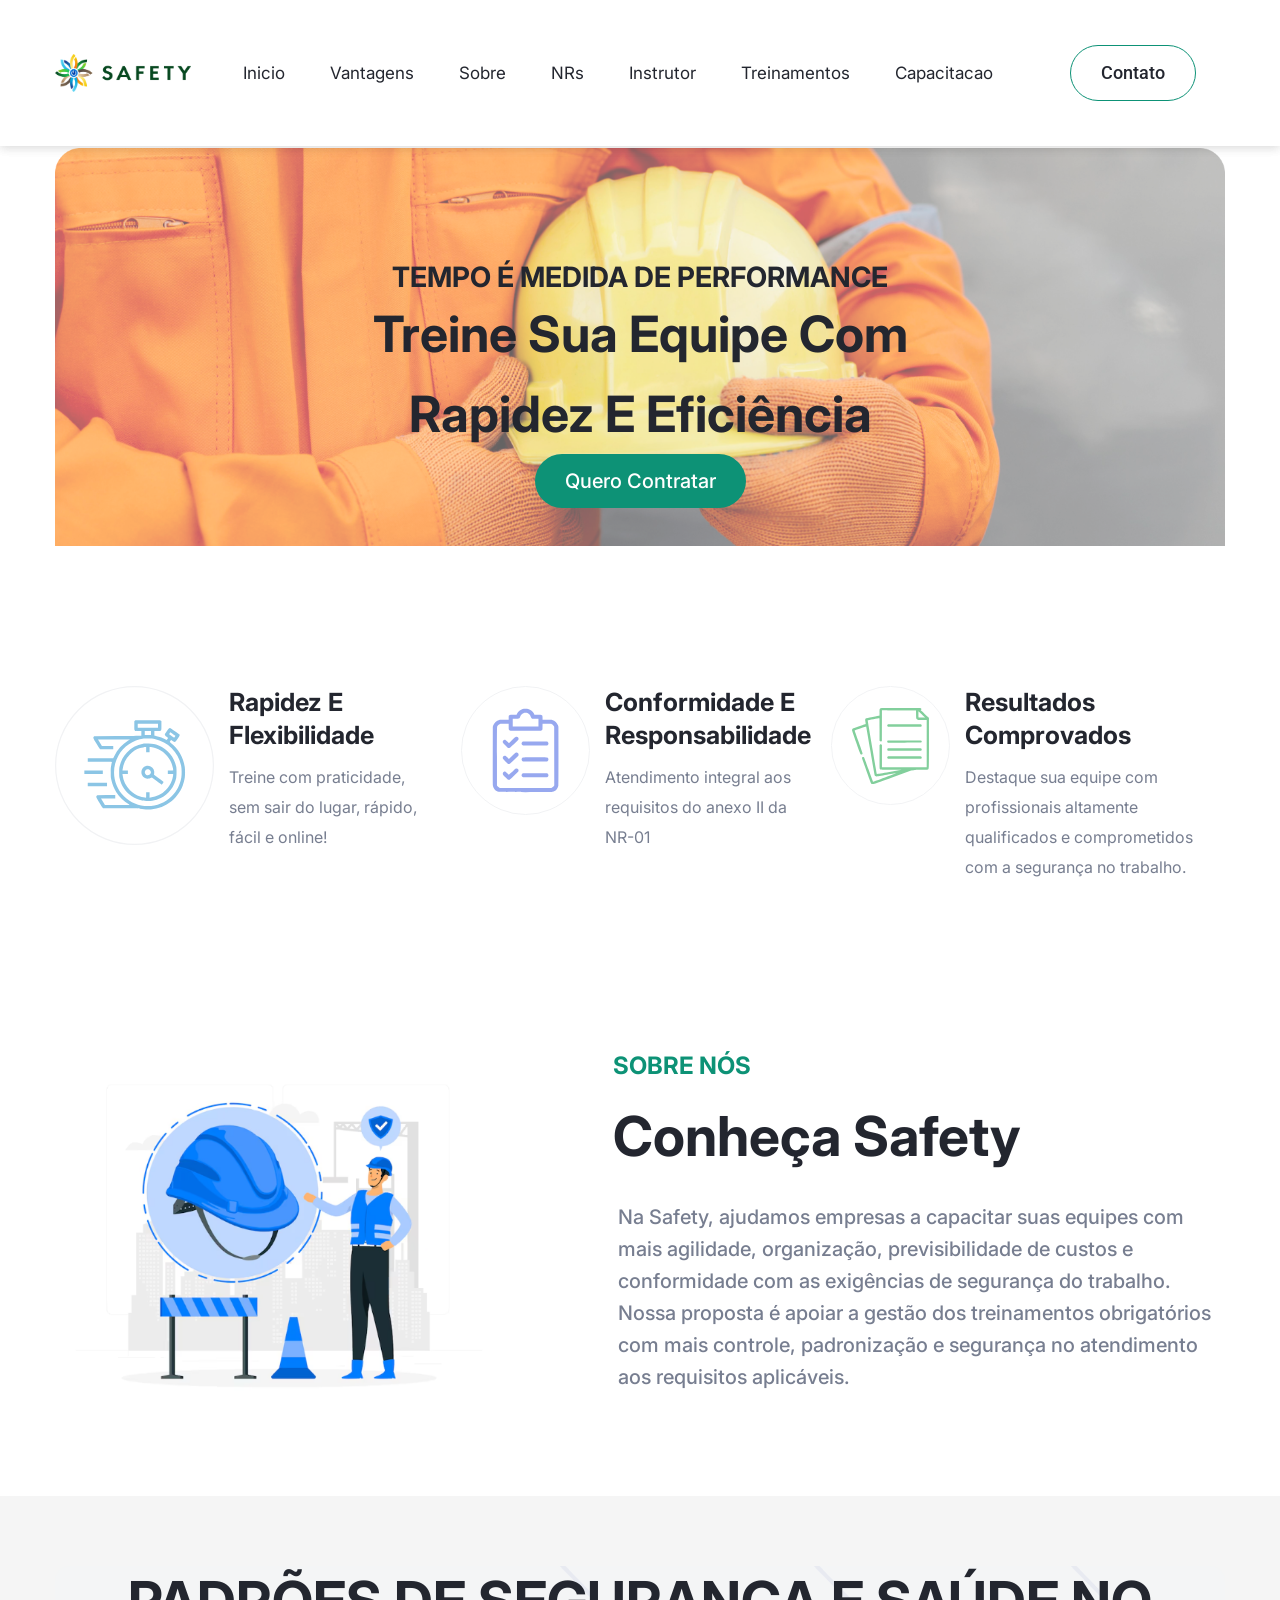
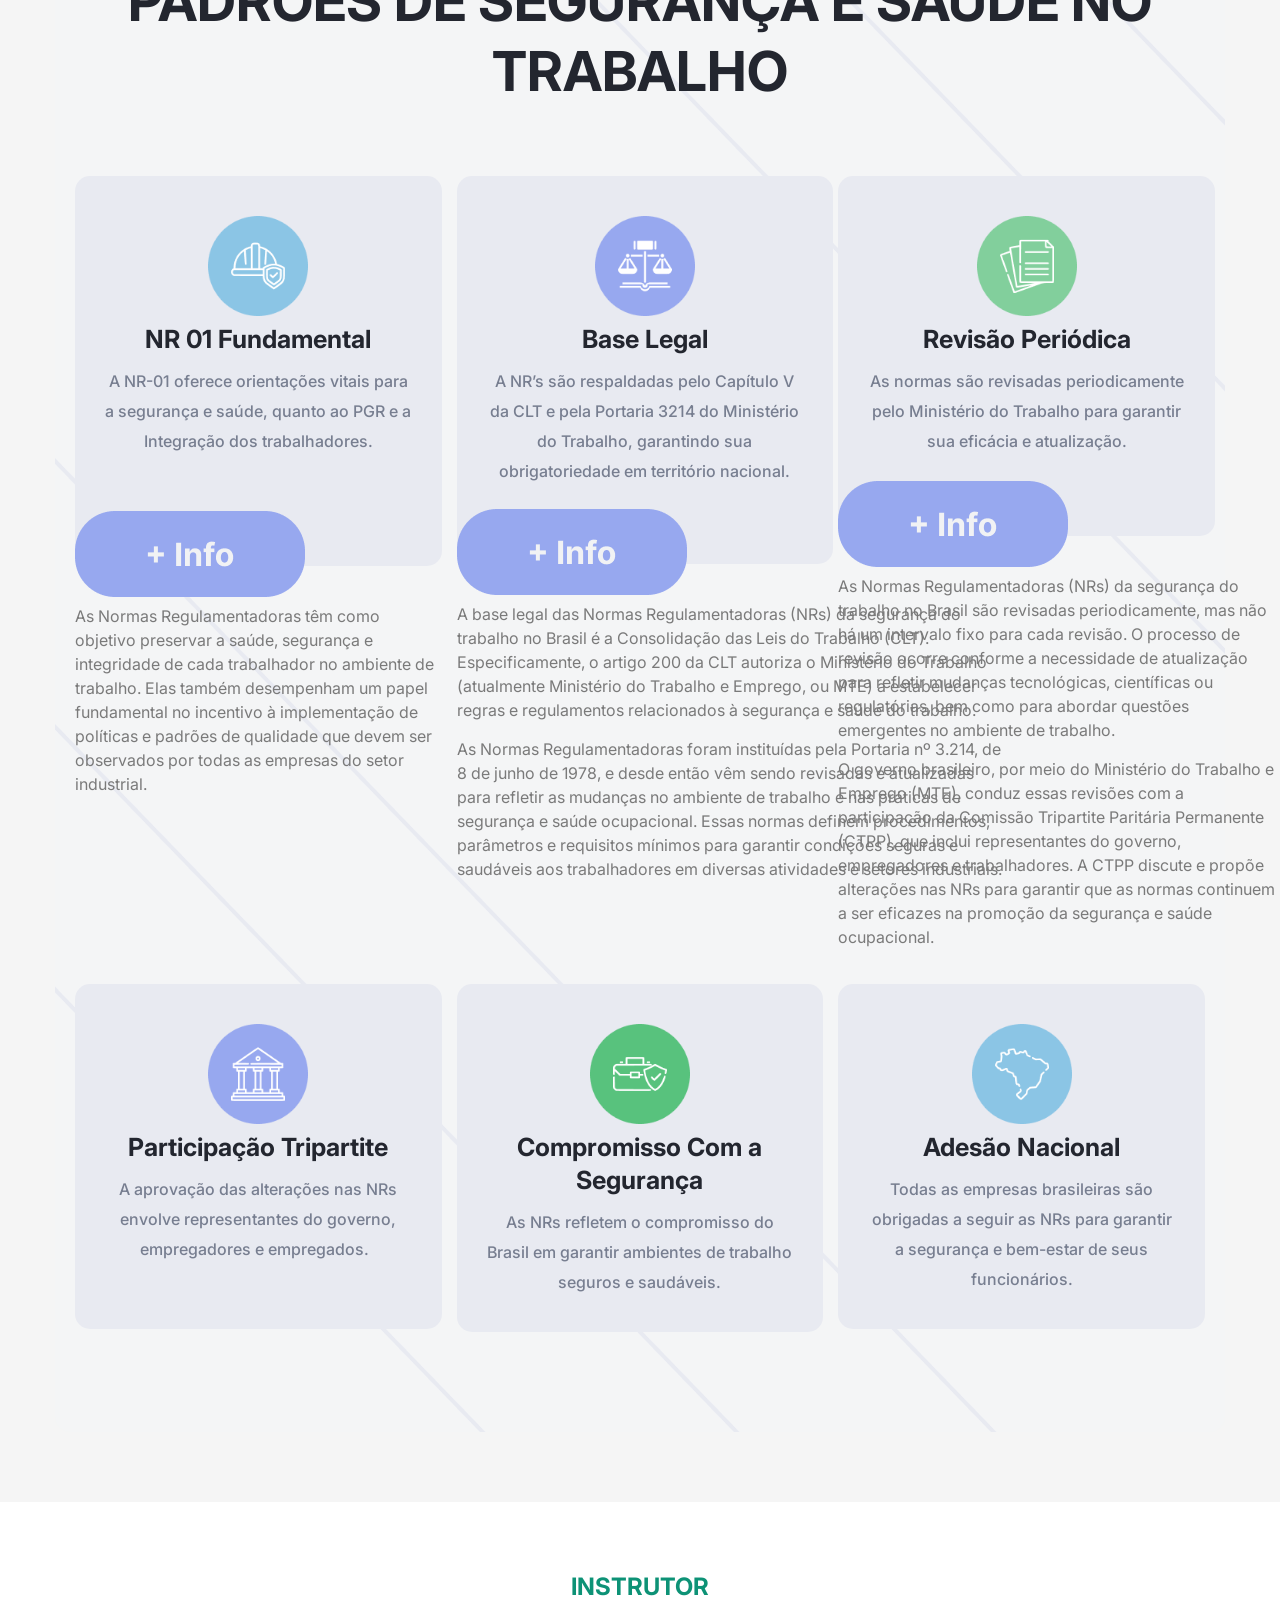
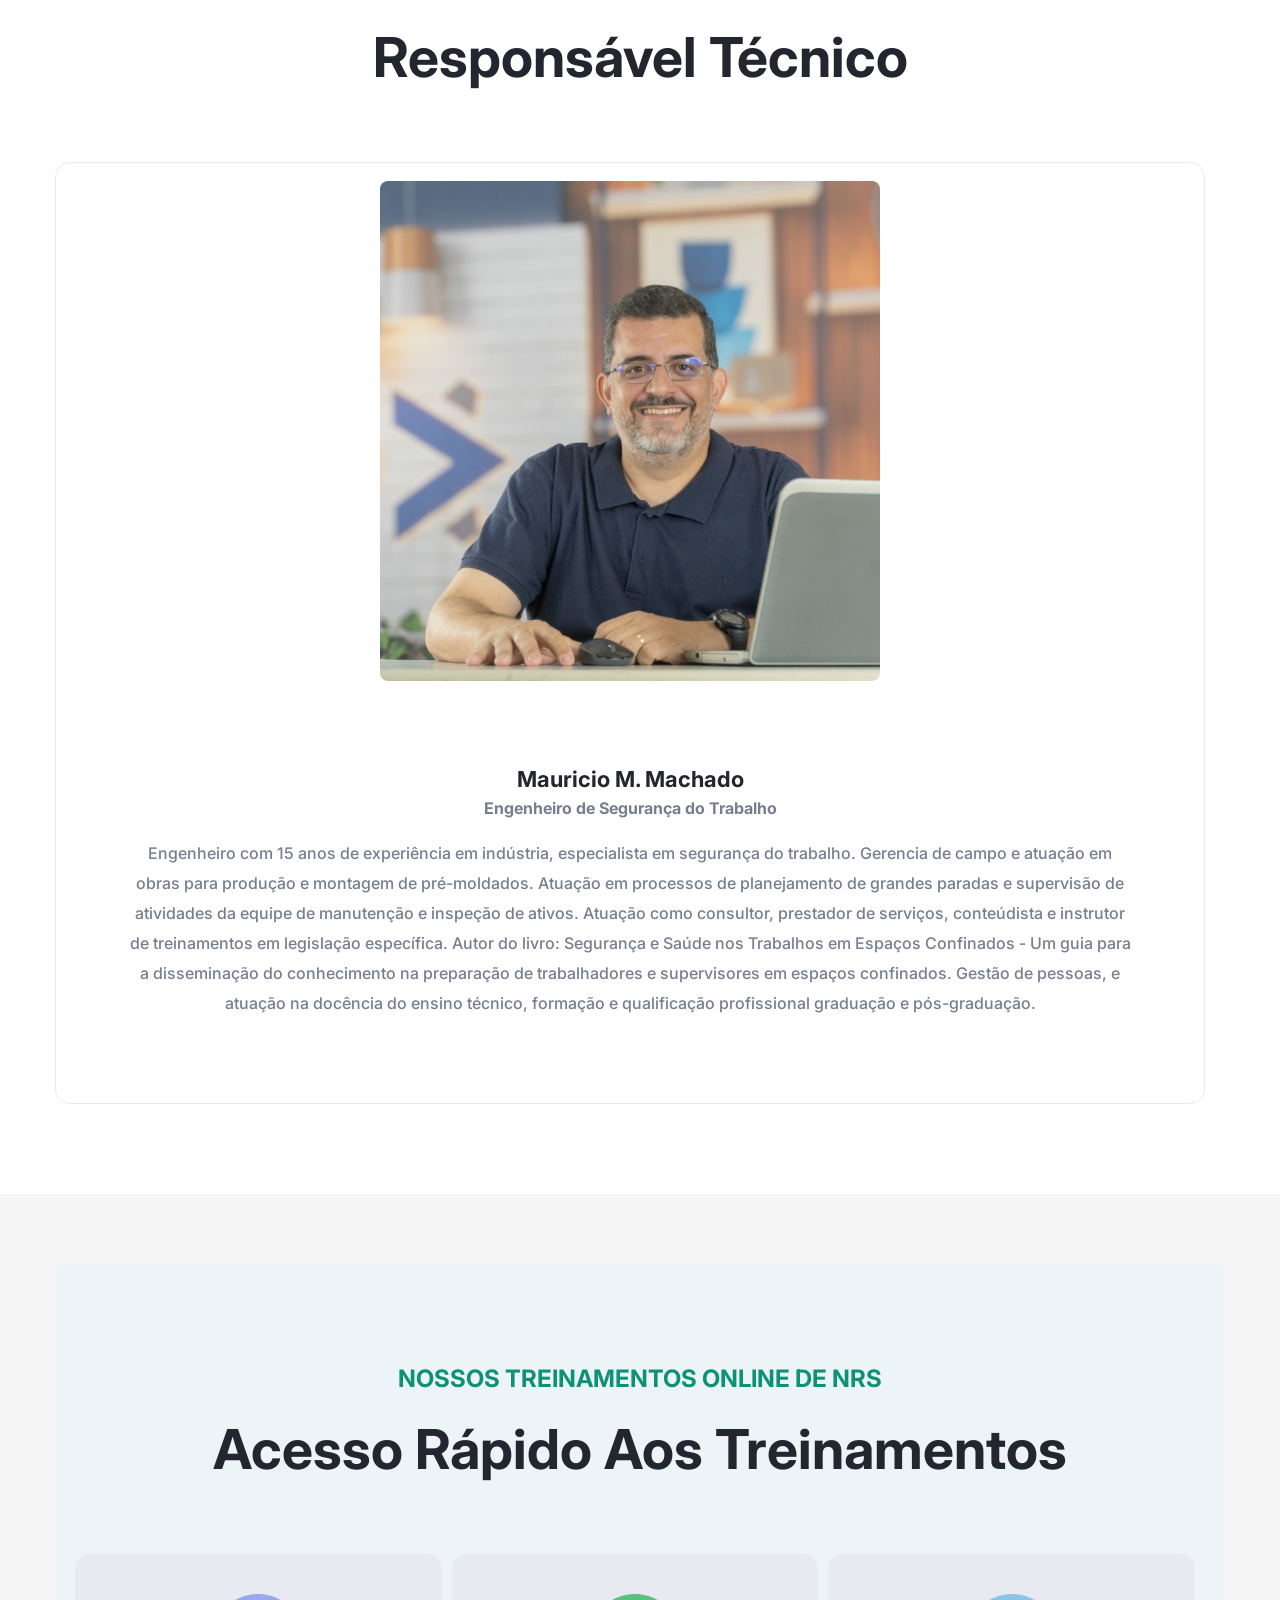
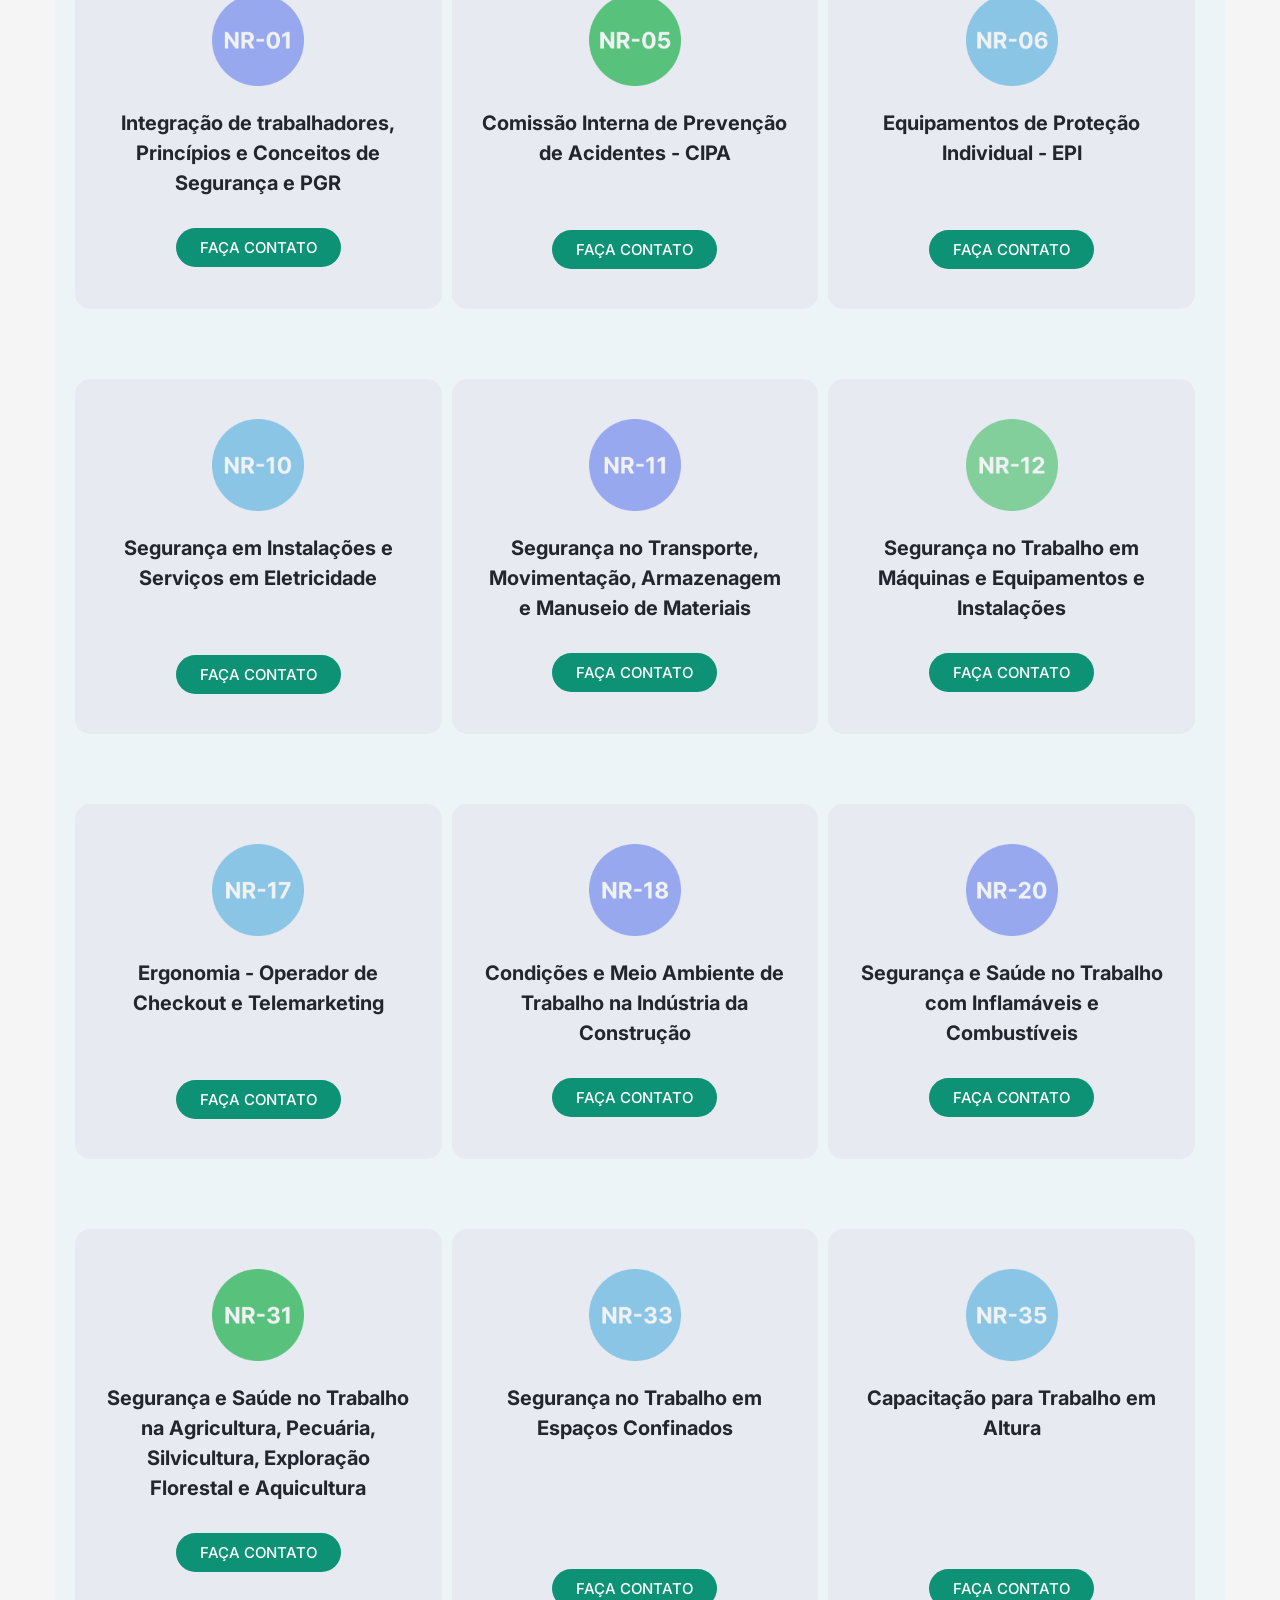
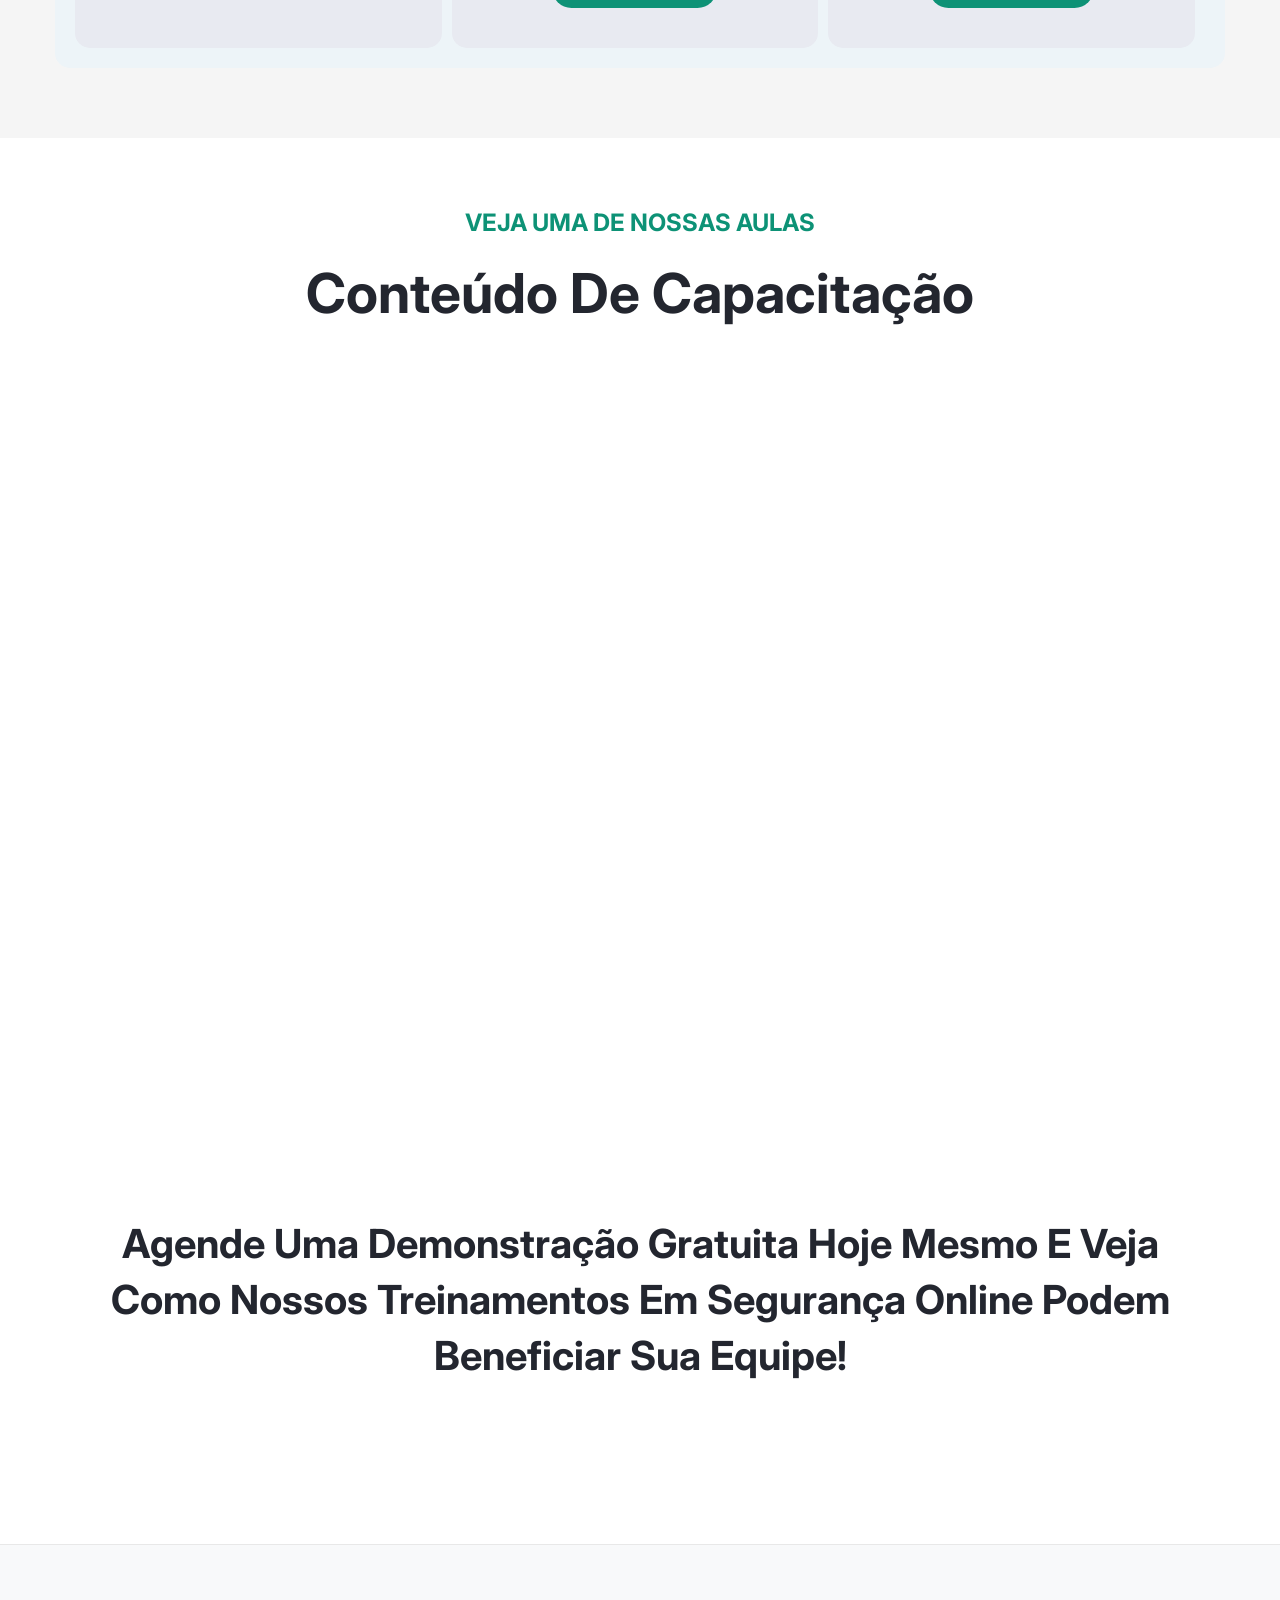
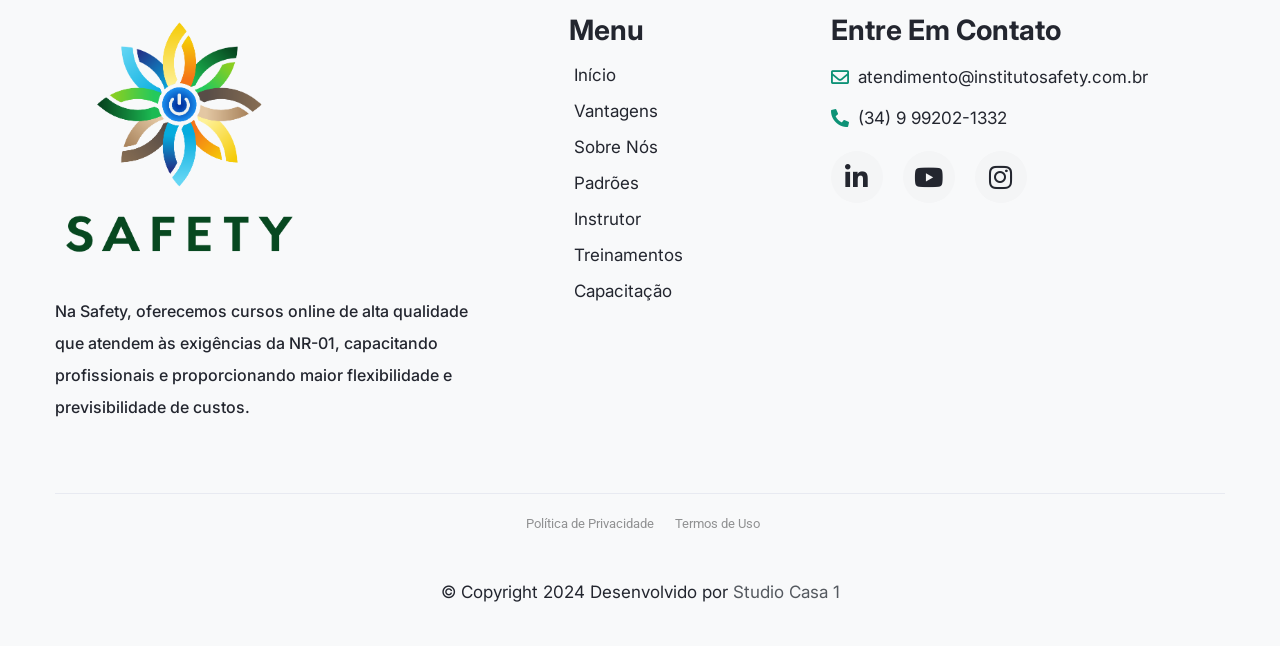
<file: index.html>
<!DOCTYPE html>
<html lang="pt-BR">
<head>
    <meta charset="UTF-8">
    <meta name="viewport" content="width=device-width, initial-scale=1.0">
    <title>Instituto Safety - Treinamentos Online de Segurança do Trabalho</title>
    <meta name="description" content="Instituto Safety - Treinamentos online de segurança do trabalho. Treine com praticidade, sem sair do lugar, rápido, fácil e online!">
    
    <!-- Favicon -->
    <link rel="icon" type="image/png" href="./instituto-safety-static/assets/images/cropped-logo-mauricio-16-32x32.png" sizes="32x32">
    <link rel="icon" type="image/png" href="./instituto-safety-static/assets/images/cropped-logo-mauricio-16-192x192.png" sizes="192x192">
    <link rel="apple-touch-icon" href="./instituto-safety-static/assets/images/cropped-logo-mauricio-16-180x180.png">
    
    <!-- Google Fonts -->
    <link rel="preconnect" href="https://fonts.googleapis.com">
    <link rel="preconnect" href="https://fonts.gstatic.com" crossorigin>
    <link href="https://fonts.googleapis.com/css2?family=Roboto:ital,wght@0,100;0,300;0,400;0,500;0,600;0,700;0,800;0,900;1,100;1,300;1,400;1,500;1,700;1,900&family=Roboto+Slab:wght@100;200;300;400;500;600;700;800;900&family=Inter:wght@100;200;300;400;500;600;700;800;900&display=swap" rel="stylesheet">
    
    <!-- Font Awesome -->
    <link rel="stylesheet" href="./instituto-safety-static/assets/css/font-awesome.min.css">
    <link rel="stylesheet" href="./instituto-safety-static/assets/css/fa-brands.min.css">
    <link rel="stylesheet" href="./instituto-safety-static/assets/css/fa-solid.min.css">
    
    <!-- Elementor Icons -->
    <link rel="stylesheet" href="./instituto-safety-static/assets/css/elementor-icons.min.css">
    
    <!-- Estilos Principais -->
     <link rel="stylesheet" href="./instituto-safety-static/assets/css/global-styles.css">
    <link rel="stylesheet" href="./instituto-safety-static/assets/css/global-styles.css">
    <link rel="stylesheet" href="./instituto-safety-static/assets/css/elementor-styles.css">
    <link rel="stylesheet" href="./instituto-safety-static/assets/css/theme.css">
    <link rel="stylesheet" href="./instituto-safety-static/assets/css/custom.css">
    
    <!-- CSS inline para imagens de background do slider -->
    <style>
    .elementor-repeater-item-507a87b .swiper-slide-bg {
        background-image: url('assets/images/safety-nr1-curso-1-1.png');
        background-size: cover;
        background-position: center;
        position: absolute;
        width: 100%;
        height: 100%;
        top: 0;
        left: 0;
    }
    .elementor-repeater-item-507a87b .elementor-background-overlay {
        background-color: rgba(255,255,255,0.388);
    }
    .elementor-repeater-item-6373196 .swiper-slide-bg {
        background-image: url('./instituto-safety-static/assets/images/serious-man-looking-laptop-scaled.jpg');
        background-size: cover;
        background-position: center;
        position: absolute;
        width: 100%;
        height: 100%;
        top: 0;
        left: 0;
    }
    .elementor-repeater-item-6373196 .elementor-background-overlay {
        background-color: rgba(255,255,255,0.388);
    }
    .elementor-repeater-item-233dd80 .swiper-slide-bg {
        background-image: url('./instituto-safety-static/assets/images/men-warehouse-working-laptop-scaled.jpg');
        background-size: cover;
        background-position: center;
        position: absolute;
        width: 100%;
        height: 100%;
        top: 0;
        left: 0;
    }
    .elementor-repeater-item-233dd80 .elementor-background-overlay {
        background-color: rgba(255,255,255,0.388);
    }
    /* Slider container */
    .elementor-widget-slides .elementor-main-swiper {
        height: 400px;
    }
    .elementor-widget-slides .swiper-slide {
        position: relative;
        overflow: hidden;
    }
    .elementor-widget-slides .swiper-slide-inner {
        position: absolute;
        width: 100%;
        height: 100%;
        display: flex;
        align-items: center;
        justify-content: center;
        z-index: 2;
    }
    .elementor-widget-slides .swiper-slide-contents {
        text-align: center;
        padding: 20px;
    }
    .elementor-widget-slides .elementor-background-overlay {
        position: absolute;
        width: 100%;
        height: 100%;
        top: 0;
        left: 0;
        z-index: 1;
    }
    </style>
    
    <!-- Swiper CSS -->
    <link rel="stylesheet" href="./instituto-safety-static/assets/css/swiper.min.css">
    <link rel="stylesheet" href="./instituto-safety-static/assets/css/e-swiper.min.css">
    
    <!-- Elementor Frontend CSS -->
    <link rel="stylesheet" href="./instituto-safety-static/assets/css/elementor-frontend.min.css">
    <link rel="stylesheet" href="./instituto-safety-static/assets/css/widget-heading.min.css">
    <link rel="stylesheet" href="./instituto-safety-static/assets/css/widget-icon-list.min.css">
    <link rel="stylesheet" href="./instituto-safety-static/assets/css/widget-image-box.min.css">
    <link rel="stylesheet" href="./instituto-safety-static/assets/css/widget-image.min.css">
    <link rel="stylesheet" href="./instituto-safety-static/assets/css/widget-social-icons.min.css">
    <link rel="stylesheet" href="./instituto-safety-static/assets/css/widget-text-editor.min.css">
    <link rel="stylesheet" href="./instituto-safety-static/assets/css/widget-video.min.css">
</head>
<body class="elementor-default elementor-kit-7 elementor-page">

<div class="elementor elementor-69 elementor-location-header" data-elementor-id="69" data-elementor-post-type="elementor_library" data-elementor-type="header">
<section class="elementor-section elementor-top-section elementor-element elementor-element-19575c2 elementor-section-content-middle elementor-section-boxed elementor-section-height-default elementor-section-height-default" data-element_type="section" data-id="19575c2" data-particle-mobile-disabled="false" data-particle_enable="false" data-settings='{"jet_parallax_layout_list":[],"background_background":"classic","sticky":"top","_ha_eqh_enable":false,"sticky_on":["desktop","tablet","mobile"],"sticky_offset":0,"sticky_effects_offset":0}' id="header_section">
<div class="elementor-container elementor-column-gap-no">
<div class="elementor-column elementor-col-33 elementor-top-column elementor-element elementor-element-7361179" data-element_type="column" data-id="7361179">
<div class="elementor-widget-wrap elementor-element-populated">
<div class="elementor-element elementor-element-1ea500b1 elementor-widget elementor-widget-image" data-element_type="widget" data-id="1ea500b1" data-widget_type="image.default">
<div class="elementor-widget-container">
<a href="index.html">
<img alt="" class="attachment-full size-full wp-image-332" fetchpriority="high" height="576" sizes="(max-width: 2092px) 100vw, 2092px" src="./instituto-safety-static/assets/images/logo-mauricio-02.png" srcset="./instituto-safety-static/assets/images/logo-mauricio-02.png 2092w, ./instituto-safety-static/assets/images/logo-mauricio-02-300x83.png 300w, ./instituto-safety-static/assets/images/logo-mauricio-02-1024x282.png 1024w, ./instituto-safety-static/assets/images/logo-mauricio-02-768x211.png 768w, ./instituto-safety-static/assets/images/logo-mauricio-02-1536x423.png 1536w, ./instituto-safety-static/assets/images/logo-mauricio-02-2048x564.png 2048w" width="2092"/> </a>
</div>
</div>
</div>
</div>
<div class="elementor-column elementor-col-33 elementor-top-column elementor-element elementor-element-64e4f49d" data-element_type="column" data-id="64e4f49d">
<div class="elementor-widget-wrap elementor-element-populated">
<div class="elementor-element elementor-element-7ede5c36 eael_simple_menu_hamburger_disable_selected_menu_hide elementor-widget__width-initial eael-simple-menu-hamburger-align-right eael-hamburger--tablet ha-has-bg-overlay elementor-widget elementor-widget-eael-simple-menu" data-element_type="widget" data-id="7ede5c36" data-widget_type="eael-simple-menu.default">
<div class="elementor-widget-container">
<style>
                        @media screen and (max-width: 1024px) {
                            .eael-hamburger--tablet {
                                .eael-simple-menu-horizontal,
                                .eael-simple-menu-vertical {
                                    display: none;
                                }
                            }
                            .eael-hamburger--tablet {
                                .eael-simple-menu-container .eael-simple-menu-toggle {
                                    display: block;
                                }
                            }
                        }
                    </style> <div class="eael-simple-menu-container eael-simple-menu-align-center eael-simple-menu--stretch eael-simple-menu-dropdown-align-left preset-1" data-dropdown-indicator-icon='&lt;i class="fas fa-angle-down"&gt;&lt;/i&gt;' data-hamburger-breakpoints='{"mobile":"Dispositivos m\u00f3veis no modo retrato (&gt; 767px)","tablet":"Tablet no modo retrato (&gt; 1024px)","desktop":"Desktop (&gt; 2400px)","none":"Nenhum"}' data-hamburger-device="tablet" data-hamburger-icon='&lt;i aria-hidden="true" class="fas fa-bars"&gt;&lt;/i&gt;' data-indicator-icon='&lt;i aria-hidden="true" class="fas fa-angle-down"&gt;&lt;/i&gt;'>
<ul class="eael-simple-menu eael-simple-menu-dropdown-animate-to-top eael-simple-menu-indicator eael-hamburger-left eael-simple-menu-horizontal" id="menu-menu"><li class="menu-item menu-item-type-custom menu-item-object-custom menu-item-150" id="menu-item-150"><a href="index.html#inicio">Inicio</a></li>
<li class="menu-item menu-item-type-custom menu-item-object-custom menu-item-151" id="menu-item-151"><a href="index.html#vantagens">Vantagens</a></li>
<li class="menu-item menu-item-type-custom menu-item-object-custom menu-item-152" id="menu-item-152"><a href="index.html#sobre">Sobre</a></li>
<li class="menu-item menu-item-type-custom menu-item-object-custom menu-item-241" id="menu-item-241"><a href="index.html#normas">NRs</a></li>
<li class="menu-item menu-item-type-custom menu-item-object-custom menu-item-242" id="menu-item-242"><a href="index.html#instrutor">Instrutor</a></li>
<li class="menu-item menu-item-type-custom menu-item-object-custom menu-item-243" id="menu-item-243"><a href="index.html#treinamentos">Treinamentos</a></li>
<li class="menu-item menu-item-type-custom menu-item-object-custom menu-item-244" id="menu-item-244"><a href="index.html#capacitacao">Capacitacao</a></li>
</ul> <button class="eael-simple-menu-toggle">
<span class="sr-only">Menu de alternância de hambúrguer</span>
<i aria-hidden="true" class="fas fa-bars"></i> </button>
</div>
</div>
</div>
</div>
</div>
<div class="elementor-column elementor-col-33 elementor-top-column elementor-element elementor-element-18279f11" data-element_type="column" data-id="18279f11">
<div class="elementor-widget-wrap elementor-element-populated">
<div class="elementor-element elementor-element-710ec45 elementor-tablet-align-right elementor-align-center elementor-widget__width-initial elementor-widget elementor-widget-button" data-element_type="widget" data-id="710ec45" data-widget_type="button.default">
<div class="elementor-widget-container">
<div class="elementor-button-wrapper">
<a class="elementor-button elementor-button-link elementor-size-md" href="https://api.whatsapp.com/send?phone=5534992021332" target="_blank">
<span class="elementor-button-content-wrapper">
<span class="elementor-button-text">contato</span>
</span>
</a>
</div>
</div>
</div>
</div>
</div>
</div>
</section>
</div><main class="site-main"><div class="elementor elementor-440" data-elementor-id="440" data-elementor-post-type="page" data-elementor-type="wp-page">
<section class="elementor-section elementor-top-section elementor-element elementor-element-019b3e0 elementor-section-boxed elementor-section-height-default elementor-section-height-default" data-element_type="section" data-id="019b3e0" data-particle-mobile-disabled="false" data-particle_enable="false" data-settings='{"jet_parallax_layout_list":[],"_ha_eqh_enable":false}'>
<div class="elementor-container elementor-column-gap-no">
<div class="elementor-column elementor-col-100 elementor-top-column elementor-element elementor-element-6575c23" data-element_type="column" data-id="6575c23">
<div class="elementor-widget-wrap elementor-element-populated">
<div class="elementor-element elementor-element-4606b4c elementor--h-position-center elementor--v-position-middle elementor-pagination-position-inside elementor-widget elementor-widget-slides" data-element_type="widget" data-id="4606b4c" data-settings='{"navigation":"dots","autoplay_speed":20000,"transition":"fade","transition_speed":1200,"autoplay":"yes","pause_on_hover":"yes","pause_on_interaction":"yes","infinite":"yes"}' data-widget_type="slides.default">
<div class="elementor-widget-container">
<div class="elementor-swiper">
<div class="elementor-slides-wrapper elementor-main-swiper swiper" data-animation="fadeInRight" dir="ltr">
<div class="swiper-wrapper elementor-slides">
<div class="elementor-repeater-item-507a87b swiper-slide"><div class="swiper-slide-bg" role="img"></div><div class="elementor-background-overlay"></div><div class="swiper-slide-inner"><div class="swiper-slide-contents"><div class="elementor-slide-heading">Tempo é medida de performance</div><div class="elementor-slide-description">Treine sua equipe com rapidez e eficiência </div><a class="elementor-button elementor-slide-button elementor-size-md" href="https://api.whatsapp.com/send?phone=5534992021332" rel="noopener" target="_blank">quero contratar</a></div></div></div><div class="elementor-repeater-item-6373196 swiper-slide"><div class="swiper-slide-bg" role="img"></div><div class="elementor-background-overlay"></div><div class="swiper-slide-inner"><div class="swiper-slide-contents"><div class="elementor-slide-heading">Acesso rápido e flexível</div><div class="elementor-slide-description">Treinamentos em Segurança do Trabalho</div><a class="elementor-button elementor-slide-button elementor-size-md" href="https://api.whatsapp.com/send?phone=5534992021332" rel="noopener" target="_blank">quero contratar</a></div></div></div><div class="elementor-repeater-item-233dd80 swiper-slide"><div class="swiper-slide-bg" role="img"></div><div class="elementor-background-overlay"></div><div class="swiper-slide-inner"><div class="swiper-slide-contents"><div class="elementor-slide-heading">Capacitação Profissional em Segurança do Trabalho</div><div class="elementor-slide-description">Cursos Online para um Ambiente Mais Seguro
</div><a class="elementor-button elementor-slide-button elementor-size-md" href="https://api.whatsapp.com/send?phone=5534992021332" rel="noopener" target="_blank">Quero contratar</a></div></div></div> </div>
<div class="swiper-pagination"></div>
</div>
</div>
</div>
</div>
</div>
</div>
</div>
</section>
<section class="elementor-section elementor-top-section elementor-element elementor-element-9d8ff0c elementor-section-boxed elementor-section-height-default elementor-section-height-default" data-element_type="section" data-id="9d8ff0c" data-particle-mobile-disabled="false" data-particle_enable="false" data-settings='{"jet_parallax_layout_list":[],"_ha_eqh_enable":false}'>
<div class="elementor-container elementor-column-gap-no">
<div class="elementor-column elementor-col-33 elementor-top-column elementor-element elementor-element-5099191" data-element_type="column" data-id="5099191">
<div class="elementor-widget-wrap elementor-element-populated">
<div class="elementor-element elementor-element-6e83484 animated-slow eael-infobox-shape-square eael-infobox-hover-img-shape-square elementor-invisible elementor-widget elementor-widget-eael-info-box" data-element_type="widget" data-id="6e83484" data-settings='{"_animation":"fadeInUp","_animation_delay":300}' data-widget_type="eael-info-box.default">
<div class="elementor-widget-container">
<div class="eael-infobox icon-on-left">
<div class="infobox-icon">
<img alt="" class="" decoding="async" src="./instituto-safety-static/assets/images/Frame-23.svg"/>
</div>
<div class="infobox-content">
<h2 class="title">Rapidez e Flexibilidade</h2>
<p><span style="font-weight: 400;">Treine com praticidade, sem sair do lugar, rápido, fácil e online!</span></p> </div>
</div>
</div>
</div>
</div>
</div>
<div class="elementor-column elementor-col-33 elementor-top-column elementor-element elementor-element-1edfb40" data-element_type="column" data-id="1edfb40">
<div class="elementor-widget-wrap elementor-element-populated">
<div class="elementor-element elementor-element-4971fcb animated-slow eael-infobox-shape-square eael-infobox-hover-img-shape-square elementor-invisible elementor-widget elementor-widget-eael-info-box" data-element_type="widget" data-id="4971fcb" data-settings='{"_animation":"fadeInUp","_animation_delay":600}' data-widget_type="eael-info-box.default">
<div class="elementor-widget-container">
<div class="eael-infobox icon-on-left">
<div class="infobox-icon">
<img alt="" class="" decoding="async" src="./instituto-safety-static/assets/images/Frame-24.svg"/>
</div>
<div class="infobox-content">
<h2 class="title">Conformidade E Responsabilidade</h2>
<p><span style="font-weight: 400;">Atendimento integral aos requisitos do anexo II da NR-01</span></p> </div>
</div>
</div>
</div>
</div>
</div>
<div class="elementor-column elementor-col-33 elementor-top-column elementor-element elementor-element-45c1a7e" data-element_type="column" data-id="45c1a7e">
<div class="elementor-widget-wrap elementor-element-populated">
<div class="elementor-element elementor-element-7228482 animated-slow eael-infobox-shape-square eael-infobox-hover-img-shape-square elementor-invisible elementor-widget elementor-widget-eael-info-box" data-element_type="widget" data-id="7228482" data-settings='{"_animation":"fadeInUp","_animation_delay":900}' data-widget_type="eael-info-box.default">
<div class="elementor-widget-container">
<div class="eael-infobox icon-on-left">
<div class="infobox-icon">
<img alt="" class="" decoding="async" src="./instituto-safety-static/assets/images/Frame-9.svg"/>
</div>
<div class="infobox-content">
<h2 class="title">Resultados Comprovados</h2>
<p><span style="font-weight: 400;">Destaque sua equipe com profissionais altamente qualificados e comprometidos com a segurança no trabalho.</span></p> </div>
</div>
</div>
</div>
</div>
</div>
</div>
</section>
<section class="elementor-section elementor-top-section elementor-element elementor-element-a8ec789 elementor-section-content-middle elementor-section-boxed elementor-section-height-default elementor-section-height-default" data-element_type="section" data-id="a8ec789" data-particle-mobile-disabled="false" data-particle_enable="false" data-settings='{"jet_parallax_layout_list":[],"_ha_eqh_enable":false}'>
<div class="elementor-container elementor-column-gap-no">
<div class="elementor-column elementor-col-50 elementor-top-column elementor-element elementor-element-2e918b3" data-element_type="column" data-id="2e918b3">
<div class="elementor-widget-wrap elementor-element-populated">
<div class="elementor-element elementor-element-6e1130d elementor-widget elementor-widget-image" data-element_type="widget" data-id="6e1130d" data-widget_type="image.default">
<div class="elementor-widget-container">
<img alt="" class="attachment-large size-large wp-image-109" decoding="async" height="524" sizes="(max-width: 630px) 100vw, 630px" src="./instituto-safety-static/assets/images/Captura-de-tela-2024-03-26-144042.png" srcset="./instituto-safety-static/assets/images/Captura-de-tela-2024-03-26-144042.png 630w, assets/images/Captura-de-tela-2024-03-26-144042-300x250.png 300w" width="630"> </img></div>
</div>
</div>
</div>
<div class="elementor-column elementor-col-50 elementor-top-column elementor-element elementor-element-521a79e" data-element_type="column" data-id="521a79e">
<div class="elementor-widget-wrap elementor-element-populated">
<div class="elementor-element elementor-element-a1b6814 elementor-widget elementor-widget-heading" data-element_type="widget" data-id="a1b6814" data-widget_type="heading.default">
<div class="elementor-widget-container">
<h6 class="elementor-heading-title elementor-size-default">Sobre nós</h6> </div>
</div>
<div class="elementor-element elementor-element-6b5eb5c elementor-widget elementor-widget-heading" data-element_type="widget" data-id="6b5eb5c" data-widget_type="heading.default">
<div class="elementor-widget-container">
<h2 class="elementor-heading-title elementor-size-default">Conheça Safety </h2> </div>
</div>
<div class="elementor-element elementor-element-406fb8e elementor-widget__width-initial elementor-widget elementor-widget-heading" data-element_type="widget" data-id="406fb8e" data-widget_type="heading.default">
<div class="elementor-widget-container">
<p class="elementor-heading-title elementor-size-default">Na Safety, ajudamos empresas a capacitar suas equipes com mais agilidade, organização, previsibilidade de custos e conformidade com as exigências de segurança do trabalho. Nossa proposta é apoiar a gestão dos treinamentos obrigatórios com mais controle, padronização e segurança no atendimento aos requisitos aplicáveis.</p> </div>
</div>
</div>
</div>
</div>
</section>
<section class="elementor-section elementor-top-section elementor-element elementor-element-ded125a elementor-section-boxed elementor-section-height-default elementor-section-height-default" data-element_type="section" data-id="ded125a" data-particle-mobile-disabled="false" data-particle_enable="false" data-settings='{"jet_parallax_layout_list":[],"_ha_eqh_enable":false}'>
<div class="elementor-container elementor-column-gap-no">
<div class="elementor-column elementor-col-100 elementor-top-column elementor-element elementor-element-b8635ea" data-element_type="column" data-id="b8635ea" data-settings='{"background_background":"classic"}'>
<div class="elementor-widget-wrap elementor-element-populated">
<div class="elementor-element elementor-element-b78488e elementor-widget elementor-widget-heading" data-element_type="widget" data-id="b78488e" data-widget_type="heading.default">
<div class="elementor-widget-container">
<h2 class="elementor-heading-title elementor-size-default"> Padrões de Segurança e Saúde no Trabalho</h2> </div>
</div>
<section class="elementor-section elementor-inner-section elementor-element elementor-element-f8bd6a5 elementor-section-full_width elementor-section-height-default elementor-section-height-default" data-element_type="section" data-id="f8bd6a5" data-particle-mobile-disabled="false" data-particle_enable="false" data-settings='{"jet_parallax_layout_list":[],"_ha_eqh_enable":"yes","_ha_eqh_widget":["eael-info-box"],"_ha_eqh_to":"widget","_ha_eqh_disable_on_tablet":"no","_ha_eqh_disable_on_mobile":"yes"}'>
<div class="elementor-container elementor-column-gap-no">
<div class="elementor-column elementor-col-33 elementor-inner-column elementor-element elementor-element-62105fc" data-element_type="column" data-id="62105fc">
<div class="elementor-widget-wrap elementor-element-populated">
<div class="elementor-element elementor-element-d4216d5 animated-slow eael-infobox-content-align--center eael-infobox-shape-square eael-infobox-hover-img-shape-square ha-has-bg-overlay elementor-invisible elementor-widget elementor-widget-eael-info-box" data-element_type="widget" data-id="d4216d5" data-settings='{"_animation":"fadeInUp","_animation_delay":300}' data-widget_type="eael-info-box.default">
<div class="elementor-widget-container">
<div class="eael-infobox">
<div class="infobox-icon">
<img alt="" class="" decoding="async" src="./instituto-safety-static/assets/images/nr01-safety-01.png"/>
</div>
<div class="infobox-content">
<h2 class="title">NR 01 Fundamental</h2>
<p>A NR-01 oferece orientações vitais para a segurança e saúde, quanto ao PGR e a Integração dos trabalhadores.</p><p> </p> </div>
</div>
</div>
</div>
<div class="elementor-element elementor-element-0cb07b3 elementor-invisible elementor-widget elementor-widget-hotspot" data-element_type="widget" data-id="0cb07b3" data-settings='{"hotspot":[{"_id":"d209bcf","hotspot_custom_size":"yes","hotspot_width":{"unit":"px","size":300,"sizes":[]},"hotspot_height":{"unit":"px","size":500,"sizes":[]},"hotspot_tooltip_content":"&lt;p&gt;&lt;span style=\"font-weight: 400;\"&gt;As Normas Regulamentadoras t\u00eam como objetivo preservar a sa\u00fade, seguran\u00e7a e integridade de cada trabalhador no ambiente de trabalho. Elas tamb\u00e9m desempenham um papel fundamental no incentivo \u00e0 implementa\u00e7\u00e3o de pol\u00edticas e padr\u00f5es de qualidade que devem ser observados por todas as empresas do setor industrial.&lt;\/span&gt;&lt;\/p&gt;","hotspot_offset_x":{"unit":"%","size":88,"sizes":[]},"hotspot_offset_y":{"unit":"%","size":54,"sizes":[]},"hotspot_tooltip_position":"yes","hotspot_position":"top","hotspot_tooltip_width":{"unit":"px","size":300,"sizes":[]},"hotspot_tooltip_text_wrap":"yes","hotspot_label":"","hotspot_link":{"url":"","is_external":"","nofollow":"","custom_attributes":""},"hotspot_icon":{"value":"","library":""},"hotspot_icon_position":null,"hotspot_icon_spacing":null,"hotspot_horizontal":"left","hotspot_vertical":"top"}],"_animation":"fadeInUp","tooltip_position":"top","tooltip_trigger":"click","tooltip_animation":"e-hotspot--fade-in-out"}' data-widget_type="hotspot.default">
<div class="elementor-widget-container">
<img alt="" class="attachment-full size-full wp-image-216" decoding="async" height="86" src="./instituto-safety-static/assets/images/info.png" width="230">
<div class="e-hotspot elementor-repeater-item-d209bcf e-hotspot--position-left e-hotspot--position-top e-hotspot--circle">
<div class="e-hotspot__button e-hotspot--soft-beat">
<div class="e-hotspot__outer-circle"></div>
<div class="e-hotspot__inner-circle"></div>
</div>
<div class="e-hotspot__tooltip e-hotspot--tooltip-position e-hotspot--fade-in-out">
<p><span style="font-weight: 400;">As Normas Regulamentadoras têm como objetivo preservar a saúde, segurança e integridade de cada trabalhador no ambiente de trabalho. Elas também desempenham um papel fundamental no incentivo à implementação de políticas e padrões de qualidade que devem ser observados por todas as empresas do setor industrial.</span></p> </div>
</div>
</img></div>
</div>
</div>
</div>
<div class="elementor-column elementor-col-33 elementor-inner-column elementor-element elementor-element-b74e3cf" data-element_type="column" data-id="b74e3cf">
<div class="elementor-widget-wrap elementor-element-populated">
<div class="elementor-element elementor-element-236086e animated-slow eael-infobox-content-align--center eael-infobox-shape-square eael-infobox-hover-img-shape-square ha-has-bg-overlay elementor-invisible elementor-widget elementor-widget-eael-info-box" data-element_type="widget" data-id="236086e" data-settings='{"_animation":"fadeInUp","_animation_delay":600}' data-widget_type="eael-info-box.default">
<div class="elementor-widget-container">
<div class="eael-infobox">
<div class="infobox-icon">
<img alt="" class="" decoding="async" src="./instituto-safety-static/assets/images/nr01-safety-02.png"/>
</div>
<div class="infobox-content">
<h2 class="title">Base Legal</h2>
<p>A NR’s são respaldadas pelo Capítulo V da CLT e pela Portaria 3214 do Ministério do Trabalho, garantindo sua obrigatoriedade em território nacional.</p> </div>
</div>
</div>
</div>
<div class="elementor-element elementor-element-d497e5a elementor-invisible elementor-widget elementor-widget-hotspot" data-element_type="widget" data-id="d497e5a" data-settings='{"hotspot":[{"_id":"d209bcf","hotspot_custom_size":"yes","hotspot_width":{"unit":"px","size":470,"sizes":[]},"hotspot_height":{"unit":"px","size":489,"sizes":[]},"hotspot_tooltip_content":"&lt;p&gt;&lt;span style=\"font-weight: 400;\"&gt;A base legal das Normas Regulamentadoras (NRs) da seguran\u00e7a do trabalho no Brasil \u00e9 a Consolida\u00e7\u00e3o das Leis do Trabalho (CLT). Especificamente, o artigo 200 da CLT autoriza o Minist\u00e9rio do Trabalho (atualmente Minist\u00e9rio do Trabalho e Emprego, ou MTE) a estabelecer regras e regulamentos relacionados \u00e0 seguran\u00e7a e sa\u00fade do trabalho.&lt;\/span&gt;&lt;\/p&gt;&lt;p&gt;&lt;span style=\"font-weight: 400;\"&gt;As Normas Regulamentadoras foram institu\u00eddas pela Portaria n\u00ba 3.214, de 8 de junho de 1978, e desde ent\u00e3o v\u00eam sendo revisadas e atualizadas para refletir as mudan\u00e7as no ambiente de trabalho e nas pr\u00e1ticas de seguran\u00e7a e sa\u00fade ocupacional. Essas normas definem procedimentos, par\u00e2metros e requisitos m\u00ednimos para garantir condi\u00e7\u00f5es seguras e saud\u00e1veis aos trabalhadores em diversas atividades e setores industriais.&lt;\/span&gt;&lt;\/p&gt;","hotspot_offset_x":{"unit":"%","size":88,"sizes":[]},"hotspot_offset_y":{"unit":"%","size":54,"sizes":[]},"hotspot_tooltip_position":"yes","hotspot_position":"top","hotspot_tooltip_width":{"unit":"px","size":550,"sizes":[]},"hotspot_tooltip_text_wrap":"yes","hotspot_label":"","hotspot_link":{"url":"","is_external":"","nofollow":"","custom_attributes":""},"hotspot_icon":{"value":"","library":""},"hotspot_icon_position":null,"hotspot_icon_spacing":null,"hotspot_horizontal":"left","hotspot_vertical":"top"}],"_animation":"fadeInUp","tooltip_position":"top","tooltip_trigger":"click","tooltip_animation":"e-hotspot--fade-in-out"}' data-widget_type="hotspot.default">
<div class="elementor-widget-container">
<img alt="" class="attachment-full size-full wp-image-216" decoding="async" height="86" src="./instituto-safety-static/assets/images/info.png" width="230">
<div class="e-hotspot elementor-repeater-item-d209bcf e-hotspot--position-left e-hotspot--position-top e-hotspot--circle">
<div class="e-hotspot__button e-hotspot--soft-beat">
<div class="e-hotspot__outer-circle"></div>
<div class="e-hotspot__inner-circle"></div>
</div>
<div class="e-hotspot__tooltip e-hotspot--tooltip-position e-hotspot--fade-in-out">
<p><span style="font-weight: 400;">A base legal das Normas Regulamentadoras (NRs) da segurança do trabalho no Brasil é a Consolidação das Leis do Trabalho (CLT). Especificamente, o artigo 200 da CLT autoriza o Ministério do Trabalho (atualmente Ministério do Trabalho e Emprego, ou MTE) a estabelecer regras e regulamentos relacionados à segurança e saúde do trabalho.</span></p><p><span style="font-weight: 400;">As Normas Regulamentadoras foram instituídas pela Portaria nº 3.214, de 8 de junho de 1978, e desde então vêm sendo revisadas e atualizadas para refletir as mudanças no ambiente de trabalho e nas práticas de segurança e saúde ocupacional. Essas normas definem procedimentos, parâmetros e requisitos mínimos para garantir condições seguras e saudáveis aos trabalhadores em diversas atividades e setores industriais.</span></p> </div>
</div>
</img></div>
</div>
</div>
</div>
<div class="elementor-column elementor-col-33 elementor-inner-column elementor-element elementor-element-7e1aa17" data-element_type="column" data-id="7e1aa17">
<div class="elementor-widget-wrap elementor-element-populated">
<div class="elementor-element elementor-element-7d1dba2 animated-slow eael-infobox-content-align--center eael-infobox-shape-square eael-infobox-hover-img-shape-square ha-has-bg-overlay elementor-invisible elementor-widget elementor-widget-eael-info-box" data-element_type="widget" data-id="7d1dba2" data-settings='{"_animation":"fadeInUp","_animation_delay":900}' data-widget_type="eael-info-box.default">
<div class="elementor-widget-container">
<div class="eael-infobox">
<div class="infobox-icon">
<img alt="" class="" decoding="async" src="./instituto-safety-static/assets/images/nr01-safety-03.png"/>
</div>
<div class="infobox-content">
<h2 class="title">Revisão Periódica</h2>
<p>As normas são revisadas periodicamente pelo Ministério do Trabalho para garantir sua eficácia e atualização.</p><p> </p> </div>
</div>
</div>
</div>
<div class="elementor-element elementor-element-7c37c6f elementor-invisible elementor-widget elementor-widget-hotspot" data-element_type="widget" data-id="7c37c6f" data-settings='{"hotspot":[{"_id":"d209bcf","hotspot_custom_size":"yes","hotspot_width":{"unit":"px","size":300,"sizes":[]},"hotspot_height":{"unit":"px","size":500,"sizes":[]},"hotspot_tooltip_content":"&lt;p&gt;&lt;span style=\"font-weight: 400;\"&gt;As Normas Regulamentadoras (NRs) da seguran\u00e7a do trabalho no Brasil s\u00e3o revisadas periodicamente, mas n\u00e3o h\u00e1 um intervalo fixo para cada revis\u00e3o. O processo de revis\u00e3o ocorre conforme a necessidade de atualiza\u00e7\u00e3o para refletir mudan\u00e7as tecnol\u00f3gicas, cient\u00edficas ou regulat\u00f3rias, bem como para abordar quest\u00f5es emergentes no ambiente de trabalho.&lt;\/span&gt;&lt;\/p&gt;&lt;p&gt;&lt;span style=\"font-weight: 400;\"&gt;O governo brasileiro, por meio do Minist\u00e9rio do Trabalho e Emprego (MTE), conduz essas revis\u00f5es com a participa\u00e7\u00e3o da Comiss\u00e3o Tripartite Parit\u00e1ria Permanente (CTPP), que inclui representantes do governo, empregadores e trabalhadores. A CTPP discute e prop\u00f5e altera\u00e7\u00f5es nas NRs para garantir que as normas continuem a ser eficazes na promo\u00e7\u00e3o da seguran\u00e7a e sa\u00fade ocupacional.&lt;\/span&gt;&lt;\/p&gt;","hotspot_offset_x":{"unit":"%","size":88,"sizes":[]},"hotspot_offset_y":{"unit":"%","size":54,"sizes":[]},"hotspot_tooltip_position":"yes","hotspot_position":"top","hotspot_tooltip_width":{"unit":"px","size":441,"sizes":[]},"hotspot_tooltip_text_wrap":"yes","hotspot_label":"","hotspot_link":{"url":"","is_external":"","nofollow":"","custom_attributes":""},"hotspot_icon":{"value":"","library":""},"hotspot_icon_position":null,"hotspot_icon_spacing":null,"hotspot_horizontal":"left","hotspot_vertical":"top"}],"_animation":"fadeInUp","tooltip_position":"top","tooltip_trigger":"click","tooltip_animation":"e-hotspot--fade-in-out"}' data-widget_type="hotspot.default">
<div class="elementor-widget-container">
<img alt="" class="attachment-full size-full wp-image-216" decoding="async" height="86" src="./instituto-safety-static/assets/images/info.png" width="230">
<div class="e-hotspot elementor-repeater-item-d209bcf e-hotspot--position-left e-hotspot--position-top e-hotspot--circle">
<div class="e-hotspot__button e-hotspot--soft-beat">
<div class="e-hotspot__outer-circle"></div>
<div class="e-hotspot__inner-circle"></div>
</div>
<div class="e-hotspot__tooltip e-hotspot--tooltip-position e-hotspot--fade-in-out">
<p><span style="font-weight: 400;">As Normas Regulamentadoras (NRs) da segurança do trabalho no Brasil são revisadas periodicamente, mas não há um intervalo fixo para cada revisão. O processo de revisão ocorre conforme a necessidade de atualização para refletir mudanças tecnológicas, científicas ou regulatórias, bem como para abordar questões emergentes no ambiente de trabalho.</span></p><p><span style="font-weight: 400;">O governo brasileiro, por meio do Ministério do Trabalho e Emprego (MTE), conduz essas revisões com a participação da Comissão Tripartite Paritária Permanente (CTPP), que inclui representantes do governo, empregadores e trabalhadores. A CTPP discute e propõe alterações nas NRs para garantir que as normas continuem a ser eficazes na promoção da segurança e saúde ocupacional.</span></p> </div>
</div>
</img></div>
</div>
</div>
</div>
</div>
</section>
<section class="elementor-section elementor-inner-section elementor-element elementor-element-7d504ef elementor-section-full_width elementor-section-height-default elementor-section-height-default" data-element_type="section" data-id="7d504ef" data-particle-mobile-disabled="false" data-particle_enable="false" data-settings='{"jet_parallax_layout_list":[],"_ha_eqh_enable":"yes","_ha_eqh_widget":["eael-info-box"],"_ha_eqh_to":"widget","_ha_eqh_disable_on_tablet":"no","_ha_eqh_disable_on_mobile":"yes"}'>
<div class="elementor-container elementor-column-gap-no">
<div class="elementor-column elementor-col-33 elementor-inner-column elementor-element elementor-element-f23157e" data-element_type="column" data-id="f23157e">
<div class="elementor-widget-wrap elementor-element-populated">
<div class="elementor-element elementor-element-a1a10fa animated-slow eael-infobox-content-align--center eael-infobox-shape-square eael-infobox-hover-img-shape-square ha-has-bg-overlay elementor-invisible elementor-widget elementor-widget-eael-info-box" data-element_type="widget" data-id="a1a10fa" data-settings='{"_animation":"fadeInUp","_animation_delay":900}' data-widget_type="eael-info-box.default">
<div class="elementor-widget-container">
<div class="eael-infobox">
<div class="infobox-icon">
<img alt="" class="" decoding="async" src="./instituto-safety-static/assets/images/nr01-safety-04.png"/>
</div>
<div class="infobox-content">
<h2 class="title">Participação Tripartite</h2>
<p>A aprovação das alterações nas NRs envolve representantes do governo, empregadores e empregados.  </p> </div>
</div>
</div>
</div>
</div>
</div>
<div class="elementor-column elementor-col-33 elementor-inner-column elementor-element elementor-element-155c26b" data-element_type="column" data-id="155c26b">
<div class="elementor-widget-wrap elementor-element-populated">
<div class="elementor-element elementor-element-a6418b5 animated-slow eael-infobox-content-align--center eael-infobox-shape-square eael-infobox-hover-img-shape-square ha-has-bg-overlay elementor-invisible elementor-widget elementor-widget-eael-info-box" data-element_type="widget" data-id="a6418b5" data-settings='{"_animation":"fadeInUp","_animation_delay":600}' data-widget_type="eael-info-box.default">
<div class="elementor-widget-container">
<div class="eael-infobox">
<div class="infobox-icon">
<img alt="" class="" decoding="async" src="./instituto-safety-static/assets/images/nr01-safety-05.png"/>
</div>
<div class="infobox-content">
<h2 class="title">Compromisso Com a Segurança</h2>
<p>As NRs refletem o compromisso do Brasil em garantir ambientes de trabalho seguros e saudáveis.</p> </div>
</div>
</div>
</div>
</div>
</div>
<div class="elementor-column elementor-col-33 elementor-inner-column elementor-element elementor-element-2ba384d" data-element_type="column" data-id="2ba384d">
<div class="elementor-widget-wrap elementor-element-populated">
<div class="elementor-element elementor-element-81e563b animated-slow eael-infobox-content-align--center eael-infobox-shape-square eael-infobox-hover-img-shape-square ha-has-bg-overlay elementor-invisible elementor-widget elementor-widget-eael-info-box" data-element_type="widget" data-id="81e563b" data-settings='{"_animation":"fadeInUp","_animation_delay":300}' data-widget_type="eael-info-box.default">
<div class="elementor-widget-container">
<div class="eael-infobox">
<div class="infobox-icon">
<img alt="" class="" decoding="async" src="./instituto-safety-static/assets/images/nr01-safety-06.png"/>
</div>
<div class="infobox-content">
<h2 class="title">Adesão Nacional</h2>
<p>Todas as empresas brasileiras são obrigadas a seguir as NRs para garantir a segurança e bem-estar de seus funcionários.</p> </div>
</div>
</div>
</div>
</div>
</div>
</div>
</section>
</div>
</div>
</div>
</section>
<section class="elementor-section elementor-top-section elementor-element elementor-element-72be869 elementor-section-boxed elementor-section-height-default elementor-section-height-default" data-element_type="section" data-id="72be869" data-particle-mobile-disabled="false" data-particle_enable="false" data-settings='{"jet_parallax_layout_list":[],"_ha_eqh_enable":false}'>
<div class="elementor-container elementor-column-gap-no">
<div class="elementor-column elementor-col-100 elementor-top-column elementor-element elementor-element-1f07457" data-element_type="column" data-id="1f07457">
<div class="elementor-widget-wrap elementor-element-populated">
<div class="elementor-element elementor-element-5430853 elementor-widget elementor-widget-heading" data-element_type="widget" data-id="5430853" data-widget_type="heading.default">
<div class="elementor-widget-container">
<h6 class="elementor-heading-title elementor-size-default">Instrutor</h6> </div>
</div>
<div class="elementor-element elementor-element-b75c74f elementor-widget elementor-widget-heading" data-element_type="widget" data-id="b75c74f" data-widget_type="heading.default">
<div class="elementor-widget-container">
<h2 class="elementor-heading-title elementor-size-default">Responsável técnico</h2> </div>
</div>
<section class="elementor-section elementor-inner-section elementor-element elementor-element-c154393 elementor-section-full_width elementor-section-height-default elementor-section-height-default" data-element_type="section" data-id="c154393" data-particle-mobile-disabled="false" data-particle_enable="false" data-settings='{"jet_parallax_layout_list":[],"_ha_eqh_enable":false}'>
<div class="elementor-container elementor-column-gap-no">
<div class="elementor-column elementor-col-100 elementor-inner-column elementor-element elementor-element-5a3a835" data-element_type="column" data-id="5a3a835">
<div class="elementor-widget-wrap elementor-element-populated">
<div class="elementor-element elementor-element-86369c1 animated-slow eael-infobox-content-align--center eael-infobox-shape-square eael-infobox-hover-img-shape-square elementor-invisible elementor-widget elementor-widget-eael-info-box" data-element_type="widget" data-id="86369c1" data-settings='{"_animation":"fadeInUp","_animation_delay":300}' data-widget_type="eael-info-box.default">
<div class="elementor-widget-container">
<div class="eael-infobox">
<div class="infobox-icon">
<img alt="" class="" decoding="async" src="./instituto-safety-static/assets/images/Mauricio-M-Machado.jpeg"/>
</div>
<div class="infobox-content">
<h2 class="title">Mauricio M. Machado</h2>
<p><strong>Engenheiro de Segurança do Trabalho</strong></p><p>Engenheiro com 15 anos de experiência em indústria, especialista em segurança do trabalho. Gerencia de campo e atuação em obras para produção e montagem de pré-moldados. Atuação em processos de planejamento de grandes paradas e supervisão de atividades da equipe de manutenção e inspeção de ativos. Atuação como consultor, prestador de serviços, conteúdista e instrutor de treinamentos em legislação específica. Autor do livro: Segurança e Saúde nos Trabalhos em Espaços Confinados - Um guia para a disseminação do conhecimento na preparação de trabalhadores e supervisores em espaços confinados. Gestão de pessoas, e atuação na docência do ensino técnico, formação e qualificação profissional graduação e pós-graduação.</p> </div>
</div>
</div>
</div>
</div>
</div>
</div>
</section>
</div>
</div>
</div>
</section>
<section class="elementor-section elementor-top-section elementor-element elementor-element-21733a2 elementor-section-boxed elementor-section-height-default elementor-section-height-default" data-element_type="section" data-id="21733a2" data-particle-mobile-disabled="false" data-particle_enable="false" data-settings='{"jet_parallax_layout_list":[],"_ha_eqh_enable":false}'>
<div class="elementor-container elementor-column-gap-no">
<div class="elementor-column elementor-col-100 elementor-top-column elementor-element elementor-element-a8fff18" data-element_type="column" data-id="a8fff18" data-settings='{"background_background":"classic"}'>
<div class="elementor-widget-wrap elementor-element-populated">
<div class="elementor-element elementor-element-61df7cc elementor-widget elementor-widget-heading" data-element_type="widget" data-id="61df7cc" data-widget_type="heading.default">
<div class="elementor-widget-container">
<h6 class="elementor-heading-title elementor-size-default">Nossos treinamentos online de nrs</h6> </div>
</div>
<div class="elementor-element elementor-element-a97c4c1 elementor-widget elementor-widget-heading" data-element_type="widget" data-id="a97c4c1" data-widget_type="heading.default">
<div class="elementor-widget-container">
<h2 class="elementor-heading-title elementor-size-default">acesso rápido 
aos treinamentos</h2> </div>
</div>
<section class="elementor-section elementor-inner-section elementor-element elementor-element-f7dae8d elementor-section-full_width elementor-section-height-default elementor-section-height-default" data-element_type="section" data-id="f7dae8d" data-particle-mobile-disabled="false" data-particle_enable="false" data-settings='{"jet_parallax_layout_list":[],"_ha_eqh_enable":"yes","_ha_eqh_widget":["eael-info-box"],"_ha_eqh_to":"widget","_ha_eqh_disable_on_tablet":"no","_ha_eqh_disable_on_mobile":"yes"}'>
<div class="elementor-container elementor-column-gap-no">
<div class="elementor-column elementor-col-33 elementor-inner-column elementor-element elementor-element-9363839" data-element_type="column" data-id="9363839" data-settings='{"background_background":"classic"}'>
<div class="elementor-widget-wrap elementor-element-populated">
<div class="elementor-element elementor-element-97ff0ff elementor-position-top elementor-widget elementor-widget-image-box" data-element_type="widget" data-id="97ff0ff" data-widget_type="image-box.default">
<div class="elementor-widget-container">
<div class="elementor-image-box-wrapper"><figure class="elementor-image-box-img"><img alt="" class="attachment-full size-full wp-image-184" decoding="async" height="130" loading="lazy" src="./instituto-safety-static/assets/images/nr-01.png" width="130"/></figure><div class="elementor-image-box-content"><h3 class="elementor-image-box-title">Integração de trabalhadores, Princípios e Conceitos de Segurança e PGR</h3></div></div> </div>
</div>
<div class="elementor-element elementor-element-2375f7c elementor-align-center elementor-widget elementor-widget-button" data-element_type="widget" data-id="2375f7c" data-widget_type="button.default">
<div class="elementor-widget-container">
<div class="elementor-button-wrapper">
<a class="elementor-button elementor-button-link elementor-size-sm" href="https://api.whatsapp.com/send?phone=5534992021332" rel="noopener" target="_blank">
<span class="elementor-button-content-wrapper">
<span class="elementor-button-text">Faça contato</span>
</span>
</a>
</div>
</div>
</div>
</div>
</div>
<div class="elementor-column elementor-col-33 elementor-inner-column elementor-element elementor-element-8d59840" data-element_type="column" data-id="8d59840" data-settings='{"background_background":"classic"}'>
<div class="elementor-widget-wrap elementor-element-populated">
<div class="elementor-element elementor-element-7c08b82 elementor-position-top elementor-widget elementor-widget-image-box" data-element_type="widget" data-id="7c08b82" data-widget_type="image-box.default">
<div class="elementor-widget-container">
<div class="elementor-image-box-wrapper"><figure class="elementor-image-box-img"><img alt="" class="attachment-full size-full wp-image-188" decoding="async" height="130" loading="lazy" src="./instituto-safety-static/assets/images/nr-05.png" width="130"/></figure><div class="elementor-image-box-content"><h3 class="elementor-image-box-title">Comissão Interna de Prevenção de Acidentes - CIPA</h3></div></div> </div>
</div>
<div class="elementor-element elementor-element-d896e41 elementor-align-center elementor-widget elementor-widget-button" data-element_type="widget" data-id="d896e41" data-widget_type="button.default">
<div class="elementor-widget-container">
<div class="elementor-button-wrapper">
<a class="elementor-button elementor-button-link elementor-size-sm" href="https://api.whatsapp.com/send?phone=5534992021332" rel="noopener" target="_blank">
<span class="elementor-button-content-wrapper">
<span class="elementor-button-text">Faça contato</span>
</span>
</a>
</div>
</div>
</div>
</div>
</div>
<div class="elementor-column elementor-col-33 elementor-inner-column elementor-element elementor-element-e6f7514" data-element_type="column" data-id="e6f7514" data-settings='{"background_background":"classic"}'>
<div class="elementor-widget-wrap elementor-element-populated">
<div class="elementor-element elementor-element-5349417 elementor-position-top elementor-widget elementor-widget-image-box" data-element_type="widget" data-id="5349417" data-widget_type="image-box.default">
<div class="elementor-widget-container">
<div class="elementor-image-box-wrapper"><figure class="elementor-image-box-img"><img alt="" class="attachment-full size-full wp-image-189" decoding="async" height="130" loading="lazy" src="./instituto-safety-static/assets/images/Group-3.png" width="130"/></figure><div class="elementor-image-box-content"><h3 class="elementor-image-box-title">Equipamentos de Proteção Individual - EPI</h3></div></div> </div>
</div>
<div class="elementor-element elementor-element-ff9e9f4 elementor-align-center elementor-widget elementor-widget-button" data-element_type="widget" data-id="ff9e9f4" data-widget_type="button.default">
<div class="elementor-widget-container">
<div class="elementor-button-wrapper">
<a class="elementor-button elementor-button-link elementor-size-sm" href="https://api.whatsapp.com/send?phone=5534992021332" rel="noopener" target="_blank">
<span class="elementor-button-content-wrapper">
<span class="elementor-button-text">Faça contato</span>
</span>
</a>
</div>
</div>
</div>
</div>
</div>
</div>
</section>
<section class="elementor-section elementor-inner-section elementor-element elementor-element-5456aea elementor-section-full_width elementor-section-height-default elementor-section-height-default" data-element_type="section" data-id="5456aea" data-particle-mobile-disabled="false" data-particle_enable="false" data-settings='{"jet_parallax_layout_list":[],"_ha_eqh_enable":"yes","_ha_eqh_widget":["eael-info-box"],"_ha_eqh_to":"widget","_ha_eqh_disable_on_tablet":"no","_ha_eqh_disable_on_mobile":"yes"}'>
<div class="elementor-container elementor-column-gap-no">
<div class="elementor-column elementor-col-33 elementor-inner-column elementor-element elementor-element-ea617d6" data-element_type="column" data-id="ea617d6" data-settings='{"background_background":"classic"}'>
<div class="elementor-widget-wrap elementor-element-populated">
<div class="elementor-element elementor-element-9185c60 elementor-position-top elementor-widget elementor-widget-image-box" data-element_type="widget" data-id="9185c60" data-widget_type="image-box.default">
<div class="elementor-widget-container">
<div class="elementor-image-box-wrapper"><figure class="elementor-image-box-img"><img alt="" class="attachment-full size-full wp-image-190" decoding="async" height="130" loading="lazy" src="./instituto-safety-static/assets/images/Group-4.png" width="130"/></figure><div class="elementor-image-box-content"><h3 class="elementor-image-box-title">Segurança em Instalações e Serviços em Eletricidade</h3></div></div> </div>
</div>
<div class="elementor-element elementor-element-dca1d39 elementor-align-center elementor-widget elementor-widget-button" data-element_type="widget" data-id="dca1d39" data-widget_type="button.default">
<div class="elementor-widget-container">
<div class="elementor-button-wrapper">
<a class="elementor-button elementor-button-link elementor-size-sm" href="https://api.whatsapp.com/send?phone=5534992021332" rel="noopener" target="_blank">
<span class="elementor-button-content-wrapper">
<span class="elementor-button-text">Faça contato</span>
</span>
</a>
</div>
</div>
</div>
</div>
</div>
<div class="elementor-column elementor-col-33 elementor-inner-column elementor-element elementor-element-cd79a50" data-element_type="column" data-id="cd79a50" data-settings='{"background_background":"classic"}'>
<div class="elementor-widget-wrap elementor-element-populated">
<div class="elementor-element elementor-element-aef4e17 elementor-position-top elementor-widget elementor-widget-image-box" data-element_type="widget" data-id="aef4e17" data-widget_type="image-box.default">
<div class="elementor-widget-container">
<div class="elementor-image-box-wrapper"><figure class="elementor-image-box-img"><img alt="" class="attachment-full size-full wp-image-191" decoding="async" height="130" loading="lazy" src="./instituto-safety-static/assets/images/Group-5.png" width="130"/></figure><div class="elementor-image-box-content"><h3 class="elementor-image-box-title">Segurança no Transporte, Movimentação, Armazenagem e Manuseio de Materiais</h3></div></div> </div>
</div>
<div class="elementor-element elementor-element-623430f elementor-align-center elementor-widget elementor-widget-button" data-element_type="widget" data-id="623430f" data-widget_type="button.default">
<div class="elementor-widget-container">
<div class="elementor-button-wrapper">
<a class="elementor-button elementor-button-link elementor-size-sm" href="https://api.whatsapp.com/send?phone=5534992021332" rel="noopener" target="_blank">
<span class="elementor-button-content-wrapper">
<span class="elementor-button-text">Faça contato</span>
</span>
</a>
</div>
</div>
</div>
</div>
</div>
<div class="elementor-column elementor-col-33 elementor-inner-column elementor-element elementor-element-76c4d86" data-element_type="column" data-id="76c4d86" data-settings='{"background_background":"classic"}'>
<div class="elementor-widget-wrap elementor-element-populated">
<div class="elementor-element elementor-element-7701873 elementor-position-top elementor-widget elementor-widget-image-box" data-element_type="widget" data-id="7701873" data-widget_type="image-box.default">
<div class="elementor-widget-container">
<div class="elementor-image-box-wrapper"><figure class="elementor-image-box-img"><img alt="" class="attachment-full size-full wp-image-193" decoding="async" height="130" loading="lazy" src="./instituto-safety-static/assets/images/Group-6.png" width="130"/></figure><div class="elementor-image-box-content"><h3 class="elementor-image-box-title">Segurança no Trabalho em Máquinas e Equipamentos e Instalações</h3></div></div> </div>
</div>
<div class="elementor-element elementor-element-adc29ac elementor-align-center elementor-widget elementor-widget-button" data-element_type="widget" data-id="adc29ac" data-widget_type="button.default">
<div class="elementor-widget-container">
<div class="elementor-button-wrapper">
<a class="elementor-button elementor-button-link elementor-size-sm" href="https://api.whatsapp.com/send?phone=5534992021332" rel="noopener" target="_blank">
<span class="elementor-button-content-wrapper">
<span class="elementor-button-text">Faça contato</span>
</span>
</a>
</div>
</div>
</div>
</div>
</div>
</div>
</section>
<section class="elementor-section elementor-inner-section elementor-element elementor-element-96758ab elementor-section-full_width elementor-section-height-default elementor-section-height-default" data-element_type="section" data-id="96758ab" data-particle-mobile-disabled="false" data-particle_enable="false" data-settings='{"jet_parallax_layout_list":[],"_ha_eqh_enable":"yes","_ha_eqh_widget":["eael-info-box"],"_ha_eqh_to":"widget","_ha_eqh_disable_on_tablet":"no","_ha_eqh_disable_on_mobile":"yes"}'>
<div class="elementor-container elementor-column-gap-no">
<div class="elementor-column elementor-col-33 elementor-inner-column elementor-element elementor-element-734b7cf" data-element_type="column" data-id="734b7cf" data-settings='{"background_background":"classic"}'>
<div class="elementor-widget-wrap elementor-element-populated">
<div class="elementor-element elementor-element-2032627 elementor-position-top elementor-widget elementor-widget-image-box" data-element_type="widget" data-id="2032627" data-widget_type="image-box.default">
<div class="elementor-widget-container">
<div class="elementor-image-box-wrapper"><figure class="elementor-image-box-img"><img alt="" class="attachment-full size-full wp-image-195" decoding="async" height="130" loading="lazy" src="./instituto-safety-static/assets/images/Group-8.png" width="130"/></figure><div class="elementor-image-box-content"><h3 class="elementor-image-box-title">Ergonomia - Operador de Checkout e Telemarketing</h3></div></div> </div>
</div>
<div class="elementor-element elementor-element-a2875e9 elementor-align-center elementor-widget elementor-widget-button" data-element_type="widget" data-id="a2875e9" data-widget_type="button.default">
<div class="elementor-widget-container">
<div class="elementor-button-wrapper">
<a class="elementor-button elementor-button-link elementor-size-sm" href="https://api.whatsapp.com/send?phone=5534992021332" rel="noopener" target="_blank">
<span class="elementor-button-content-wrapper">
<span class="elementor-button-text">Faça contato</span>
</span>
</a>
</div>
</div>
</div>
</div>
</div>
<div class="elementor-column elementor-col-33 elementor-inner-column elementor-element elementor-element-bf7beb7" data-element_type="column" data-id="bf7beb7" data-settings='{"background_background":"classic"}'>
<div class="elementor-widget-wrap elementor-element-populated">
<div class="elementor-element elementor-element-164b861 elementor-position-top elementor-widget elementor-widget-image-box" data-element_type="widget" data-id="164b861" data-widget_type="image-box.default">
<div class="elementor-widget-container">
<div class="elementor-image-box-wrapper"><figure class="elementor-image-box-img"><img alt="" class="attachment-full size-full wp-image-200" decoding="async" height="130" loading="lazy" src="./instituto-safety-static/assets/images/Group-9-1.png" width="130"/></figure><div class="elementor-image-box-content"><h3 class="elementor-image-box-title">Condições e Meio Ambiente de Trabalho na Indústria da Construção</h3></div></div> </div>
</div>
<div class="elementor-element elementor-element-b302986 elementor-align-center elementor-widget elementor-widget-button" data-element_type="widget" data-id="b302986" data-widget_type="button.default">
<div class="elementor-widget-container">
<div class="elementor-button-wrapper">
<a class="elementor-button elementor-button-link elementor-size-sm" href="https://api.whatsapp.com/send?phone=5534992021332" rel="noopener" target="_blank">
<span class="elementor-button-content-wrapper">
<span class="elementor-button-text">Faça contato</span>
</span>
</a>
</div>
</div>
</div>
</div>
</div>
<div class="elementor-column elementor-col-33 elementor-inner-column elementor-element elementor-element-6d2bd59" data-element_type="column" data-id="6d2bd59" data-settings='{"background_background":"classic"}'>
<div class="elementor-widget-wrap elementor-element-populated">
<div class="elementor-element elementor-element-10c8f2b elementor-position-top elementor-widget elementor-widget-image-box" data-element_type="widget" data-id="10c8f2b" data-widget_type="image-box.default">
<div class="elementor-widget-container">
<div class="elementor-image-box-wrapper"><figure class="elementor-image-box-img"><img alt="" class="attachment-full size-full wp-image-201" decoding="async" height="130" loading="lazy" src="./instituto-safety-static/assets/images/Group-10.png" width="130"/></figure><div class="elementor-image-box-content"><h3 class="elementor-image-box-title">Segurança e Saúde no Trabalho com Inflamáveis e Combustíveis</h3></div></div> </div>
</div>
<div class="elementor-element elementor-element-e414407 elementor-align-center elementor-widget elementor-widget-button" data-element_type="widget" data-id="e414407" data-widget_type="button.default">
<div class="elementor-widget-container">
<div class="elementor-button-wrapper">
<a class="elementor-button elementor-button-link elementor-size-sm" href="https://api.whatsapp.com/send?phone=5534992021332" rel="noopener" target="_blank">
<span class="elementor-button-content-wrapper">
<span class="elementor-button-text">Faça contato</span>
</span>
</a>
</div>
</div>
</div>
</div>
</div>
</div>
</section>
<section class="elementor-section elementor-inner-section elementor-element elementor-element-d57537f elementor-section-full_width elementor-section-height-default elementor-section-height-default" data-element_type="section" data-id="d57537f" data-particle-mobile-disabled="false" data-particle_enable="false" data-settings='{"jet_parallax_layout_list":[],"_ha_eqh_enable":"yes","_ha_eqh_widget":["eael-info-box"],"_ha_eqh_to":"widget","_ha_eqh_disable_on_tablet":"no","_ha_eqh_disable_on_mobile":"yes"}'>
<div class="elementor-container elementor-column-gap-no">
<div class="elementor-column elementor-col-33 elementor-inner-column elementor-element elementor-element-54761d0" data-element_type="column" data-id="54761d0" data-settings='{"background_background":"classic"}'>
<div class="elementor-widget-wrap elementor-element-populated">
<div class="elementor-element elementor-element-486b37c elementor-position-top elementor-widget elementor-widget-image-box" data-element_type="widget" data-id="486b37c" data-widget_type="image-box.default">
<div class="elementor-widget-container">
<div class="elementor-image-box-wrapper"><figure class="elementor-image-box-img"><img alt="" class="attachment-full size-full wp-image-203" decoding="async" height="130" loading="lazy" src="./instituto-safety-static/assets/images/Group-11.png" width="130"/></figure><div class="elementor-image-box-content"><h3 class="elementor-image-box-title">Segurança e Saúde no Trabalho na Agricultura, Pecuária, Silvicultura, Exploração Florestal e Aquicultura</h3></div></div> </div>
</div>
<div class="elementor-element elementor-element-0d150a2 elementor-align-center elementor-widget elementor-widget-button" data-element_type="widget" data-id="0d150a2" data-widget_type="button.default">
<div class="elementor-widget-container">
<div class="elementor-button-wrapper">
<a class="elementor-button elementor-button-link elementor-size-sm" href="https://api.whatsapp.com/send?phone=5534992021332" rel="noopener" target="_blank">
<span class="elementor-button-content-wrapper">
<span class="elementor-button-text">Faça contato</span>
</span>
</a>
</div>
</div>
</div>
</div>
</div>
<div class="elementor-column elementor-col-33 elementor-inner-column elementor-element elementor-element-e55e683" data-element_type="column" data-id="e55e683" data-settings='{"background_background":"classic"}'>
<div class="elementor-widget-wrap elementor-element-populated">
<div class="elementor-element elementor-element-8d87f7a elementor-position-top elementor-widget elementor-widget-image-box" data-element_type="widget" data-id="8d87f7a" data-widget_type="image-box.default">
<div class="elementor-widget-container">
<div class="elementor-image-box-wrapper"><figure class="elementor-image-box-img"><img alt="" class="attachment-full size-full wp-image-204" decoding="async" height="130" loading="lazy" src="./instituto-safety-static/assets/images/Group-12.png" width="130"/></figure><div class="elementor-image-box-content"><h3 class="elementor-image-box-title">Segurança no Trabalho em Espaços Confinados</h3></div></div> </div>
</div>
<div class="elementor-element elementor-element-441ebeb elementor-align-center elementor-widget elementor-widget-button" data-element_type="widget" data-id="441ebeb" data-widget_type="button.default">
<div class="elementor-widget-container">
<div class="elementor-button-wrapper">
<a class="elementor-button elementor-button-link elementor-size-sm" href="https://api.whatsapp.com/send?phone=5534992021332" rel="noopener" target="_blank">
<span class="elementor-button-content-wrapper">
<span class="elementor-button-text">Faça contato</span>
</span>
</a>
</div>
</div>
</div>
</div>
</div>
<div class="elementor-column elementor-col-33 elementor-inner-column elementor-element elementor-element-e28811b" data-element_type="column" data-id="e28811b" data-settings='{"background_background":"classic"}'>
<div class="elementor-widget-wrap elementor-element-populated">
<div class="elementor-element elementor-element-ac0635f elementor-position-top elementor-widget elementor-widget-image-box" data-element_type="widget" data-id="ac0635f" data-widget_type="image-box.default">
<div class="elementor-widget-container">
<div class="elementor-image-box-wrapper"><figure class="elementor-image-box-img"><img alt="" class="attachment-full size-full wp-image-208" decoding="async" height="130" loading="lazy" src="./instituto-safety-static/assets/images/Group-13.png" width="130"/></figure><div class="elementor-image-box-content"><h3 class="elementor-image-box-title">Capacitação para Trabalho em Altura</h3></div></div> </div>
</div>
<div class="elementor-element elementor-element-7458071 elementor-align-center elementor-widget elementor-widget-button" data-element_type="widget" data-id="7458071" data-widget_type="button.default">
<div class="elementor-widget-container">
<div class="elementor-button-wrapper">
<a class="elementor-button elementor-button-link elementor-size-sm" href="https://api.whatsapp.com/send?phone=5534992021332" rel="noopener" target="_blank">
<span class="elementor-button-content-wrapper">
<span class="elementor-button-text">Faça contato</span>
</span>
</a>
</div>
</div>
</div>
</div>
</div>
</div>
</section>
</div>
</div>
</div>
</section>
<section class="elementor-section elementor-top-section elementor-element elementor-element-408ef21 elementor-section-boxed elementor-section-height-default elementor-section-height-default" data-element_type="section" data-id="408ef21" data-particle-mobile-disabled="false" data-particle_enable="false" data-settings='{"jet_parallax_layout_list":[],"_ha_eqh_enable":false}'>
<div class="elementor-container elementor-column-gap-no">
<div class="elementor-column elementor-col-100 elementor-top-column elementor-element elementor-element-637769c" data-element_type="column" data-id="637769c">
<div class="elementor-widget-wrap elementor-element-populated">
<div class="elementor-element elementor-element-e2c2378 elementor-widget elementor-widget-heading" data-element_type="widget" data-id="e2c2378" data-widget_type="heading.default">
<div class="elementor-widget-container">
<h6 class="elementor-heading-title elementor-size-default">Veja uma de nossas aulas
</h6> </div>
</div>
<div class="elementor-element elementor-element-15dc414 elementor-widget elementor-widget-heading" data-element_type="widget" data-id="15dc414" data-widget_type="heading.default">
<div class="elementor-widget-container">
<h2 class="elementor-heading-title elementor-size-default">Conteúdo de Capacitação</h2> </div>
</div>
<div class="elementor-element elementor-element-995bdbc elementor-widget elementor-widget-video" data-element_type="widget" data-id="995bdbc" data-settings='{"youtube_url":"https:\/\/www.youtube.com\/watch?v=5kz63E_BZTw&amp;t=114s","modestbranding":"yes","yt_privacy":"yes","video_type":"youtube","controls":"yes"}' data-widget_type="video.default">
<div class="elementor-widget-container">
<div class="elementor-wrapper elementor-open-inline">
<div class="elementor-video"></div> </div>
</div>
</div>
</div>
</div>
</div>
</section>
<section class="elementor-section elementor-top-section elementor-element elementor-element-e6739f7 elementor-section-boxed elementor-section-height-default elementor-section-height-default" data-element_type="section" data-id="e6739f7" data-particle-mobile-disabled="false" data-particle_enable="false" data-settings='{"jet_parallax_layout_list":[],"_ha_eqh_enable":false}'>
<div class="elementor-container elementor-column-gap-default">
<div class="elementor-column elementor-col-100 elementor-top-column elementor-element elementor-element-49e2468" data-element_type="column" data-id="49e2468">
<div class="elementor-widget-wrap elementor-element-populated">
<section class="elementor-section elementor-inner-section elementor-element elementor-element-1fcc020 elementor-section-full_width elementor-section-height-default elementor-section-height-default" data-element_type="section" data-id="1fcc020" data-particle-mobile-disabled="false" data-particle_enable="false" data-settings='{"jet_parallax_layout_list":[],"_ha_eqh_enable":false}'>
<div class="elementor-container elementor-column-gap-no">
<div class="elementor-column elementor-col-100 elementor-inner-column elementor-element elementor-element-2c51ed9" data-element_type="column" data-id="2c51ed9">
<div class="elementor-widget-wrap elementor-element-populated">
<div class="elementor-element elementor-element-4c49e07 elementor-widget elementor-widget-heading" data-element_type="widget" data-id="4c49e07" data-widget_type="heading.default">
<div class="elementor-widget-container">
<h2 class="elementor-heading-title elementor-size-default">Agende uma demonstração gratuita hoje mesmo e veja como nossos treinamentos em segurança online podem beneficiar sua equipe!</h2> </div>
</div>
</div>
</div>
</div>
</section>
</div>
</div>
</div>
</section>
</div></main><div class="elementor elementor-74 elementor-location-footer" data-elementor-id="74" data-elementor-post-type="elementor_library" data-elementor-type="footer">
<section class="elementor-section elementor-top-section elementor-element elementor-element-46b2aedc elementor-section-boxed elementor-section-height-default elementor-section-height-default" data-element_type="section" data-id="46b2aedc" data-particle-mobile-disabled="false" data-particle_enable="false" data-settings='{"jet_parallax_layout_list":[],"_ha_eqh_enable":false}' id="footer_section">
<div class="elementor-container elementor-column-gap-no">
<div class="elementor-column elementor-col-100 elementor-top-column elementor-element elementor-element-419754a4" data-element_type="column" data-id="419754a4">
<div class="elementor-widget-wrap elementor-element-populated">
<section class="elementor-section elementor-inner-section elementor-element elementor-element-48123774 elementor-section-full_width elementor-section-height-default elementor-section-height-default" data-element_type="section" data-id="48123774" data-particle-mobile-disabled="false" data-particle_enable="false" data-settings='{"jet_parallax_layout_list":[],"_ha_eqh_enable":false}'>
<div class="elementor-container elementor-column-gap-no">
<div class="elementor-column elementor-col-33 elementor-inner-column elementor-element elementor-element-3ac3f993" data-element_type="column" data-id="3ac3f993">
<div class="elementor-widget-wrap elementor-element-populated">
<div class="elementor-element elementor-element-a4402a3 elementor-widget elementor-widget-image" data-element_type="widget" data-id="a4402a3" data-widget_type="image.default">
<div class="elementor-widget-container">
<a href="index.html">
<img alt="" class="attachment-full size-full wp-image-331" height="753" sizes="(max-width: 719px) 100vw, 719px" src="./instituto-safety-static/assets/images/logo-mauricio-16.png" srcset="./instituto-safety-static/assets/images/logo-mauricio-16.png 719w, ./instituto-safety-static/assets/images/logo-mauricio-16-286x300.png 286w" width="719"/> </a>
</div>
</div>
<div class="elementor-element elementor-element-35323ae0 elementor-widget elementor-widget-heading" data-element_type="widget" data-id="35323ae0" data-widget_type="heading.default">
<div class="elementor-widget-container">
<h2 class="elementor-heading-title elementor-size-default">Na Safety, oferecemos cursos online de alta qualidade que atendem às exigências da NR-01, capacitando profissionais e proporcionando maior flexibilidade e previsibilidade de custos.</h2> </div>
</div>
</div>
</div>
<div class="elementor-column elementor-col-33 elementor-inner-column elementor-element elementor-element-70bc4752" data-element_type="column" data-id="70bc4752">
<div class="elementor-widget-wrap elementor-element-populated">
<div class="elementor-element elementor-element-5196e766 elementor-widget elementor-widget-heading" data-element_type="widget" data-id="5196e766" data-widget_type="heading.default">
<div class="elementor-widget-container">
<h2 class="elementor-heading-title elementor-size-default">menu</h2> </div>
</div>
<div class="elementor-element elementor-element-27b997d5 elementor-icon-list--layout-traditional elementor-list-item-link-full_width elementor-widget elementor-widget-icon-list" data-element_type="widget" data-id="27b997d5" data-widget_type="icon-list.default">
<div class="elementor-widget-container">
<ul class="elementor-icon-list-items">
<li class="elementor-icon-list-item">
<a href="index.html#inicio">
<span class="elementor-icon-list-text">Início</span>
</a>
</li>
<li class="elementor-icon-list-item">
<a href="index.html#vantagens">
<span class="elementor-icon-list-text">Vantagens</span>
</a>
</li>
<li class="elementor-icon-list-item">
<a href="index.html#sobre">
<span class="elementor-icon-list-text">Sobre Nós</span>
</a>
</li>
<li class="elementor-icon-list-item">
<a href="index.html#normas">
<span class="elementor-icon-list-text">Padrões</span>
</a>
</li>
<li class="elementor-icon-list-item">
<a href="index.html#instrutor">
<span class="elementor-icon-list-text">Instrutor</span>
</a>
</li>
<li class="elementor-icon-list-item">
<a href="index.html#treinamentos">
<span class="elementor-icon-list-text">Treinamentos</span>
</a>
</li>
<li class="elementor-icon-list-item">
<a href="index.html#capacitacao">
<span class="elementor-icon-list-text">Capacitação</span>
</a>
</li>
</ul>
</div>
</div>
</div>
</div>
<div class="elementor-column elementor-col-33 elementor-inner-column elementor-element elementor-element-5c3abfbf" data-element_type="column" data-id="5c3abfbf">
<div class="elementor-widget-wrap elementor-element-populated">
<div class="elementor-element elementor-element-12509cfb elementor-widget elementor-widget-heading" data-element_type="widget" data-id="12509cfb" data-widget_type="heading.default">
<div class="elementor-widget-container">
<h2 class="elementor-heading-title elementor-size-default">Entre em Contato</h2> </div>
</div>
<div class="elementor-element elementor-element-a20793b elementor-icon-list--layout-traditional elementor-list-item-link-full_width elementor-widget elementor-widget-icon-list" data-element_type="widget" data-id="a20793b" data-widget_type="icon-list.default">
<div class="elementor-widget-container">
<ul class="elementor-icon-list-items">
<li class="elementor-icon-list-item">
<a href="http://churchsupport@gmail.com">
<span class="elementor-icon-list-icon">
<i aria-hidden="true" class="far fa-envelope"></i> </span>
<span class="elementor-icon-list-text"> atendimento@institutosafety.com.br</span>
</a>
</li>
<li class="elementor-icon-list-item">
<a href="tel:+55(34)992021332" target="_blank">
<span class="elementor-icon-list-icon">
<i aria-hidden="true" class="fas fa-phone-alt"></i> </span>
<span class="elementor-icon-list-text">(34) 9 99202-1332</span>
</a>
</li>
</ul>
</div>
</div>
<div class="elementor-element elementor-element-4dde0 elementor-shape-circle e-grid-align-left e-grid-align-mobile-center elementor-grid-0 elementor-widget elementor-widget-social-icons" data-element_type="widget" data-id="4dde0" data-widget_type="social-icons.default">
<div class="elementor-widget-container">
<div class="elementor-social-icons-wrapper elementor-grid">
<span class="elementor-grid-item">
<a class="elementor-icon elementor-social-icon elementor-social-icon-linkedin-in elementor-animation-shrink elementor-repeater-item-1ae84e6" href="https://www.linkedin.com/company/instituto-safety/" target="_blank">
<span class="elementor-screen-only">Linkedin-in</span>
<i class="fab fa-linkedin-in"></i> </a>
</span>
<span class="elementor-grid-item">
<a class="elementor-icon elementor-social-icon elementor-social-icon-youtube elementor-animation-shrink elementor-repeater-item-bb49598" href="http://www.youtube.com/@institutosafety" target="_blank">
<span class="elementor-screen-only">Youtube</span>
<i class="fab fa-youtube"></i> </a>
</span>
<span class="elementor-grid-item">
<a class="elementor-icon elementor-social-icon elementor-social-icon-instagram elementor-animation-shrink elementor-repeater-item-1d85d60" href="https://www.instagram.com/institutosafety" target="_blank">
<span class="elementor-screen-only">Instagram</span>
<i class="fab fa-instagram"></i> </a>
</span>
</div>
</div>
</div>
</div>
</div>
</div>
</section>
<div class="elementor-element elementor-element-730f73be elementor-widget elementor-widget-eael-divider" data-element_type="widget" data-id="730f73be" data-widget_type="eael-divider.default">
<div class="elementor-widget-container">
<div class="eael-divider-wrap divider-direction-horizontal">
<div class="eael-divider horizontal solid"></div>
</div>
</div>
</div>
<div class="elementor-element elementor-element-e31078e elementor-icon-list--layout-inline elementor-align-center elementor-list-item-link-full_width elementor-widget elementor-widget-icon-list" data-element_type="widget" data-id="e31078e" data-widget_type="icon-list.default">
<div class="elementor-widget-container">
<ul class="elementor-icon-list-items elementor-inline-items">
<li class="elementor-icon-list-item elementor-inline-item">
<a href="politica-de-privacidade.html">
<span class="elementor-icon-list-text">Política de Privacidade</span>
</a>
</li>
<li class="elementor-icon-list-item elementor-inline-item">
<a href="termos-de-uso.html">
<span class="elementor-icon-list-text">Termos de Uso</span>
</a>
</li>
</ul>
</div>
</div>
<div class="elementor-element elementor-element-49c70875 elementor-widget elementor-widget-heading" data-element_type="widget" data-id="49c70875" data-widget_type="heading.default">
<div class="elementor-widget-container">
<h2 class="elementor-heading-title elementor-size-default"><p>© Copyright 2024 Desenvolvido por <a href="https://studiocasa1.design/">Studio Casa 1</a></p></h2> </div>
</div>
</div>
</div>
</div>
</section>
</div>

<!-- Scripts -->
<script src="./instituto-safety-static/assets/js/webpack.runtime.min.js"></script>
<script src="./instituto-safety-static/assets/js/frontend-modules.min.js"></script>

<!-- Configuração do Elementor -->
<script>
var elementorFrontendConfig = {
    environmentMode: {edit: false, wpPreview: false, isScriptDebug: false},
    i18n: {},
    is_rtl: false,
    breakpoints: {xs: 0, sm: 480, md: 768, lg: 1025, xl: 1440, xxl: 1600},
    responsive: {breakpoints: {mobile: {label: 'Mobile Portrait', value: 767, default_value: 767, direction: 'max', is_enabled: true}, mobile_extra: {label: 'Mobile Landscape', value: 880, default_value: 880, direction: 'max', is_enabled: false}, tablet: {label: 'Tablet Portrait', value: 1024, default_value: 1024, direction: 'max', is_enabled: true}, tablet_extra: {label: 'Tablet Landscape', value: 1200, default_value: 1200, direction: 'max', is_enabled: false}, laptop: {label: 'Laptop', value: 1366, default_value: 1366, direction: 'max', is_enabled: false}, widescreen: {label: 'Widescreen', value: 2400, default_value: 2400, direction: 'min', is_enabled: false}}},
    version: '3.24.2',
    is_static: false,
    experimentalFeatures: {e_optimized_assets_loading: true, e_optimized_css_loading: true, container: true, 'e_swiper_latest': true},
    urls: {assets: 'assets/'},
    swiperClass: 'swiper',
    settings: {page: [], editorPreferences: []},
    kit: {active_breakpoints: ['viewport_mobile', 'viewport_tablet'], global_image_lightbox: 'yes', lightbox_enable_counter: 'yes', lightbox_enable_fullscreen: 'yes', lightbox_enable_zoom: 'yes', lightbox_enable_share: 'yes', lightbox_title_src: 'title', lightbox_description_src: ''},
    post: {id: 440, title: 'Instituto Safety', excerpt: '', featuredImage: false}
};
</script>

<script src="./instituto-safety-static/assets/js/elementor-frontend.min.js"></script>
<script src="./instituto-safety-static/assets/js/main.js"></script>
</body>
</html>
</file>
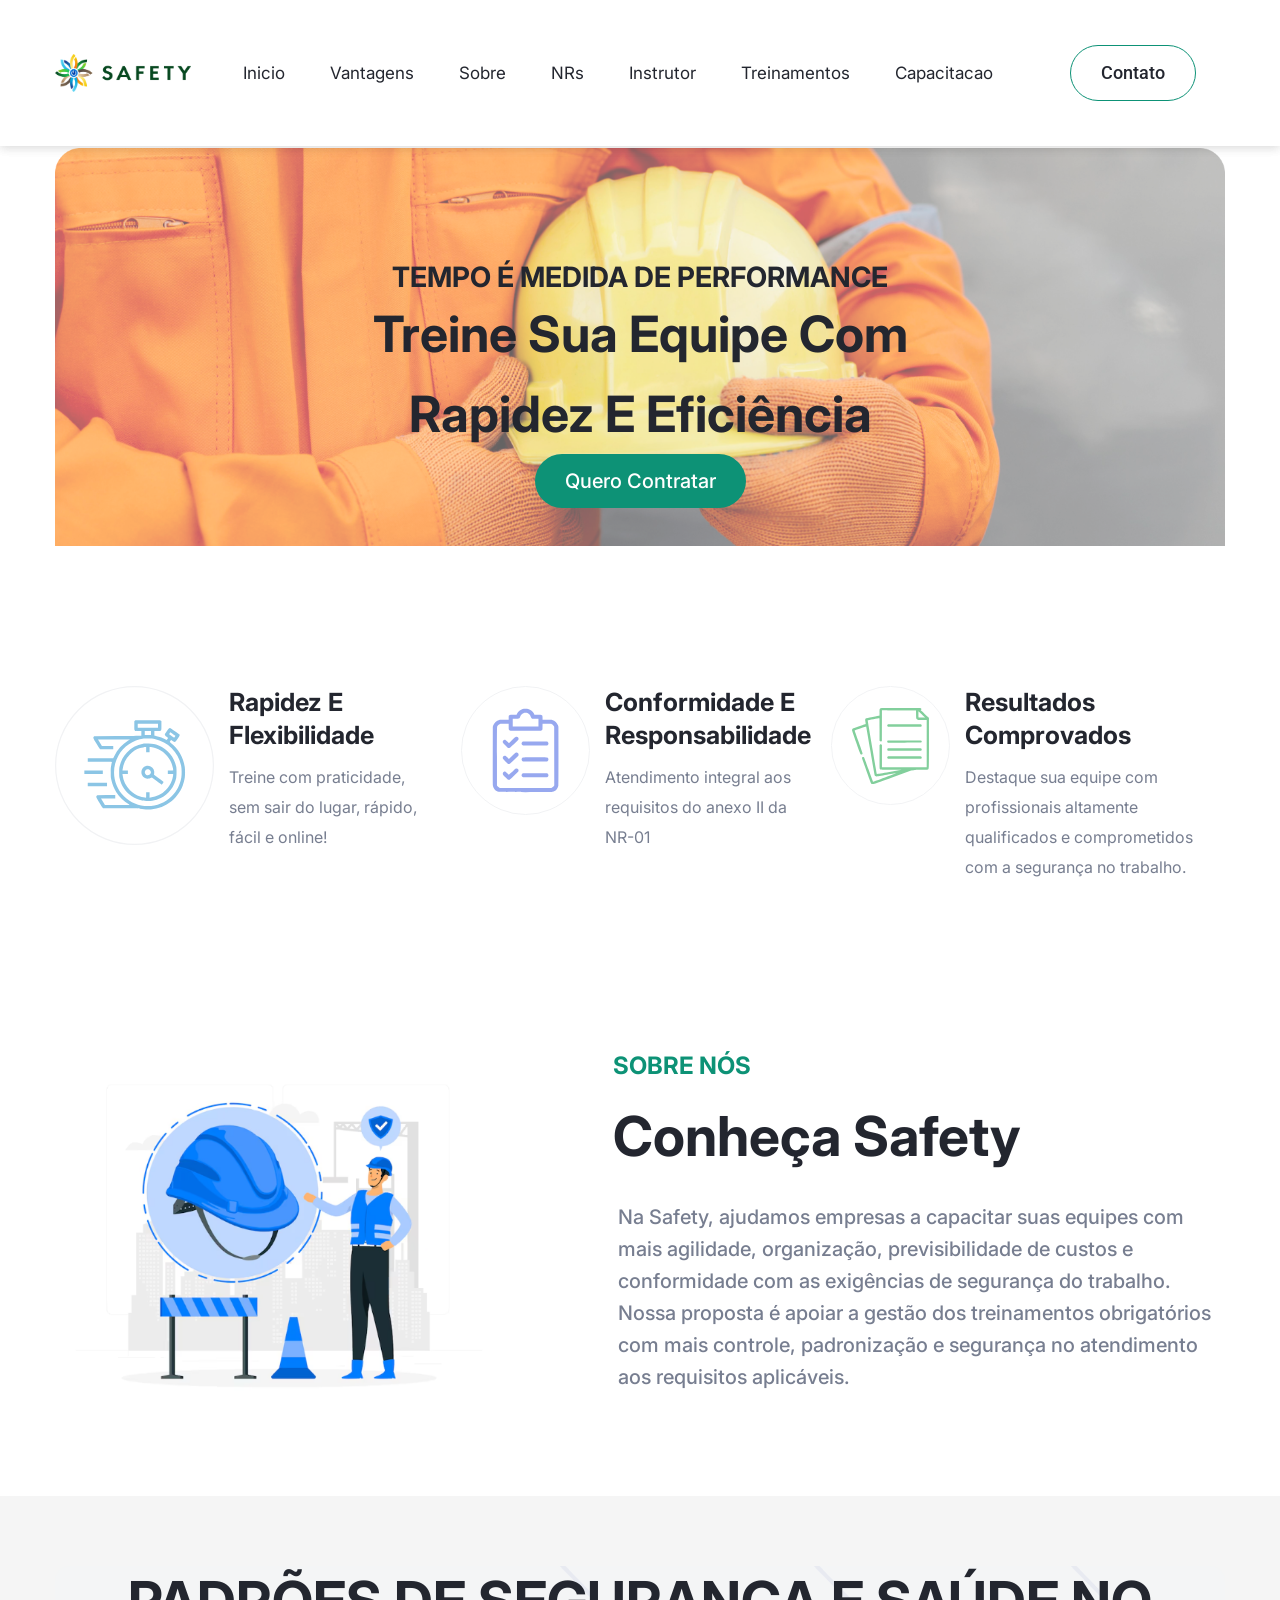
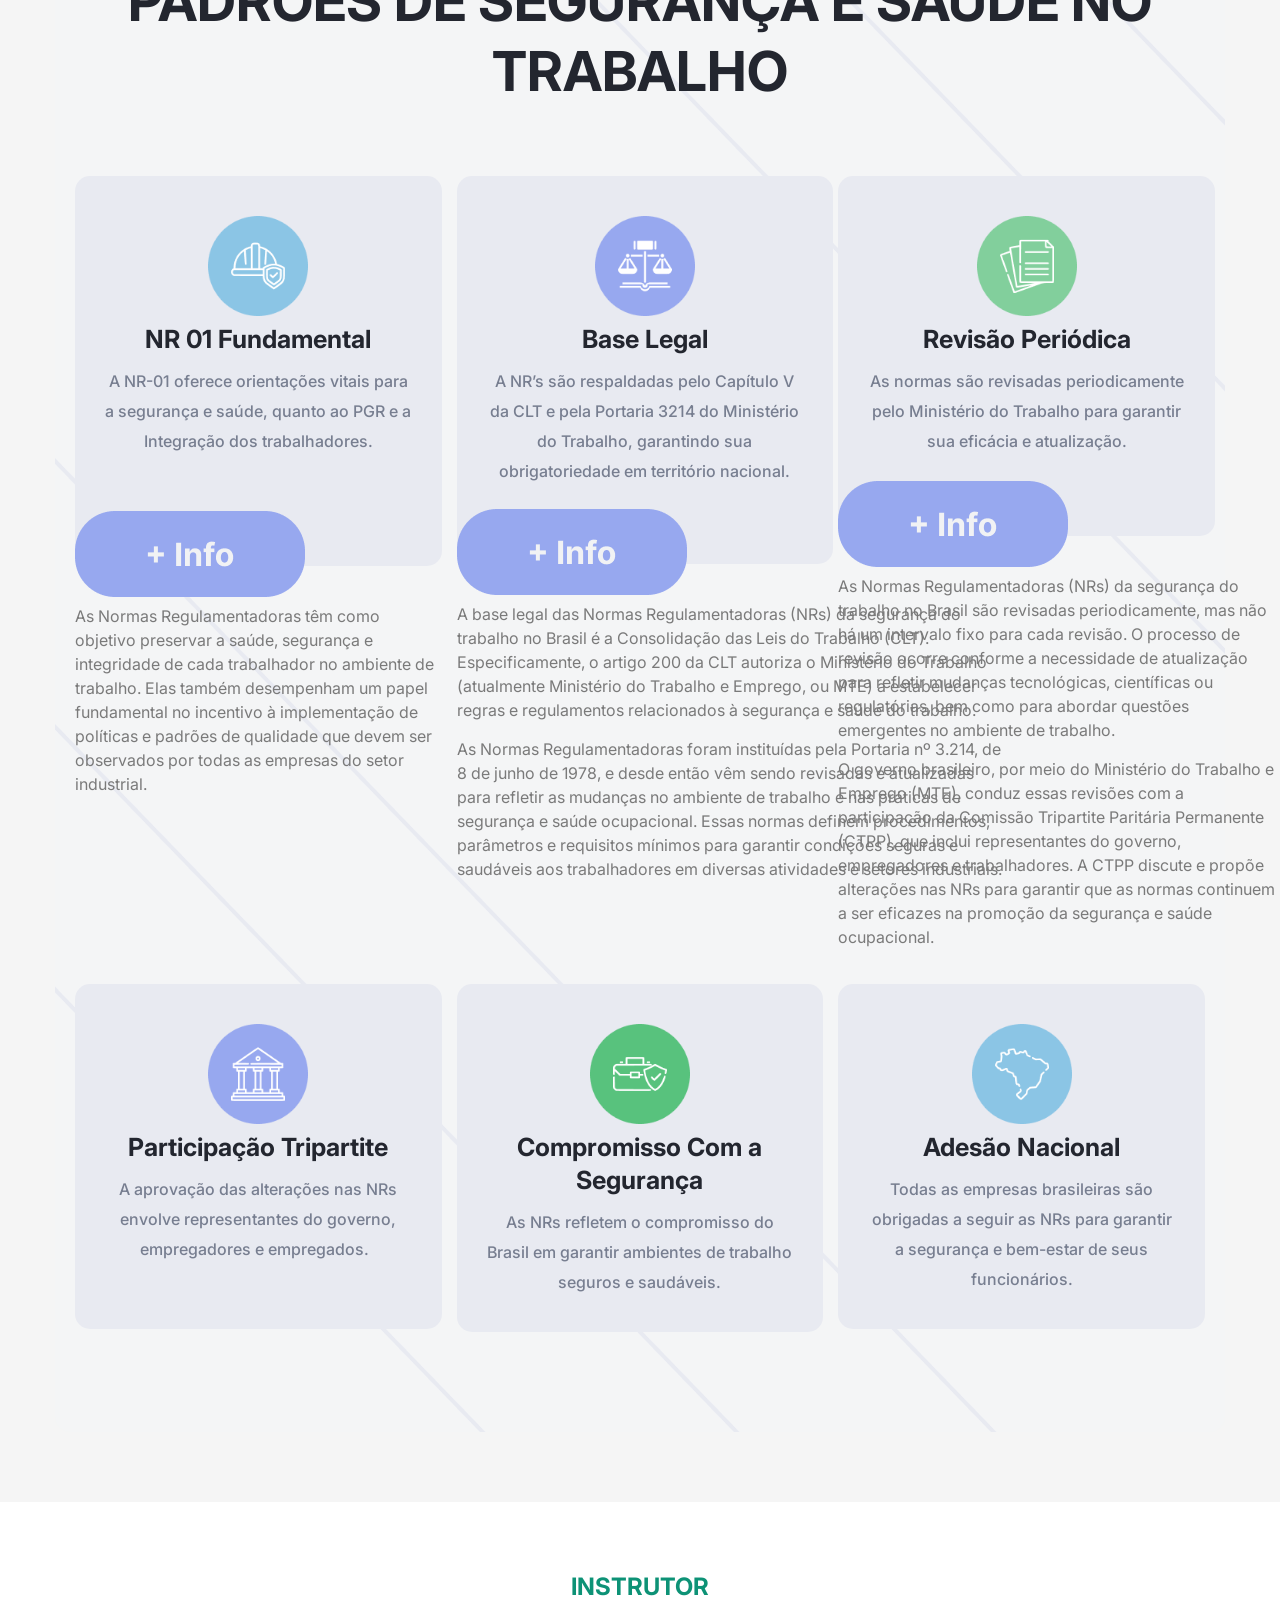
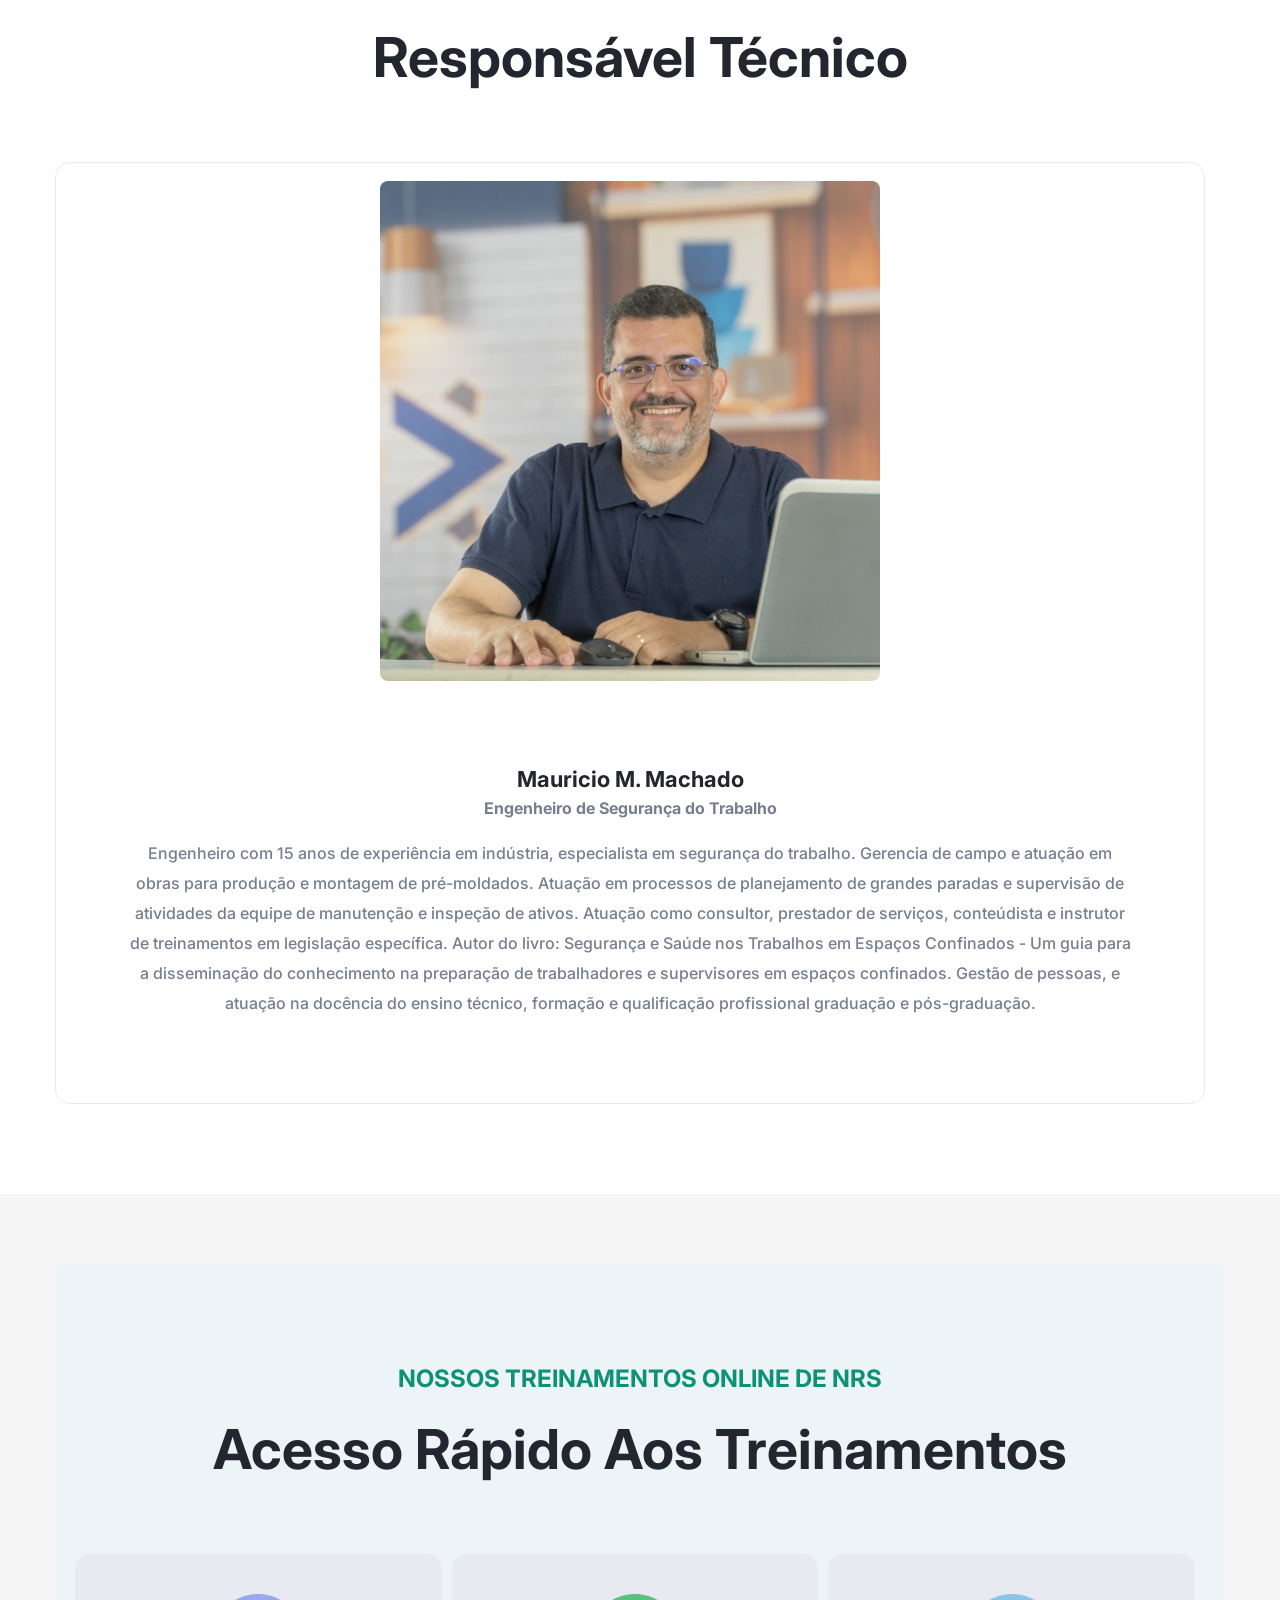
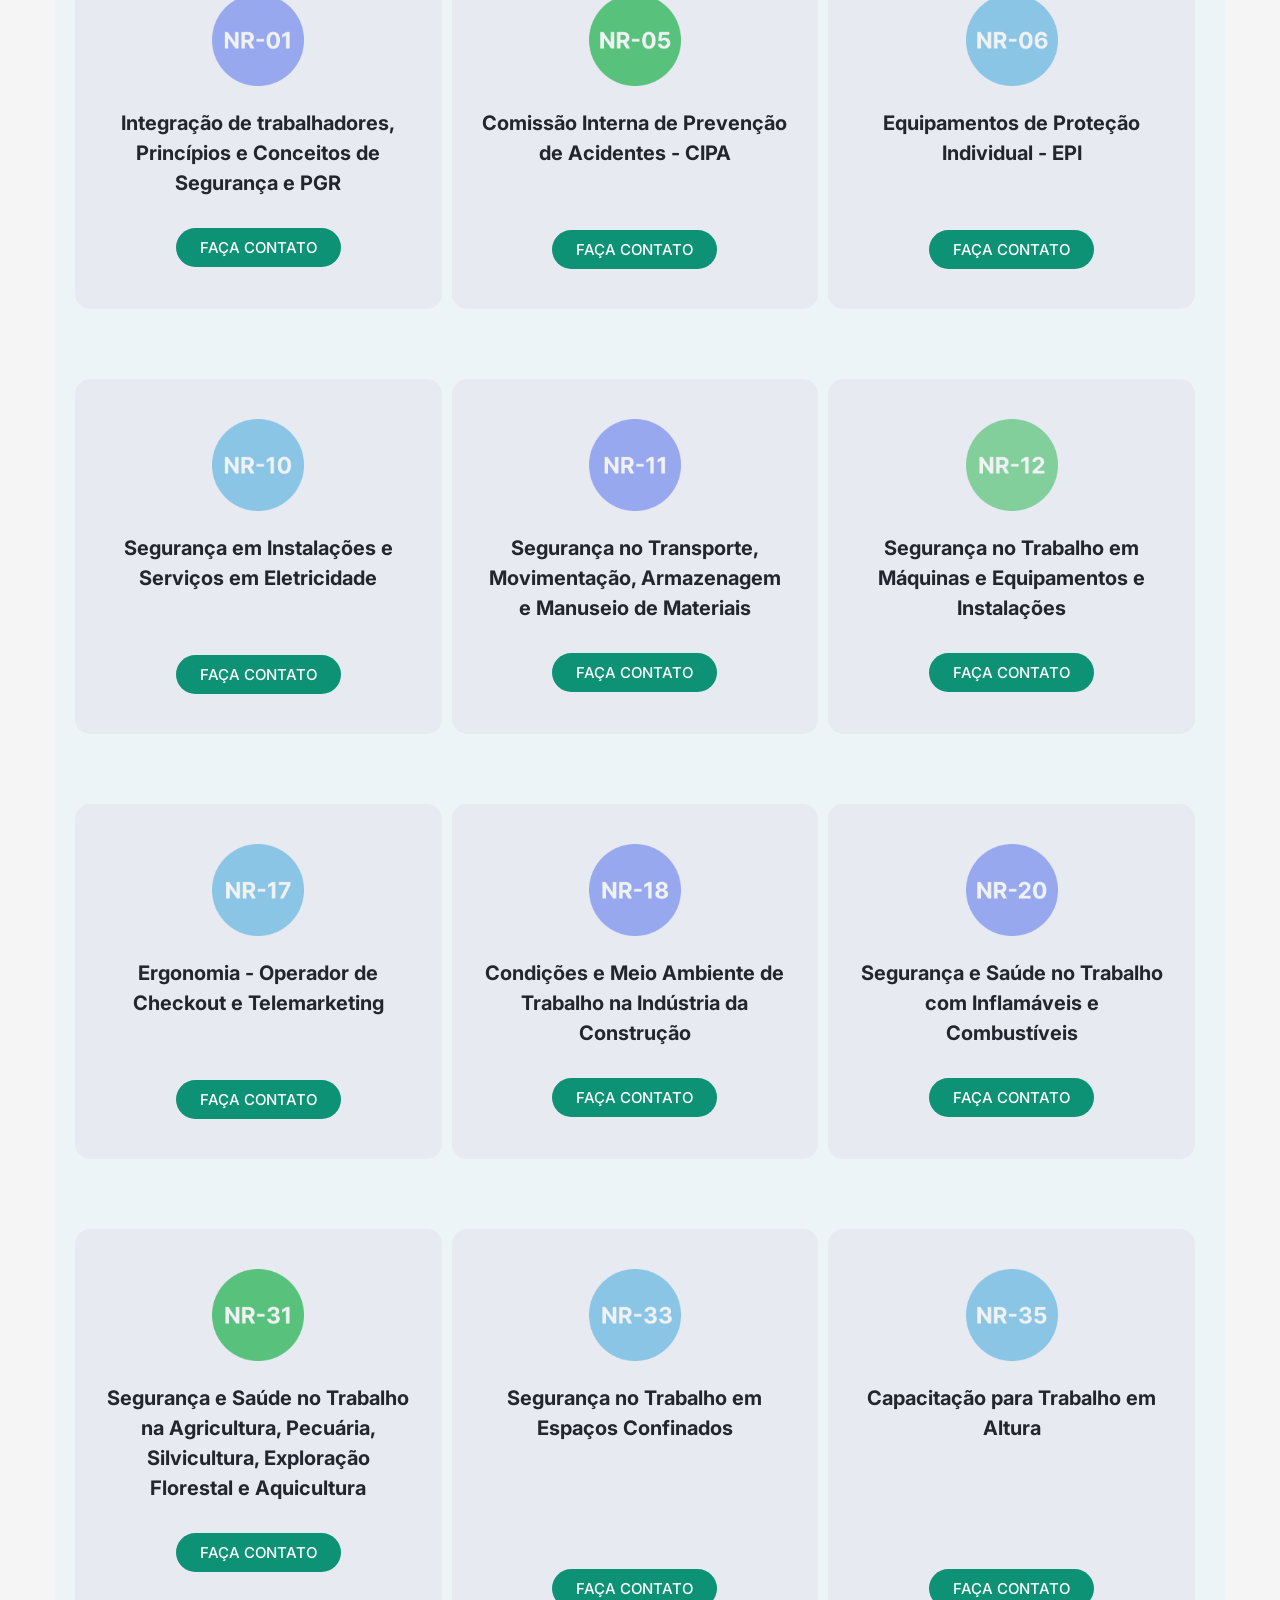
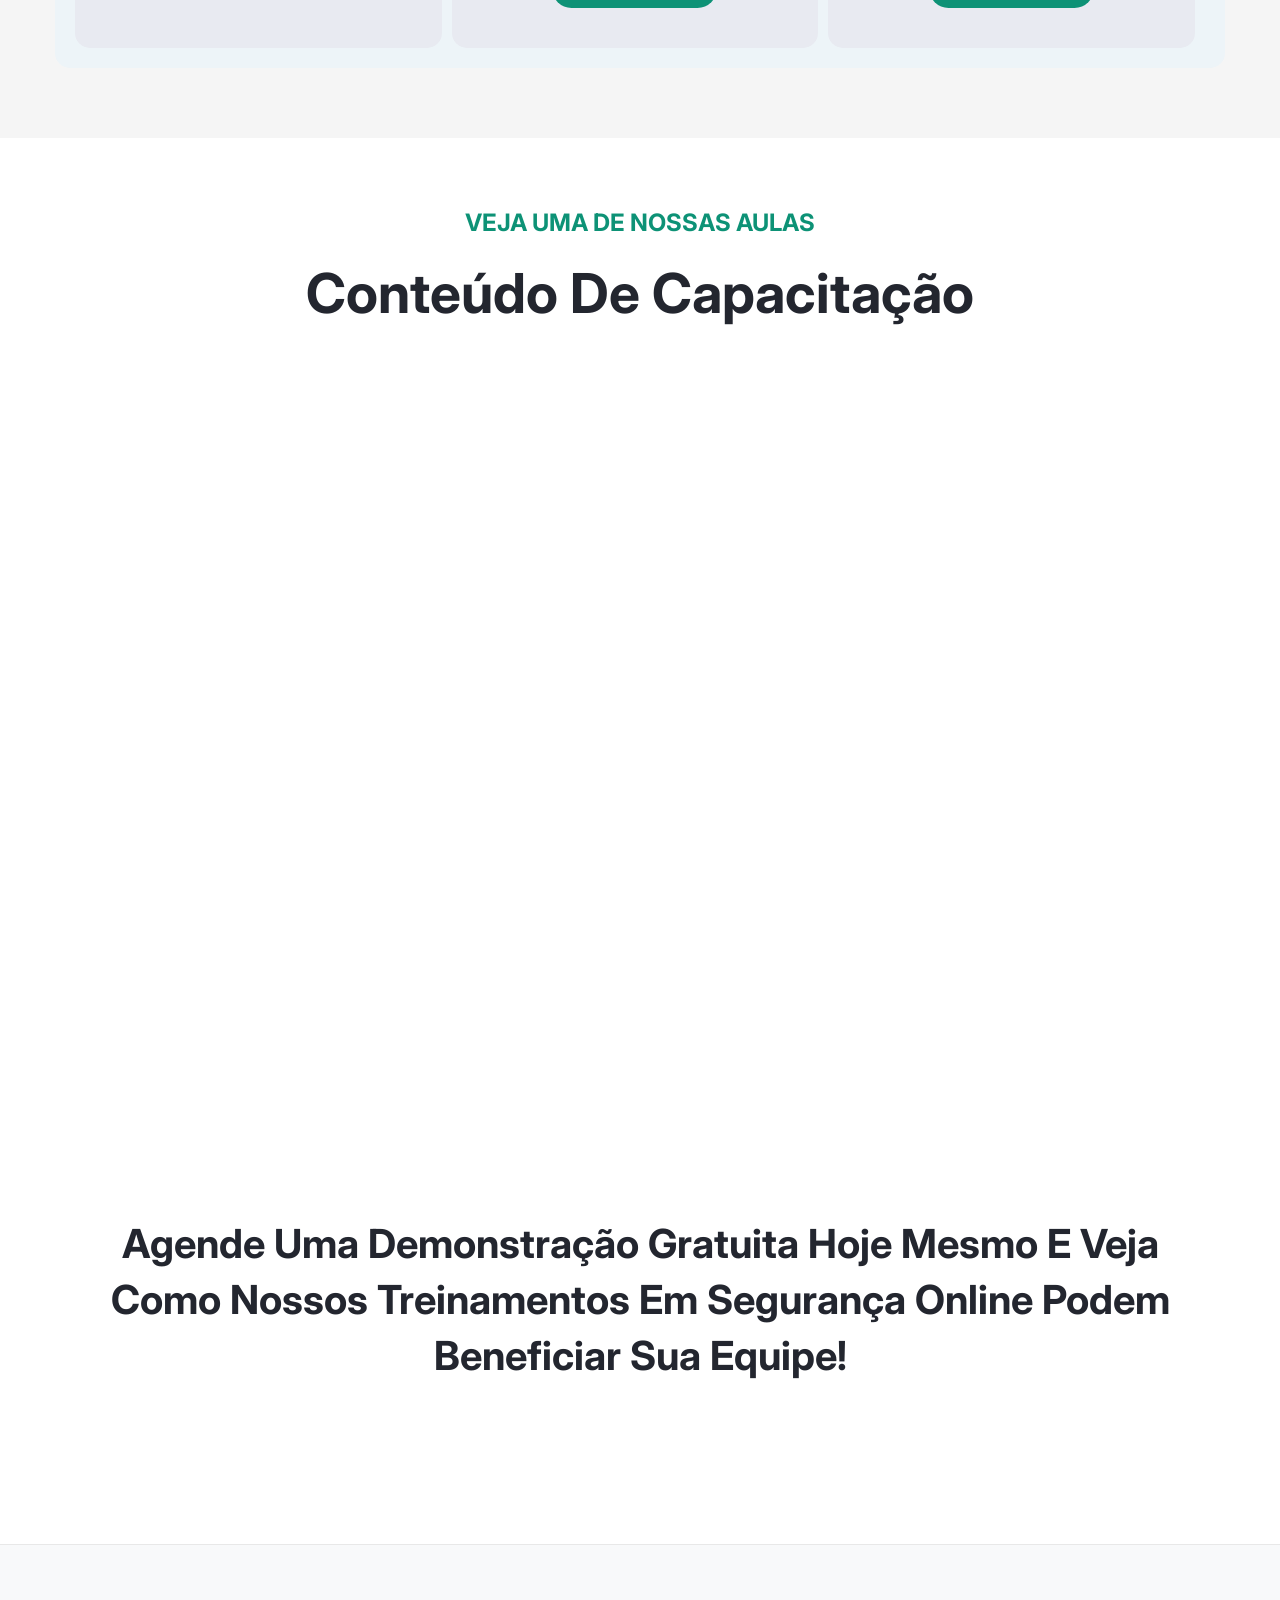
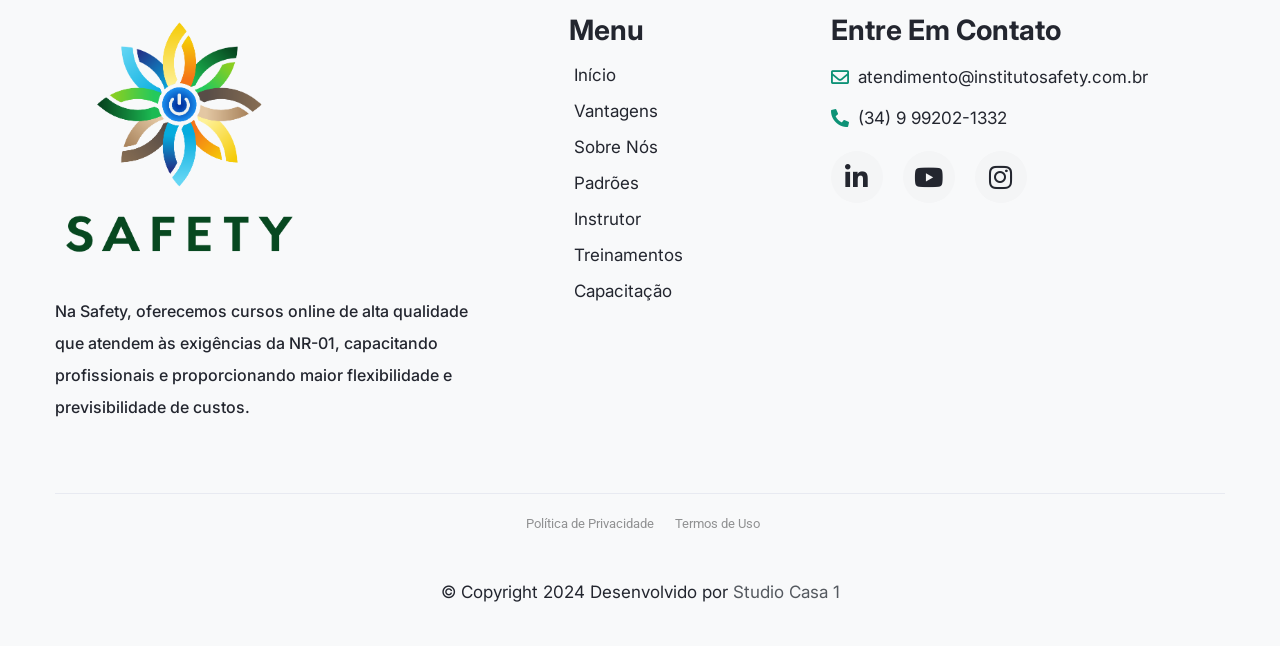
<file: instituto-safety-static/index.html>
<!DOCTYPE html>
<html lang="pt-BR">
<head>
    <meta charset="UTF-8">
    <meta name="viewport" content="width=device-width, initial-scale=1.0">
    <title>Instituto Safety - Treinamentos Online de Segurança do Trabalho</title>
    <meta name="description" content="Instituto Safety - Treinamentos online de segurança do trabalho. Treine com praticidade, sem sair do lugar, rápido, fácil e online!">
    
    <!-- Favicon -->
    <link rel="icon" type="image/png" href="assets/images/cropped-logo-mauricio-16-32x32.png" sizes="32x32">
    <link rel="icon" type="image/png" href="assets/images/cropped-logo-mauricio-16-192x192.png" sizes="192x192">
    <link rel="apple-touch-icon" href="assets/images/cropped-logo-mauricio-16-180x180.png">
    
    <!-- Google Fonts -->
    <link rel="preconnect" href="https://fonts.googleapis.com">
    <link rel="preconnect" href="https://fonts.gstatic.com" crossorigin>
    <link href="https://fonts.googleapis.com/css2?family=Roboto:ital,wght@0,100;0,300;0,400;0,500;0,600;0,700;0,800;0,900;1,100;1,300;1,400;1,500;1,700;1,900&family=Roboto+Slab:wght@100;200;300;400;500;600;700;800;900&family=Inter:wght@100;200;300;400;500;600;700;800;900&display=swap" rel="stylesheet">
    
    <!-- Font Awesome -->
    <link rel="stylesheet" href="assets/css/font-awesome.min.css">
    <link rel="stylesheet" href="assets/css/fa-brands.min.css">
    <link rel="stylesheet" href="assets/css/fa-solid.min.css">
    
    <!-- Elementor Icons -->
    <link rel="stylesheet" href="assets/css/elementor-icons.min.css">
    
    <!-- Estilos Principais -->
    <link rel="stylesheet" href="assets/css/global-styles.css">
    <link rel="stylesheet" href="assets/css/elementor-styles.css">
    <link rel="stylesheet" href="assets/css/theme.css">
    <link rel="stylesheet" href="assets/css/custom.css">
    
    <!-- CSS inline para imagens de background do slider -->
    <style>
    .elementor-repeater-item-507a87b .swiper-slide-bg {
        background-image: url('assets/images/safety-nr1-curso-1-1.png');
        background-size: cover;
        background-position: center;
        position: absolute;
        width: 100%;
        height: 100%;
        top: 0;
        left: 0;
    }
    .elementor-repeater-item-507a87b .elementor-background-overlay {
        background-color: rgba(255,255,255,0.388);
    }
    .elementor-repeater-item-6373196 .swiper-slide-bg {
        background-image: url('assets/images/serious-man-looking-laptop-scaled.jpg');
        background-size: cover;
        background-position: center;
        position: absolute;
        width: 100%;
        height: 100%;
        top: 0;
        left: 0;
    }
    .elementor-repeater-item-6373196 .elementor-background-overlay {
        background-color: rgba(255,255,255,0.388);
    }
    .elementor-repeater-item-233dd80 .swiper-slide-bg {
        background-image: url('assets/images/men-warehouse-working-laptop-scaled.jpg');
        background-size: cover;
        background-position: center;
        position: absolute;
        width: 100%;
        height: 100%;
        top: 0;
        left: 0;
    }
    .elementor-repeater-item-233dd80 .elementor-background-overlay {
        background-color: rgba(255,255,255,0.388);
    }
    /* Slider container */
    .elementor-widget-slides .elementor-main-swiper {
        height: 400px;
    }
    .elementor-widget-slides .swiper-slide {
        position: relative;
        overflow: hidden;
    }
    .elementor-widget-slides .swiper-slide-inner {
        position: absolute;
        width: 100%;
        height: 100%;
        display: flex;
        align-items: center;
        justify-content: center;
        z-index: 2;
    }
    .elementor-widget-slides .swiper-slide-contents {
        text-align: center;
        padding: 20px;
    }
    .elementor-widget-slides .elementor-background-overlay {
        position: absolute;
        width: 100%;
        height: 100%;
        top: 0;
        left: 0;
        z-index: 1;
    }
    </style>
    
    <!-- Swiper CSS -->
    <link rel="stylesheet" href="assets/css/swiper.min.css">
    <link rel="stylesheet" href="assets/css/e-swiper.min.css">
    
    <!-- Elementor Frontend CSS -->
    <link rel="stylesheet" href="assets/css/elementor-frontend.min.css">
    <link rel="stylesheet" href="assets/css/widget-heading.min.css">
    <link rel="stylesheet" href="assets/css/widget-icon-list.min.css">
    <link rel="stylesheet" href="assets/css/widget-image-box.min.css">
    <link rel="stylesheet" href="assets/css/widget-image.min.css">
    <link rel="stylesheet" href="assets/css/widget-social-icons.min.css">
    <link rel="stylesheet" href="assets/css/widget-text-editor.min.css">
    <link rel="stylesheet" href="assets/css/widget-video.min.css">
</head>
<body class="elementor-default elementor-kit-7 elementor-page">

<div class="elementor elementor-69 elementor-location-header" data-elementor-id="69" data-elementor-post-type="elementor_library" data-elementor-type="header">
<section class="elementor-section elementor-top-section elementor-element elementor-element-19575c2 elementor-section-content-middle elementor-section-boxed elementor-section-height-default elementor-section-height-default" data-element_type="section" data-id="19575c2" data-particle-mobile-disabled="false" data-particle_enable="false" data-settings='{"jet_parallax_layout_list":[],"background_background":"classic","sticky":"top","_ha_eqh_enable":false,"sticky_on":["desktop","tablet","mobile"],"sticky_offset":0,"sticky_effects_offset":0}' id="header_section">
<div class="elementor-container elementor-column-gap-no">
<div class="elementor-column elementor-col-33 elementor-top-column elementor-element elementor-element-7361179" data-element_type="column" data-id="7361179">
<div class="elementor-widget-wrap elementor-element-populated">
<div class="elementor-element elementor-element-1ea500b1 elementor-widget elementor-widget-image" data-element_type="widget" data-id="1ea500b1" data-widget_type="image.default">
<div class="elementor-widget-container">
<a href="index.html">
<img alt="" class="attachment-full size-full wp-image-332" fetchpriority="high" height="576" sizes="(max-width: 2092px) 100vw, 2092px" src="assets/images/logo-mauricio-02.png" srcset="assets/images/logo-mauricio-02.png 2092w, assets/images/logo-mauricio-02-300x83.png 300w, assets/images/logo-mauricio-02-1024x282.png 1024w, assets/images/logo-mauricio-02-768x211.png 768w, assets/images/logo-mauricio-02-1536x423.png 1536w, assets/images/logo-mauricio-02-2048x564.png 2048w" width="2092"/> </a>
</div>
</div>
</div>
</div>
<div class="elementor-column elementor-col-33 elementor-top-column elementor-element elementor-element-64e4f49d" data-element_type="column" data-id="64e4f49d">
<div class="elementor-widget-wrap elementor-element-populated">
<div class="elementor-element elementor-element-7ede5c36 eael_simple_menu_hamburger_disable_selected_menu_hide elementor-widget__width-initial eael-simple-menu-hamburger-align-right eael-hamburger--tablet ha-has-bg-overlay elementor-widget elementor-widget-eael-simple-menu" data-element_type="widget" data-id="7ede5c36" data-widget_type="eael-simple-menu.default">
<div class="elementor-widget-container">
<style>
                        @media screen and (max-width: 1024px) {
                            .eael-hamburger--tablet {
                                .eael-simple-menu-horizontal,
                                .eael-simple-menu-vertical {
                                    display: none;
                                }
                            }
                            .eael-hamburger--tablet {
                                .eael-simple-menu-container .eael-simple-menu-toggle {
                                    display: block;
                                }
                            }
                        }
                    </style> <div class="eael-simple-menu-container eael-simple-menu-align-center eael-simple-menu--stretch eael-simple-menu-dropdown-align-left preset-1" data-dropdown-indicator-icon='&lt;i class="fas fa-angle-down"&gt;&lt;/i&gt;' data-hamburger-breakpoints='{"mobile":"Dispositivos m\u00f3veis no modo retrato (&gt; 767px)","tablet":"Tablet no modo retrato (&gt; 1024px)","desktop":"Desktop (&gt; 2400px)","none":"Nenhum"}' data-hamburger-device="tablet" data-hamburger-icon='&lt;i aria-hidden="true" class="fas fa-bars"&gt;&lt;/i&gt;' data-indicator-icon='&lt;i aria-hidden="true" class="fas fa-angle-down"&gt;&lt;/i&gt;'>
<ul class="eael-simple-menu eael-simple-menu-dropdown-animate-to-top eael-simple-menu-indicator eael-hamburger-left eael-simple-menu-horizontal" id="menu-menu"><li class="menu-item menu-item-type-custom menu-item-object-custom menu-item-150" id="menu-item-150"><a href="index.html#inicio">Inicio</a></li>
<li class="menu-item menu-item-type-custom menu-item-object-custom menu-item-151" id="menu-item-151"><a href="index.html#vantagens">Vantagens</a></li>
<li class="menu-item menu-item-type-custom menu-item-object-custom menu-item-152" id="menu-item-152"><a href="index.html#sobre">Sobre</a></li>
<li class="menu-item menu-item-type-custom menu-item-object-custom menu-item-241" id="menu-item-241"><a href="index.html#normas">NRs</a></li>
<li class="menu-item menu-item-type-custom menu-item-object-custom menu-item-242" id="menu-item-242"><a href="index.html#instrutor">Instrutor</a></li>
<li class="menu-item menu-item-type-custom menu-item-object-custom menu-item-243" id="menu-item-243"><a href="index.html#treinamentos">Treinamentos</a></li>
<li class="menu-item menu-item-type-custom menu-item-object-custom menu-item-244" id="menu-item-244"><a href="index.html#capacitacao">Capacitacao</a></li>
</ul> <button class="eael-simple-menu-toggle">
<span class="sr-only">Menu de alternância de hambúrguer</span>
<i aria-hidden="true" class="fas fa-bars"></i> </button>
</div>
</div>
</div>
</div>
</div>
<div class="elementor-column elementor-col-33 elementor-top-column elementor-element elementor-element-18279f11" data-element_type="column" data-id="18279f11">
<div class="elementor-widget-wrap elementor-element-populated">
<div class="elementor-element elementor-element-710ec45 elementor-tablet-align-right elementor-align-center elementor-widget__width-initial elementor-widget elementor-widget-button" data-element_type="widget" data-id="710ec45" data-widget_type="button.default">
<div class="elementor-widget-container">
<div class="elementor-button-wrapper">
<a class="elementor-button elementor-button-link elementor-size-md" href="https://api.whatsapp.com/send?phone=5534992021332" target="_blank">
<span class="elementor-button-content-wrapper">
<span class="elementor-button-text">contato</span>
</span>
</a>
</div>
</div>
</div>
</div>
</div>
</div>
</section>
</div><main class="site-main"><div class="elementor elementor-440" data-elementor-id="440" data-elementor-post-type="page" data-elementor-type="wp-page">
<section class="elementor-section elementor-top-section elementor-element elementor-element-019b3e0 elementor-section-boxed elementor-section-height-default elementor-section-height-default" data-element_type="section" data-id="019b3e0" data-particle-mobile-disabled="false" data-particle_enable="false" data-settings='{"jet_parallax_layout_list":[],"_ha_eqh_enable":false}'>
<div class="elementor-container elementor-column-gap-no">
<div class="elementor-column elementor-col-100 elementor-top-column elementor-element elementor-element-6575c23" data-element_type="column" data-id="6575c23">
<div class="elementor-widget-wrap elementor-element-populated">
<div class="elementor-element elementor-element-4606b4c elementor--h-position-center elementor--v-position-middle elementor-pagination-position-inside elementor-widget elementor-widget-slides" data-element_type="widget" data-id="4606b4c" data-settings='{"navigation":"dots","autoplay_speed":20000,"transition":"fade","transition_speed":1200,"autoplay":"yes","pause_on_hover":"yes","pause_on_interaction":"yes","infinite":"yes"}' data-widget_type="slides.default">
<div class="elementor-widget-container">
<div class="elementor-swiper">
<div class="elementor-slides-wrapper elementor-main-swiper swiper" data-animation="fadeInRight" dir="ltr">
<div class="swiper-wrapper elementor-slides">
<div class="elementor-repeater-item-507a87b swiper-slide"><div class="swiper-slide-bg" role="img"></div><div class="elementor-background-overlay"></div><div class="swiper-slide-inner"><div class="swiper-slide-contents"><div class="elementor-slide-heading">Tempo é medida de performance</div><div class="elementor-slide-description">Treine sua equipe com rapidez e eficiência </div><a class="elementor-button elementor-slide-button elementor-size-md" href="https://api.whatsapp.com/send?phone=5534992021332" rel="noopener" target="_blank">quero contratar</a></div></div></div><div class="elementor-repeater-item-6373196 swiper-slide"><div class="swiper-slide-bg" role="img"></div><div class="elementor-background-overlay"></div><div class="swiper-slide-inner"><div class="swiper-slide-contents"><div class="elementor-slide-heading">Acesso rápido e flexível</div><div class="elementor-slide-description">Treinamentos em Segurança do Trabalho</div><a class="elementor-button elementor-slide-button elementor-size-md" href="https://api.whatsapp.com/send?phone=5534992021332" rel="noopener" target="_blank">quero contratar</a></div></div></div><div class="elementor-repeater-item-233dd80 swiper-slide"><div class="swiper-slide-bg" role="img"></div><div class="elementor-background-overlay"></div><div class="swiper-slide-inner"><div class="swiper-slide-contents"><div class="elementor-slide-heading">Capacitação Profissional em Segurança do Trabalho</div><div class="elementor-slide-description">Cursos Online para um Ambiente Mais Seguro
</div><a class="elementor-button elementor-slide-button elementor-size-md" href="https://api.whatsapp.com/send?phone=5534992021332" rel="noopener" target="_blank">Quero contratar</a></div></div></div> </div>
<div class="swiper-pagination"></div>
</div>
</div>
</div>
</div>
</div>
</div>
</div>
</section>
<section class="elementor-section elementor-top-section elementor-element elementor-element-9d8ff0c elementor-section-boxed elementor-section-height-default elementor-section-height-default" data-element_type="section" data-id="9d8ff0c" data-particle-mobile-disabled="false" data-particle_enable="false" data-settings='{"jet_parallax_layout_list":[],"_ha_eqh_enable":false}'>
<div class="elementor-container elementor-column-gap-no">
<div class="elementor-column elementor-col-33 elementor-top-column elementor-element elementor-element-5099191" data-element_type="column" data-id="5099191">
<div class="elementor-widget-wrap elementor-element-populated">
<div class="elementor-element elementor-element-6e83484 animated-slow eael-infobox-shape-square eael-infobox-hover-img-shape-square elementor-invisible elementor-widget elementor-widget-eael-info-box" data-element_type="widget" data-id="6e83484" data-settings='{"_animation":"fadeInUp","_animation_delay":300}' data-widget_type="eael-info-box.default">
<div class="elementor-widget-container">
<div class="eael-infobox icon-on-left">
<div class="infobox-icon">
<img alt="" class="" decoding="async" src="assets/images/Frame-23.svg"/>
</div>
<div class="infobox-content">
<h2 class="title">Rapidez e Flexibilidade</h2>
<p><span style="font-weight: 400;">Treine com praticidade, sem sair do lugar, rápido, fácil e online!</span></p> </div>
</div>
</div>
</div>
</div>
</div>
<div class="elementor-column elementor-col-33 elementor-top-column elementor-element elementor-element-1edfb40" data-element_type="column" data-id="1edfb40">
<div class="elementor-widget-wrap elementor-element-populated">
<div class="elementor-element elementor-element-4971fcb animated-slow eael-infobox-shape-square eael-infobox-hover-img-shape-square elementor-invisible elementor-widget elementor-widget-eael-info-box" data-element_type="widget" data-id="4971fcb" data-settings='{"_animation":"fadeInUp","_animation_delay":600}' data-widget_type="eael-info-box.default">
<div class="elementor-widget-container">
<div class="eael-infobox icon-on-left">
<div class="infobox-icon">
<img alt="" class="" decoding="async" src="assets/images/Frame-24.svg"/>
</div>
<div class="infobox-content">
<h2 class="title">Conformidade E Responsabilidade</h2>
<p><span style="font-weight: 400;">Atendimento integral aos requisitos do anexo II da NR-01</span></p> </div>
</div>
</div>
</div>
</div>
</div>
<div class="elementor-column elementor-col-33 elementor-top-column elementor-element elementor-element-45c1a7e" data-element_type="column" data-id="45c1a7e">
<div class="elementor-widget-wrap elementor-element-populated">
<div class="elementor-element elementor-element-7228482 animated-slow eael-infobox-shape-square eael-infobox-hover-img-shape-square elementor-invisible elementor-widget elementor-widget-eael-info-box" data-element_type="widget" data-id="7228482" data-settings='{"_animation":"fadeInUp","_animation_delay":900}' data-widget_type="eael-info-box.default">
<div class="elementor-widget-container">
<div class="eael-infobox icon-on-left">
<div class="infobox-icon">
<img alt="" class="" decoding="async" src="assets/images/Frame-9.svg"/>
</div>
<div class="infobox-content">
<h2 class="title">Resultados Comprovados</h2>
<p><span style="font-weight: 400;">Destaque sua equipe com profissionais altamente qualificados e comprometidos com a segurança no trabalho.</span></p> </div>
</div>
</div>
</div>
</div>
</div>
</div>
</section>
<section class="elementor-section elementor-top-section elementor-element elementor-element-a8ec789 elementor-section-content-middle elementor-section-boxed elementor-section-height-default elementor-section-height-default" data-element_type="section" data-id="a8ec789" data-particle-mobile-disabled="false" data-particle_enable="false" data-settings='{"jet_parallax_layout_list":[],"_ha_eqh_enable":false}'>
<div class="elementor-container elementor-column-gap-no">
<div class="elementor-column elementor-col-50 elementor-top-column elementor-element elementor-element-2e918b3" data-element_type="column" data-id="2e918b3">
<div class="elementor-widget-wrap elementor-element-populated">
<div class="elementor-element elementor-element-6e1130d elementor-widget elementor-widget-image" data-element_type="widget" data-id="6e1130d" data-widget_type="image.default">
<div class="elementor-widget-container">
<img alt="" class="attachment-large size-large wp-image-109" decoding="async" height="524" sizes="(max-width: 630px) 100vw, 630px" src="assets/images/Captura-de-tela-2024-03-26-144042.png" srcset="assets/images/Captura-de-tela-2024-03-26-144042.png 630w, assets/images/Captura-de-tela-2024-03-26-144042-300x250.png 300w" width="630"> </img></div>
</div>
</div>
</div>
<div class="elementor-column elementor-col-50 elementor-top-column elementor-element elementor-element-521a79e" data-element_type="column" data-id="521a79e">
<div class="elementor-widget-wrap elementor-element-populated">
<div class="elementor-element elementor-element-a1b6814 elementor-widget elementor-widget-heading" data-element_type="widget" data-id="a1b6814" data-widget_type="heading.default">
<div class="elementor-widget-container">
<h6 class="elementor-heading-title elementor-size-default">Sobre nós</h6> </div>
</div>
<div class="elementor-element elementor-element-6b5eb5c elementor-widget elementor-widget-heading" data-element_type="widget" data-id="6b5eb5c" data-widget_type="heading.default">
<div class="elementor-widget-container">
<h2 class="elementor-heading-title elementor-size-default">Conheça Safety </h2> </div>
</div>
<div class="elementor-element elementor-element-406fb8e elementor-widget__width-initial elementor-widget elementor-widget-heading" data-element_type="widget" data-id="406fb8e" data-widget_type="heading.default">
<div class="elementor-widget-container">
<p class="elementor-heading-title elementor-size-default">Na Safety, ajudamos empresas a capacitar suas equipes com mais agilidade, organização, previsibilidade de custos e conformidade com as exigências de segurança do trabalho. Nossa proposta é apoiar a gestão dos treinamentos obrigatórios com mais controle, padronização e segurança no atendimento aos requisitos aplicáveis.</p> </div>
</div>
</div>
</div>
</div>
</section>
<section class="elementor-section elementor-top-section elementor-element elementor-element-ded125a elementor-section-boxed elementor-section-height-default elementor-section-height-default" data-element_type="section" data-id="ded125a" data-particle-mobile-disabled="false" data-particle_enable="false" data-settings='{"jet_parallax_layout_list":[],"_ha_eqh_enable":false}'>
<div class="elementor-container elementor-column-gap-no">
<div class="elementor-column elementor-col-100 elementor-top-column elementor-element elementor-element-b8635ea" data-element_type="column" data-id="b8635ea" data-settings='{"background_background":"classic"}'>
<div class="elementor-widget-wrap elementor-element-populated">
<div class="elementor-element elementor-element-b78488e elementor-widget elementor-widget-heading" data-element_type="widget" data-id="b78488e" data-widget_type="heading.default">
<div class="elementor-widget-container">
<h2 class="elementor-heading-title elementor-size-default"> Padrões de Segurança e Saúde no Trabalho</h2> </div>
</div>
<section class="elementor-section elementor-inner-section elementor-element elementor-element-f8bd6a5 elementor-section-full_width elementor-section-height-default elementor-section-height-default" data-element_type="section" data-id="f8bd6a5" data-particle-mobile-disabled="false" data-particle_enable="false" data-settings='{"jet_parallax_layout_list":[],"_ha_eqh_enable":"yes","_ha_eqh_widget":["eael-info-box"],"_ha_eqh_to":"widget","_ha_eqh_disable_on_tablet":"no","_ha_eqh_disable_on_mobile":"yes"}'>
<div class="elementor-container elementor-column-gap-no">
<div class="elementor-column elementor-col-33 elementor-inner-column elementor-element elementor-element-62105fc" data-element_type="column" data-id="62105fc">
<div class="elementor-widget-wrap elementor-element-populated">
<div class="elementor-element elementor-element-d4216d5 animated-slow eael-infobox-content-align--center eael-infobox-shape-square eael-infobox-hover-img-shape-square ha-has-bg-overlay elementor-invisible elementor-widget elementor-widget-eael-info-box" data-element_type="widget" data-id="d4216d5" data-settings='{"_animation":"fadeInUp","_animation_delay":300}' data-widget_type="eael-info-box.default">
<div class="elementor-widget-container">
<div class="eael-infobox">
<div class="infobox-icon">
<img alt="" class="" decoding="async" src="assets/images/nr01-safety-01.png"/>
</div>
<div class="infobox-content">
<h2 class="title">NR 01 Fundamental</h2>
<p>A NR-01 oferece orientações vitais para a segurança e saúde, quanto ao PGR e a Integração dos trabalhadores.</p><p> </p> </div>
</div>
</div>
</div>
<div class="elementor-element elementor-element-0cb07b3 elementor-invisible elementor-widget elementor-widget-hotspot" data-element_type="widget" data-id="0cb07b3" data-settings='{"hotspot":[{"_id":"d209bcf","hotspot_custom_size":"yes","hotspot_width":{"unit":"px","size":300,"sizes":[]},"hotspot_height":{"unit":"px","size":500,"sizes":[]},"hotspot_tooltip_content":"&lt;p&gt;&lt;span style=\"font-weight: 400;\"&gt;As Normas Regulamentadoras t\u00eam como objetivo preservar a sa\u00fade, seguran\u00e7a e integridade de cada trabalhador no ambiente de trabalho. Elas tamb\u00e9m desempenham um papel fundamental no incentivo \u00e0 implementa\u00e7\u00e3o de pol\u00edticas e padr\u00f5es de qualidade que devem ser observados por todas as empresas do setor industrial.&lt;\/span&gt;&lt;\/p&gt;","hotspot_offset_x":{"unit":"%","size":88,"sizes":[]},"hotspot_offset_y":{"unit":"%","size":54,"sizes":[]},"hotspot_tooltip_position":"yes","hotspot_position":"top","hotspot_tooltip_width":{"unit":"px","size":300,"sizes":[]},"hotspot_tooltip_text_wrap":"yes","hotspot_label":"","hotspot_link":{"url":"","is_external":"","nofollow":"","custom_attributes":""},"hotspot_icon":{"value":"","library":""},"hotspot_icon_position":null,"hotspot_icon_spacing":null,"hotspot_horizontal":"left","hotspot_vertical":"top"}],"_animation":"fadeInUp","tooltip_position":"top","tooltip_trigger":"click","tooltip_animation":"e-hotspot--fade-in-out"}' data-widget_type="hotspot.default">
<div class="elementor-widget-container">
<img alt="" class="attachment-full size-full wp-image-216" decoding="async" height="86" src="assets/images/info.png" width="230">
<div class="e-hotspot elementor-repeater-item-d209bcf e-hotspot--position-left e-hotspot--position-top e-hotspot--circle">
<div class="e-hotspot__button e-hotspot--soft-beat">
<div class="e-hotspot__outer-circle"></div>
<div class="e-hotspot__inner-circle"></div>
</div>
<div class="e-hotspot__tooltip e-hotspot--tooltip-position e-hotspot--fade-in-out">
<p><span style="font-weight: 400;">As Normas Regulamentadoras têm como objetivo preservar a saúde, segurança e integridade de cada trabalhador no ambiente de trabalho. Elas também desempenham um papel fundamental no incentivo à implementação de políticas e padrões de qualidade que devem ser observados por todas as empresas do setor industrial.</span></p> </div>
</div>
</img></div>
</div>
</div>
</div>
<div class="elementor-column elementor-col-33 elementor-inner-column elementor-element elementor-element-b74e3cf" data-element_type="column" data-id="b74e3cf">
<div class="elementor-widget-wrap elementor-element-populated">
<div class="elementor-element elementor-element-236086e animated-slow eael-infobox-content-align--center eael-infobox-shape-square eael-infobox-hover-img-shape-square ha-has-bg-overlay elementor-invisible elementor-widget elementor-widget-eael-info-box" data-element_type="widget" data-id="236086e" data-settings='{"_animation":"fadeInUp","_animation_delay":600}' data-widget_type="eael-info-box.default">
<div class="elementor-widget-container">
<div class="eael-infobox">
<div class="infobox-icon">
<img alt="" class="" decoding="async" src="assets/images/nr01-safety-02.png"/>
</div>
<div class="infobox-content">
<h2 class="title">Base Legal</h2>
<p>A NR’s são respaldadas pelo Capítulo V da CLT e pela Portaria 3214 do Ministério do Trabalho, garantindo sua obrigatoriedade em território nacional.</p> </div>
</div>
</div>
</div>
<div class="elementor-element elementor-element-d497e5a elementor-invisible elementor-widget elementor-widget-hotspot" data-element_type="widget" data-id="d497e5a" data-settings='{"hotspot":[{"_id":"d209bcf","hotspot_custom_size":"yes","hotspot_width":{"unit":"px","size":470,"sizes":[]},"hotspot_height":{"unit":"px","size":489,"sizes":[]},"hotspot_tooltip_content":"&lt;p&gt;&lt;span style=\"font-weight: 400;\"&gt;A base legal das Normas Regulamentadoras (NRs) da seguran\u00e7a do trabalho no Brasil \u00e9 a Consolida\u00e7\u00e3o das Leis do Trabalho (CLT). Especificamente, o artigo 200 da CLT autoriza o Minist\u00e9rio do Trabalho (atualmente Minist\u00e9rio do Trabalho e Emprego, ou MTE) a estabelecer regras e regulamentos relacionados \u00e0 seguran\u00e7a e sa\u00fade do trabalho.&lt;\/span&gt;&lt;\/p&gt;&lt;p&gt;&lt;span style=\"font-weight: 400;\"&gt;As Normas Regulamentadoras foram institu\u00eddas pela Portaria n\u00ba 3.214, de 8 de junho de 1978, e desde ent\u00e3o v\u00eam sendo revisadas e atualizadas para refletir as mudan\u00e7as no ambiente de trabalho e nas pr\u00e1ticas de seguran\u00e7a e sa\u00fade ocupacional. Essas normas definem procedimentos, par\u00e2metros e requisitos m\u00ednimos para garantir condi\u00e7\u00f5es seguras e saud\u00e1veis aos trabalhadores em diversas atividades e setores industriais.&lt;\/span&gt;&lt;\/p&gt;","hotspot_offset_x":{"unit":"%","size":88,"sizes":[]},"hotspot_offset_y":{"unit":"%","size":54,"sizes":[]},"hotspot_tooltip_position":"yes","hotspot_position":"top","hotspot_tooltip_width":{"unit":"px","size":550,"sizes":[]},"hotspot_tooltip_text_wrap":"yes","hotspot_label":"","hotspot_link":{"url":"","is_external":"","nofollow":"","custom_attributes":""},"hotspot_icon":{"value":"","library":""},"hotspot_icon_position":null,"hotspot_icon_spacing":null,"hotspot_horizontal":"left","hotspot_vertical":"top"}],"_animation":"fadeInUp","tooltip_position":"top","tooltip_trigger":"click","tooltip_animation":"e-hotspot--fade-in-out"}' data-widget_type="hotspot.default">
<div class="elementor-widget-container">
<img alt="" class="attachment-full size-full wp-image-216" decoding="async" height="86" src="assets/images/info.png" width="230">
<div class="e-hotspot elementor-repeater-item-d209bcf e-hotspot--position-left e-hotspot--position-top e-hotspot--circle">
<div class="e-hotspot__button e-hotspot--soft-beat">
<div class="e-hotspot__outer-circle"></div>
<div class="e-hotspot__inner-circle"></div>
</div>
<div class="e-hotspot__tooltip e-hotspot--tooltip-position e-hotspot--fade-in-out">
<p><span style="font-weight: 400;">A base legal das Normas Regulamentadoras (NRs) da segurança do trabalho no Brasil é a Consolidação das Leis do Trabalho (CLT). Especificamente, o artigo 200 da CLT autoriza o Ministério do Trabalho (atualmente Ministério do Trabalho e Emprego, ou MTE) a estabelecer regras e regulamentos relacionados à segurança e saúde do trabalho.</span></p><p><span style="font-weight: 400;">As Normas Regulamentadoras foram instituídas pela Portaria nº 3.214, de 8 de junho de 1978, e desde então vêm sendo revisadas e atualizadas para refletir as mudanças no ambiente de trabalho e nas práticas de segurança e saúde ocupacional. Essas normas definem procedimentos, parâmetros e requisitos mínimos para garantir condições seguras e saudáveis aos trabalhadores em diversas atividades e setores industriais.</span></p> </div>
</div>
</img></div>
</div>
</div>
</div>
<div class="elementor-column elementor-col-33 elementor-inner-column elementor-element elementor-element-7e1aa17" data-element_type="column" data-id="7e1aa17">
<div class="elementor-widget-wrap elementor-element-populated">
<div class="elementor-element elementor-element-7d1dba2 animated-slow eael-infobox-content-align--center eael-infobox-shape-square eael-infobox-hover-img-shape-square ha-has-bg-overlay elementor-invisible elementor-widget elementor-widget-eael-info-box" data-element_type="widget" data-id="7d1dba2" data-settings='{"_animation":"fadeInUp","_animation_delay":900}' data-widget_type="eael-info-box.default">
<div class="elementor-widget-container">
<div class="eael-infobox">
<div class="infobox-icon">
<img alt="" class="" decoding="async" src="assets/images/nr01-safety-03.png"/>
</div>
<div class="infobox-content">
<h2 class="title">Revisão Periódica</h2>
<p>As normas são revisadas periodicamente pelo Ministério do Trabalho para garantir sua eficácia e atualização.</p><p> </p> </div>
</div>
</div>
</div>
<div class="elementor-element elementor-element-7c37c6f elementor-invisible elementor-widget elementor-widget-hotspot" data-element_type="widget" data-id="7c37c6f" data-settings='{"hotspot":[{"_id":"d209bcf","hotspot_custom_size":"yes","hotspot_width":{"unit":"px","size":300,"sizes":[]},"hotspot_height":{"unit":"px","size":500,"sizes":[]},"hotspot_tooltip_content":"&lt;p&gt;&lt;span style=\"font-weight: 400;\"&gt;As Normas Regulamentadoras (NRs) da seguran\u00e7a do trabalho no Brasil s\u00e3o revisadas periodicamente, mas n\u00e3o h\u00e1 um intervalo fixo para cada revis\u00e3o. O processo de revis\u00e3o ocorre conforme a necessidade de atualiza\u00e7\u00e3o para refletir mudan\u00e7as tecnol\u00f3gicas, cient\u00edficas ou regulat\u00f3rias, bem como para abordar quest\u00f5es emergentes no ambiente de trabalho.&lt;\/span&gt;&lt;\/p&gt;&lt;p&gt;&lt;span style=\"font-weight: 400;\"&gt;O governo brasileiro, por meio do Minist\u00e9rio do Trabalho e Emprego (MTE), conduz essas revis\u00f5es com a participa\u00e7\u00e3o da Comiss\u00e3o Tripartite Parit\u00e1ria Permanente (CTPP), que inclui representantes do governo, empregadores e trabalhadores. A CTPP discute e prop\u00f5e altera\u00e7\u00f5es nas NRs para garantir que as normas continuem a ser eficazes na promo\u00e7\u00e3o da seguran\u00e7a e sa\u00fade ocupacional.&lt;\/span&gt;&lt;\/p&gt;","hotspot_offset_x":{"unit":"%","size":88,"sizes":[]},"hotspot_offset_y":{"unit":"%","size":54,"sizes":[]},"hotspot_tooltip_position":"yes","hotspot_position":"top","hotspot_tooltip_width":{"unit":"px","size":441,"sizes":[]},"hotspot_tooltip_text_wrap":"yes","hotspot_label":"","hotspot_link":{"url":"","is_external":"","nofollow":"","custom_attributes":""},"hotspot_icon":{"value":"","library":""},"hotspot_icon_position":null,"hotspot_icon_spacing":null,"hotspot_horizontal":"left","hotspot_vertical":"top"}],"_animation":"fadeInUp","tooltip_position":"top","tooltip_trigger":"click","tooltip_animation":"e-hotspot--fade-in-out"}' data-widget_type="hotspot.default">
<div class="elementor-widget-container">
<img alt="" class="attachment-full size-full wp-image-216" decoding="async" height="86" src="assets/images/info.png" width="230">
<div class="e-hotspot elementor-repeater-item-d209bcf e-hotspot--position-left e-hotspot--position-top e-hotspot--circle">
<div class="e-hotspot__button e-hotspot--soft-beat">
<div class="e-hotspot__outer-circle"></div>
<div class="e-hotspot__inner-circle"></div>
</div>
<div class="e-hotspot__tooltip e-hotspot--tooltip-position e-hotspot--fade-in-out">
<p><span style="font-weight: 400;">As Normas Regulamentadoras (NRs) da segurança do trabalho no Brasil são revisadas periodicamente, mas não há um intervalo fixo para cada revisão. O processo de revisão ocorre conforme a necessidade de atualização para refletir mudanças tecnológicas, científicas ou regulatórias, bem como para abordar questões emergentes no ambiente de trabalho.</span></p><p><span style="font-weight: 400;">O governo brasileiro, por meio do Ministério do Trabalho e Emprego (MTE), conduz essas revisões com a participação da Comissão Tripartite Paritária Permanente (CTPP), que inclui representantes do governo, empregadores e trabalhadores. A CTPP discute e propõe alterações nas NRs para garantir que as normas continuem a ser eficazes na promoção da segurança e saúde ocupacional.</span></p> </div>
</div>
</img></div>
</div>
</div>
</div>
</div>
</section>
<section class="elementor-section elementor-inner-section elementor-element elementor-element-7d504ef elementor-section-full_width elementor-section-height-default elementor-section-height-default" data-element_type="section" data-id="7d504ef" data-particle-mobile-disabled="false" data-particle_enable="false" data-settings='{"jet_parallax_layout_list":[],"_ha_eqh_enable":"yes","_ha_eqh_widget":["eael-info-box"],"_ha_eqh_to":"widget","_ha_eqh_disable_on_tablet":"no","_ha_eqh_disable_on_mobile":"yes"}'>
<div class="elementor-container elementor-column-gap-no">
<div class="elementor-column elementor-col-33 elementor-inner-column elementor-element elementor-element-f23157e" data-element_type="column" data-id="f23157e">
<div class="elementor-widget-wrap elementor-element-populated">
<div class="elementor-element elementor-element-a1a10fa animated-slow eael-infobox-content-align--center eael-infobox-shape-square eael-infobox-hover-img-shape-square ha-has-bg-overlay elementor-invisible elementor-widget elementor-widget-eael-info-box" data-element_type="widget" data-id="a1a10fa" data-settings='{"_animation":"fadeInUp","_animation_delay":900}' data-widget_type="eael-info-box.default">
<div class="elementor-widget-container">
<div class="eael-infobox">
<div class="infobox-icon">
<img alt="" class="" decoding="async" src="assets/images/nr01-safety-04.png"/>
</div>
<div class="infobox-content">
<h2 class="title">Participação Tripartite</h2>
<p>A aprovação das alterações nas NRs envolve representantes do governo, empregadores e empregados.  </p> </div>
</div>
</div>
</div>
</div>
</div>
<div class="elementor-column elementor-col-33 elementor-inner-column elementor-element elementor-element-155c26b" data-element_type="column" data-id="155c26b">
<div class="elementor-widget-wrap elementor-element-populated">
<div class="elementor-element elementor-element-a6418b5 animated-slow eael-infobox-content-align--center eael-infobox-shape-square eael-infobox-hover-img-shape-square ha-has-bg-overlay elementor-invisible elementor-widget elementor-widget-eael-info-box" data-element_type="widget" data-id="a6418b5" data-settings='{"_animation":"fadeInUp","_animation_delay":600}' data-widget_type="eael-info-box.default">
<div class="elementor-widget-container">
<div class="eael-infobox">
<div class="infobox-icon">
<img alt="" class="" decoding="async" src="assets/images/nr01-safety-05.png"/>
</div>
<div class="infobox-content">
<h2 class="title">Compromisso Com a Segurança</h2>
<p>As NRs refletem o compromisso do Brasil em garantir ambientes de trabalho seguros e saudáveis.</p> </div>
</div>
</div>
</div>
</div>
</div>
<div class="elementor-column elementor-col-33 elementor-inner-column elementor-element elementor-element-2ba384d" data-element_type="column" data-id="2ba384d">
<div class="elementor-widget-wrap elementor-element-populated">
<div class="elementor-element elementor-element-81e563b animated-slow eael-infobox-content-align--center eael-infobox-shape-square eael-infobox-hover-img-shape-square ha-has-bg-overlay elementor-invisible elementor-widget elementor-widget-eael-info-box" data-element_type="widget" data-id="81e563b" data-settings='{"_animation":"fadeInUp","_animation_delay":300}' data-widget_type="eael-info-box.default">
<div class="elementor-widget-container">
<div class="eael-infobox">
<div class="infobox-icon">
<img alt="" class="" decoding="async" src="assets/images/nr01-safety-06.png"/>
</div>
<div class="infobox-content">
<h2 class="title">Adesão Nacional</h2>
<p>Todas as empresas brasileiras são obrigadas a seguir as NRs para garantir a segurança e bem-estar de seus funcionários.</p> </div>
</div>
</div>
</div>
</div>
</div>
</div>
</section>
</div>
</div>
</div>
</section>
<section class="elementor-section elementor-top-section elementor-element elementor-element-72be869 elementor-section-boxed elementor-section-height-default elementor-section-height-default" data-element_type="section" data-id="72be869" data-particle-mobile-disabled="false" data-particle_enable="false" data-settings='{"jet_parallax_layout_list":[],"_ha_eqh_enable":false}'>
<div class="elementor-container elementor-column-gap-no">
<div class="elementor-column elementor-col-100 elementor-top-column elementor-element elementor-element-1f07457" data-element_type="column" data-id="1f07457">
<div class="elementor-widget-wrap elementor-element-populated">
<div class="elementor-element elementor-element-5430853 elementor-widget elementor-widget-heading" data-element_type="widget" data-id="5430853" data-widget_type="heading.default">
<div class="elementor-widget-container">
<h6 class="elementor-heading-title elementor-size-default">Instrutor</h6> </div>
</div>
<div class="elementor-element elementor-element-b75c74f elementor-widget elementor-widget-heading" data-element_type="widget" data-id="b75c74f" data-widget_type="heading.default">
<div class="elementor-widget-container">
<h2 class="elementor-heading-title elementor-size-default">Responsável técnico</h2> </div>
</div>
<section class="elementor-section elementor-inner-section elementor-element elementor-element-c154393 elementor-section-full_width elementor-section-height-default elementor-section-height-default" data-element_type="section" data-id="c154393" data-particle-mobile-disabled="false" data-particle_enable="false" data-settings='{"jet_parallax_layout_list":[],"_ha_eqh_enable":false}'>
<div class="elementor-container elementor-column-gap-no">
<div class="elementor-column elementor-col-100 elementor-inner-column elementor-element elementor-element-5a3a835" data-element_type="column" data-id="5a3a835">
<div class="elementor-widget-wrap elementor-element-populated">
<div class="elementor-element elementor-element-86369c1 animated-slow eael-infobox-content-align--center eael-infobox-shape-square eael-infobox-hover-img-shape-square elementor-invisible elementor-widget elementor-widget-eael-info-box" data-element_type="widget" data-id="86369c1" data-settings='{"_animation":"fadeInUp","_animation_delay":300}' data-widget_type="eael-info-box.default">
<div class="elementor-widget-container">
<div class="eael-infobox">
<div class="infobox-icon">
<img alt="" class="" decoding="async" src="assets/images/Mauricio-M-Machado.jpeg"/>
</div>
<div class="infobox-content">
<h2 class="title">Mauricio M. Machado</h2>
<p><strong>Engenheiro de Segurança do Trabalho</strong></p><p>Engenheiro com 15 anos de experiência em indústria, especialista em segurança do trabalho. Gerencia de campo e atuação em obras para produção e montagem de pré-moldados. Atuação em processos de planejamento de grandes paradas e supervisão de atividades da equipe de manutenção e inspeção de ativos. Atuação como consultor, prestador de serviços, conteúdista e instrutor de treinamentos em legislação específica. Autor do livro: Segurança e Saúde nos Trabalhos em Espaços Confinados - Um guia para a disseminação do conhecimento na preparação de trabalhadores e supervisores em espaços confinados. Gestão de pessoas, e atuação na docência do ensino técnico, formação e qualificação profissional graduação e pós-graduação.</p> </div>
</div>
</div>
</div>
</div>
</div>
</div>
</section>
</div>
</div>
</div>
</section>
<section class="elementor-section elementor-top-section elementor-element elementor-element-21733a2 elementor-section-boxed elementor-section-height-default elementor-section-height-default" data-element_type="section" data-id="21733a2" data-particle-mobile-disabled="false" data-particle_enable="false" data-settings='{"jet_parallax_layout_list":[],"_ha_eqh_enable":false}'>
<div class="elementor-container elementor-column-gap-no">
<div class="elementor-column elementor-col-100 elementor-top-column elementor-element elementor-element-a8fff18" data-element_type="column" data-id="a8fff18" data-settings='{"background_background":"classic"}'>
<div class="elementor-widget-wrap elementor-element-populated">
<div class="elementor-element elementor-element-61df7cc elementor-widget elementor-widget-heading" data-element_type="widget" data-id="61df7cc" data-widget_type="heading.default">
<div class="elementor-widget-container">
<h6 class="elementor-heading-title elementor-size-default">Nossos treinamentos online de nrs</h6> </div>
</div>
<div class="elementor-element elementor-element-a97c4c1 elementor-widget elementor-widget-heading" data-element_type="widget" data-id="a97c4c1" data-widget_type="heading.default">
<div class="elementor-widget-container">
<h2 class="elementor-heading-title elementor-size-default">acesso rápido 
aos treinamentos</h2> </div>
</div>
<section class="elementor-section elementor-inner-section elementor-element elementor-element-f7dae8d elementor-section-full_width elementor-section-height-default elementor-section-height-default" data-element_type="section" data-id="f7dae8d" data-particle-mobile-disabled="false" data-particle_enable="false" data-settings='{"jet_parallax_layout_list":[],"_ha_eqh_enable":"yes","_ha_eqh_widget":["eael-info-box"],"_ha_eqh_to":"widget","_ha_eqh_disable_on_tablet":"no","_ha_eqh_disable_on_mobile":"yes"}'>
<div class="elementor-container elementor-column-gap-no">
<div class="elementor-column elementor-col-33 elementor-inner-column elementor-element elementor-element-9363839" data-element_type="column" data-id="9363839" data-settings='{"background_background":"classic"}'>
<div class="elementor-widget-wrap elementor-element-populated">
<div class="elementor-element elementor-element-97ff0ff elementor-position-top elementor-widget elementor-widget-image-box" data-element_type="widget" data-id="97ff0ff" data-widget_type="image-box.default">
<div class="elementor-widget-container">
<div class="elementor-image-box-wrapper"><figure class="elementor-image-box-img"><img alt="" class="attachment-full size-full wp-image-184" decoding="async" height="130" loading="lazy" src="assets/images/nr-01.png" width="130"/></figure><div class="elementor-image-box-content"><h3 class="elementor-image-box-title">Integração de trabalhadores, Princípios e Conceitos de Segurança e PGR</h3></div></div> </div>
</div>
<div class="elementor-element elementor-element-2375f7c elementor-align-center elementor-widget elementor-widget-button" data-element_type="widget" data-id="2375f7c" data-widget_type="button.default">
<div class="elementor-widget-container">
<div class="elementor-button-wrapper">
<a class="elementor-button elementor-button-link elementor-size-sm" href="https://api.whatsapp.com/send?phone=5534992021332" rel="noopener" target="_blank">
<span class="elementor-button-content-wrapper">
<span class="elementor-button-text">Faça contato</span>
</span>
</a>
</div>
</div>
</div>
</div>
</div>
<div class="elementor-column elementor-col-33 elementor-inner-column elementor-element elementor-element-8d59840" data-element_type="column" data-id="8d59840" data-settings='{"background_background":"classic"}'>
<div class="elementor-widget-wrap elementor-element-populated">
<div class="elementor-element elementor-element-7c08b82 elementor-position-top elementor-widget elementor-widget-image-box" data-element_type="widget" data-id="7c08b82" data-widget_type="image-box.default">
<div class="elementor-widget-container">
<div class="elementor-image-box-wrapper"><figure class="elementor-image-box-img"><img alt="" class="attachment-full size-full wp-image-188" decoding="async" height="130" loading="lazy" src="assets/images/nr-05.png" width="130"/></figure><div class="elementor-image-box-content"><h3 class="elementor-image-box-title">Comissão Interna de Prevenção de Acidentes - CIPA</h3></div></div> </div>
</div>
<div class="elementor-element elementor-element-d896e41 elementor-align-center elementor-widget elementor-widget-button" data-element_type="widget" data-id="d896e41" data-widget_type="button.default">
<div class="elementor-widget-container">
<div class="elementor-button-wrapper">
<a class="elementor-button elementor-button-link elementor-size-sm" href="https://api.whatsapp.com/send?phone=5534992021332" rel="noopener" target="_blank">
<span class="elementor-button-content-wrapper">
<span class="elementor-button-text">Faça contato</span>
</span>
</a>
</div>
</div>
</div>
</div>
</div>
<div class="elementor-column elementor-col-33 elementor-inner-column elementor-element elementor-element-e6f7514" data-element_type="column" data-id="e6f7514" data-settings='{"background_background":"classic"}'>
<div class="elementor-widget-wrap elementor-element-populated">
<div class="elementor-element elementor-element-5349417 elementor-position-top elementor-widget elementor-widget-image-box" data-element_type="widget" data-id="5349417" data-widget_type="image-box.default">
<div class="elementor-widget-container">
<div class="elementor-image-box-wrapper"><figure class="elementor-image-box-img"><img alt="" class="attachment-full size-full wp-image-189" decoding="async" height="130" loading="lazy" src="assets/images/Group-3.png" width="130"/></figure><div class="elementor-image-box-content"><h3 class="elementor-image-box-title">Equipamentos de Proteção Individual - EPI</h3></div></div> </div>
</div>
<div class="elementor-element elementor-element-ff9e9f4 elementor-align-center elementor-widget elementor-widget-button" data-element_type="widget" data-id="ff9e9f4" data-widget_type="button.default">
<div class="elementor-widget-container">
<div class="elementor-button-wrapper">
<a class="elementor-button elementor-button-link elementor-size-sm" href="https://api.whatsapp.com/send?phone=5534992021332" rel="noopener" target="_blank">
<span class="elementor-button-content-wrapper">
<span class="elementor-button-text">Faça contato</span>
</span>
</a>
</div>
</div>
</div>
</div>
</div>
</div>
</section>
<section class="elementor-section elementor-inner-section elementor-element elementor-element-5456aea elementor-section-full_width elementor-section-height-default elementor-section-height-default" data-element_type="section" data-id="5456aea" data-particle-mobile-disabled="false" data-particle_enable="false" data-settings='{"jet_parallax_layout_list":[],"_ha_eqh_enable":"yes","_ha_eqh_widget":["eael-info-box"],"_ha_eqh_to":"widget","_ha_eqh_disable_on_tablet":"no","_ha_eqh_disable_on_mobile":"yes"}'>
<div class="elementor-container elementor-column-gap-no">
<div class="elementor-column elementor-col-33 elementor-inner-column elementor-element elementor-element-ea617d6" data-element_type="column" data-id="ea617d6" data-settings='{"background_background":"classic"}'>
<div class="elementor-widget-wrap elementor-element-populated">
<div class="elementor-element elementor-element-9185c60 elementor-position-top elementor-widget elementor-widget-image-box" data-element_type="widget" data-id="9185c60" data-widget_type="image-box.default">
<div class="elementor-widget-container">
<div class="elementor-image-box-wrapper"><figure class="elementor-image-box-img"><img alt="" class="attachment-full size-full wp-image-190" decoding="async" height="130" loading="lazy" src="assets/images/Group-4.png" width="130"/></figure><div class="elementor-image-box-content"><h3 class="elementor-image-box-title">Segurança em Instalações e Serviços em Eletricidade</h3></div></div> </div>
</div>
<div class="elementor-element elementor-element-dca1d39 elementor-align-center elementor-widget elementor-widget-button" data-element_type="widget" data-id="dca1d39" data-widget_type="button.default">
<div class="elementor-widget-container">
<div class="elementor-button-wrapper">
<a class="elementor-button elementor-button-link elementor-size-sm" href="https://api.whatsapp.com/send?phone=5534992021332" rel="noopener" target="_blank">
<span class="elementor-button-content-wrapper">
<span class="elementor-button-text">Faça contato</span>
</span>
</a>
</div>
</div>
</div>
</div>
</div>
<div class="elementor-column elementor-col-33 elementor-inner-column elementor-element elementor-element-cd79a50" data-element_type="column" data-id="cd79a50" data-settings='{"background_background":"classic"}'>
<div class="elementor-widget-wrap elementor-element-populated">
<div class="elementor-element elementor-element-aef4e17 elementor-position-top elementor-widget elementor-widget-image-box" data-element_type="widget" data-id="aef4e17" data-widget_type="image-box.default">
<div class="elementor-widget-container">
<div class="elementor-image-box-wrapper"><figure class="elementor-image-box-img"><img alt="" class="attachment-full size-full wp-image-191" decoding="async" height="130" loading="lazy" src="assets/images/Group-5.png" width="130"/></figure><div class="elementor-image-box-content"><h3 class="elementor-image-box-title">Segurança no Transporte, Movimentação, Armazenagem e Manuseio de Materiais</h3></div></div> </div>
</div>
<div class="elementor-element elementor-element-623430f elementor-align-center elementor-widget elementor-widget-button" data-element_type="widget" data-id="623430f" data-widget_type="button.default">
<div class="elementor-widget-container">
<div class="elementor-button-wrapper">
<a class="elementor-button elementor-button-link elementor-size-sm" href="https://api.whatsapp.com/send?phone=5534992021332" rel="noopener" target="_blank">
<span class="elementor-button-content-wrapper">
<span class="elementor-button-text">Faça contato</span>
</span>
</a>
</div>
</div>
</div>
</div>
</div>
<div class="elementor-column elementor-col-33 elementor-inner-column elementor-element elementor-element-76c4d86" data-element_type="column" data-id="76c4d86" data-settings='{"background_background":"classic"}'>
<div class="elementor-widget-wrap elementor-element-populated">
<div class="elementor-element elementor-element-7701873 elementor-position-top elementor-widget elementor-widget-image-box" data-element_type="widget" data-id="7701873" data-widget_type="image-box.default">
<div class="elementor-widget-container">
<div class="elementor-image-box-wrapper"><figure class="elementor-image-box-img"><img alt="" class="attachment-full size-full wp-image-193" decoding="async" height="130" loading="lazy" src="assets/images/Group-6.png" width="130"/></figure><div class="elementor-image-box-content"><h3 class="elementor-image-box-title">Segurança no Trabalho em Máquinas e Equipamentos e Instalações</h3></div></div> </div>
</div>
<div class="elementor-element elementor-element-adc29ac elementor-align-center elementor-widget elementor-widget-button" data-element_type="widget" data-id="adc29ac" data-widget_type="button.default">
<div class="elementor-widget-container">
<div class="elementor-button-wrapper">
<a class="elementor-button elementor-button-link elementor-size-sm" href="https://api.whatsapp.com/send?phone=5534992021332" rel="noopener" target="_blank">
<span class="elementor-button-content-wrapper">
<span class="elementor-button-text">Faça contato</span>
</span>
</a>
</div>
</div>
</div>
</div>
</div>
</div>
</section>
<section class="elementor-section elementor-inner-section elementor-element elementor-element-96758ab elementor-section-full_width elementor-section-height-default elementor-section-height-default" data-element_type="section" data-id="96758ab" data-particle-mobile-disabled="false" data-particle_enable="false" data-settings='{"jet_parallax_layout_list":[],"_ha_eqh_enable":"yes","_ha_eqh_widget":["eael-info-box"],"_ha_eqh_to":"widget","_ha_eqh_disable_on_tablet":"no","_ha_eqh_disable_on_mobile":"yes"}'>
<div class="elementor-container elementor-column-gap-no">
<div class="elementor-column elementor-col-33 elementor-inner-column elementor-element elementor-element-734b7cf" data-element_type="column" data-id="734b7cf" data-settings='{"background_background":"classic"}'>
<div class="elementor-widget-wrap elementor-element-populated">
<div class="elementor-element elementor-element-2032627 elementor-position-top elementor-widget elementor-widget-image-box" data-element_type="widget" data-id="2032627" data-widget_type="image-box.default">
<div class="elementor-widget-container">
<div class="elementor-image-box-wrapper"><figure class="elementor-image-box-img"><img alt="" class="attachment-full size-full wp-image-195" decoding="async" height="130" loading="lazy" src="assets/images/Group-8.png" width="130"/></figure><div class="elementor-image-box-content"><h3 class="elementor-image-box-title">Ergonomia - Operador de Checkout e Telemarketing</h3></div></div> </div>
</div>
<div class="elementor-element elementor-element-a2875e9 elementor-align-center elementor-widget elementor-widget-button" data-element_type="widget" data-id="a2875e9" data-widget_type="button.default">
<div class="elementor-widget-container">
<div class="elementor-button-wrapper">
<a class="elementor-button elementor-button-link elementor-size-sm" href="https://api.whatsapp.com/send?phone=5534992021332" rel="noopener" target="_blank">
<span class="elementor-button-content-wrapper">
<span class="elementor-button-text">Faça contato</span>
</span>
</a>
</div>
</div>
</div>
</div>
</div>
<div class="elementor-column elementor-col-33 elementor-inner-column elementor-element elementor-element-bf7beb7" data-element_type="column" data-id="bf7beb7" data-settings='{"background_background":"classic"}'>
<div class="elementor-widget-wrap elementor-element-populated">
<div class="elementor-element elementor-element-164b861 elementor-position-top elementor-widget elementor-widget-image-box" data-element_type="widget" data-id="164b861" data-widget_type="image-box.default">
<div class="elementor-widget-container">
<div class="elementor-image-box-wrapper"><figure class="elementor-image-box-img"><img alt="" class="attachment-full size-full wp-image-200" decoding="async" height="130" loading="lazy" src="assets/images/Group-9-1.png" width="130"/></figure><div class="elementor-image-box-content"><h3 class="elementor-image-box-title">Condições e Meio Ambiente de Trabalho na Indústria da Construção</h3></div></div> </div>
</div>
<div class="elementor-element elementor-element-b302986 elementor-align-center elementor-widget elementor-widget-button" data-element_type="widget" data-id="b302986" data-widget_type="button.default">
<div class="elementor-widget-container">
<div class="elementor-button-wrapper">
<a class="elementor-button elementor-button-link elementor-size-sm" href="https://api.whatsapp.com/send?phone=5534992021332" rel="noopener" target="_blank">
<span class="elementor-button-content-wrapper">
<span class="elementor-button-text">Faça contato</span>
</span>
</a>
</div>
</div>
</div>
</div>
</div>
<div class="elementor-column elementor-col-33 elementor-inner-column elementor-element elementor-element-6d2bd59" data-element_type="column" data-id="6d2bd59" data-settings='{"background_background":"classic"}'>
<div class="elementor-widget-wrap elementor-element-populated">
<div class="elementor-element elementor-element-10c8f2b elementor-position-top elementor-widget elementor-widget-image-box" data-element_type="widget" data-id="10c8f2b" data-widget_type="image-box.default">
<div class="elementor-widget-container">
<div class="elementor-image-box-wrapper"><figure class="elementor-image-box-img"><img alt="" class="attachment-full size-full wp-image-201" decoding="async" height="130" loading="lazy" src="assets/images/Group-10.png" width="130"/></figure><div class="elementor-image-box-content"><h3 class="elementor-image-box-title">Segurança e Saúde no Trabalho com Inflamáveis e Combustíveis</h3></div></div> </div>
</div>
<div class="elementor-element elementor-element-e414407 elementor-align-center elementor-widget elementor-widget-button" data-element_type="widget" data-id="e414407" data-widget_type="button.default">
<div class="elementor-widget-container">
<div class="elementor-button-wrapper">
<a class="elementor-button elementor-button-link elementor-size-sm" href="https://api.whatsapp.com/send?phone=5534992021332" rel="noopener" target="_blank">
<span class="elementor-button-content-wrapper">
<span class="elementor-button-text">Faça contato</span>
</span>
</a>
</div>
</div>
</div>
</div>
</div>
</div>
</section>
<section class="elementor-section elementor-inner-section elementor-element elementor-element-d57537f elementor-section-full_width elementor-section-height-default elementor-section-height-default" data-element_type="section" data-id="d57537f" data-particle-mobile-disabled="false" data-particle_enable="false" data-settings='{"jet_parallax_layout_list":[],"_ha_eqh_enable":"yes","_ha_eqh_widget":["eael-info-box"],"_ha_eqh_to":"widget","_ha_eqh_disable_on_tablet":"no","_ha_eqh_disable_on_mobile":"yes"}'>
<div class="elementor-container elementor-column-gap-no">
<div class="elementor-column elementor-col-33 elementor-inner-column elementor-element elementor-element-54761d0" data-element_type="column" data-id="54761d0" data-settings='{"background_background":"classic"}'>
<div class="elementor-widget-wrap elementor-element-populated">
<div class="elementor-element elementor-element-486b37c elementor-position-top elementor-widget elementor-widget-image-box" data-element_type="widget" data-id="486b37c" data-widget_type="image-box.default">
<div class="elementor-widget-container">
<div class="elementor-image-box-wrapper"><figure class="elementor-image-box-img"><img alt="" class="attachment-full size-full wp-image-203" decoding="async" height="130" loading="lazy" src="assets/images/Group-11.png" width="130"/></figure><div class="elementor-image-box-content"><h3 class="elementor-image-box-title">Segurança e Saúde no Trabalho na Agricultura, Pecuária, Silvicultura, Exploração Florestal e Aquicultura</h3></div></div> </div>
</div>
<div class="elementor-element elementor-element-0d150a2 elementor-align-center elementor-widget elementor-widget-button" data-element_type="widget" data-id="0d150a2" data-widget_type="button.default">
<div class="elementor-widget-container">
<div class="elementor-button-wrapper">
<a class="elementor-button elementor-button-link elementor-size-sm" href="https://api.whatsapp.com/send?phone=5534992021332" rel="noopener" target="_blank">
<span class="elementor-button-content-wrapper">
<span class="elementor-button-text">Faça contato</span>
</span>
</a>
</div>
</div>
</div>
</div>
</div>
<div class="elementor-column elementor-col-33 elementor-inner-column elementor-element elementor-element-e55e683" data-element_type="column" data-id="e55e683" data-settings='{"background_background":"classic"}'>
<div class="elementor-widget-wrap elementor-element-populated">
<div class="elementor-element elementor-element-8d87f7a elementor-position-top elementor-widget elementor-widget-image-box" data-element_type="widget" data-id="8d87f7a" data-widget_type="image-box.default">
<div class="elementor-widget-container">
<div class="elementor-image-box-wrapper"><figure class="elementor-image-box-img"><img alt="" class="attachment-full size-full wp-image-204" decoding="async" height="130" loading="lazy" src="assets/images/Group-12.png" width="130"/></figure><div class="elementor-image-box-content"><h3 class="elementor-image-box-title">Segurança no Trabalho em Espaços Confinados</h3></div></div> </div>
</div>
<div class="elementor-element elementor-element-441ebeb elementor-align-center elementor-widget elementor-widget-button" data-element_type="widget" data-id="441ebeb" data-widget_type="button.default">
<div class="elementor-widget-container">
<div class="elementor-button-wrapper">
<a class="elementor-button elementor-button-link elementor-size-sm" href="https://api.whatsapp.com/send?phone=5534992021332" rel="noopener" target="_blank">
<span class="elementor-button-content-wrapper">
<span class="elementor-button-text">Faça contato</span>
</span>
</a>
</div>
</div>
</div>
</div>
</div>
<div class="elementor-column elementor-col-33 elementor-inner-column elementor-element elementor-element-e28811b" data-element_type="column" data-id="e28811b" data-settings='{"background_background":"classic"}'>
<div class="elementor-widget-wrap elementor-element-populated">
<div class="elementor-element elementor-element-ac0635f elementor-position-top elementor-widget elementor-widget-image-box" data-element_type="widget" data-id="ac0635f" data-widget_type="image-box.default">
<div class="elementor-widget-container">
<div class="elementor-image-box-wrapper"><figure class="elementor-image-box-img"><img alt="" class="attachment-full size-full wp-image-208" decoding="async" height="130" loading="lazy" src="assets/images/Group-13.png" width="130"/></figure><div class="elementor-image-box-content"><h3 class="elementor-image-box-title">Capacitação para Trabalho em Altura</h3></div></div> </div>
</div>
<div class="elementor-element elementor-element-7458071 elementor-align-center elementor-widget elementor-widget-button" data-element_type="widget" data-id="7458071" data-widget_type="button.default">
<div class="elementor-widget-container">
<div class="elementor-button-wrapper">
<a class="elementor-button elementor-button-link elementor-size-sm" href="https://api.whatsapp.com/send?phone=5534992021332" rel="noopener" target="_blank">
<span class="elementor-button-content-wrapper">
<span class="elementor-button-text">Faça contato</span>
</span>
</a>
</div>
</div>
</div>
</div>
</div>
</div>
</section>
</div>
</div>
</div>
</section>
<section class="elementor-section elementor-top-section elementor-element elementor-element-408ef21 elementor-section-boxed elementor-section-height-default elementor-section-height-default" data-element_type="section" data-id="408ef21" data-particle-mobile-disabled="false" data-particle_enable="false" data-settings='{"jet_parallax_layout_list":[],"_ha_eqh_enable":false}'>
<div class="elementor-container elementor-column-gap-no">
<div class="elementor-column elementor-col-100 elementor-top-column elementor-element elementor-element-637769c" data-element_type="column" data-id="637769c">
<div class="elementor-widget-wrap elementor-element-populated">
<div class="elementor-element elementor-element-e2c2378 elementor-widget elementor-widget-heading" data-element_type="widget" data-id="e2c2378" data-widget_type="heading.default">
<div class="elementor-widget-container">
<h6 class="elementor-heading-title elementor-size-default">Veja uma de nossas aulas
</h6> </div>
</div>
<div class="elementor-element elementor-element-15dc414 elementor-widget elementor-widget-heading" data-element_type="widget" data-id="15dc414" data-widget_type="heading.default">
<div class="elementor-widget-container">
<h2 class="elementor-heading-title elementor-size-default">Conteúdo de Capacitação</h2> </div>
</div>
<div class="elementor-element elementor-element-995bdbc elementor-widget elementor-widget-video" data-element_type="widget" data-id="995bdbc" data-settings='{"youtube_url":"https:\/\/www.youtube.com\/watch?v=5kz63E_BZTw&amp;t=114s","modestbranding":"yes","yt_privacy":"yes","video_type":"youtube","controls":"yes"}' data-widget_type="video.default">
<div class="elementor-widget-container">
<div class="elementor-wrapper elementor-open-inline">
<div class="elementor-video"></div> </div>
</div>
</div>
</div>
</div>
</div>
</section>
<section class="elementor-section elementor-top-section elementor-element elementor-element-e6739f7 elementor-section-boxed elementor-section-height-default elementor-section-height-default" data-element_type="section" data-id="e6739f7" data-particle-mobile-disabled="false" data-particle_enable="false" data-settings='{"jet_parallax_layout_list":[],"_ha_eqh_enable":false}'>
<div class="elementor-container elementor-column-gap-default">
<div class="elementor-column elementor-col-100 elementor-top-column elementor-element elementor-element-49e2468" data-element_type="column" data-id="49e2468">
<div class="elementor-widget-wrap elementor-element-populated">
<section class="elementor-section elementor-inner-section elementor-element elementor-element-1fcc020 elementor-section-full_width elementor-section-height-default elementor-section-height-default" data-element_type="section" data-id="1fcc020" data-particle-mobile-disabled="false" data-particle_enable="false" data-settings='{"jet_parallax_layout_list":[],"_ha_eqh_enable":false}'>
<div class="elementor-container elementor-column-gap-no">
<div class="elementor-column elementor-col-100 elementor-inner-column elementor-element elementor-element-2c51ed9" data-element_type="column" data-id="2c51ed9">
<div class="elementor-widget-wrap elementor-element-populated">
<div class="elementor-element elementor-element-4c49e07 elementor-widget elementor-widget-heading" data-element_type="widget" data-id="4c49e07" data-widget_type="heading.default">
<div class="elementor-widget-container">
<h2 class="elementor-heading-title elementor-size-default">Agende uma demonstração gratuita hoje mesmo e veja como nossos treinamentos em segurança online podem beneficiar sua equipe!</h2> </div>
</div>
</div>
</div>
</div>
</section>
</div>
</div>
</div>
</section>
</div></main><div class="elementor elementor-74 elementor-location-footer" data-elementor-id="74" data-elementor-post-type="elementor_library" data-elementor-type="footer">
<section class="elementor-section elementor-top-section elementor-element elementor-element-46b2aedc elementor-section-boxed elementor-section-height-default elementor-section-height-default" data-element_type="section" data-id="46b2aedc" data-particle-mobile-disabled="false" data-particle_enable="false" data-settings='{"jet_parallax_layout_list":[],"_ha_eqh_enable":false}' id="footer_section">
<div class="elementor-container elementor-column-gap-no">
<div class="elementor-column elementor-col-100 elementor-top-column elementor-element elementor-element-419754a4" data-element_type="column" data-id="419754a4">
<div class="elementor-widget-wrap elementor-element-populated">
<section class="elementor-section elementor-inner-section elementor-element elementor-element-48123774 elementor-section-full_width elementor-section-height-default elementor-section-height-default" data-element_type="section" data-id="48123774" data-particle-mobile-disabled="false" data-particle_enable="false" data-settings='{"jet_parallax_layout_list":[],"_ha_eqh_enable":false}'>
<div class="elementor-container elementor-column-gap-no">
<div class="elementor-column elementor-col-33 elementor-inner-column elementor-element elementor-element-3ac3f993" data-element_type="column" data-id="3ac3f993">
<div class="elementor-widget-wrap elementor-element-populated">
<div class="elementor-element elementor-element-a4402a3 elementor-widget elementor-widget-image" data-element_type="widget" data-id="a4402a3" data-widget_type="image.default">
<div class="elementor-widget-container">
<a href="index.html">
<img alt="" class="attachment-full size-full wp-image-331" height="753" sizes="(max-width: 719px) 100vw, 719px" src="assets/images/logo-mauricio-16.png" srcset="assets/images/logo-mauricio-16.png 719w, assets/images/logo-mauricio-16-286x300.png 286w" width="719"/> </a>
</div>
</div>
<div class="elementor-element elementor-element-35323ae0 elementor-widget elementor-widget-heading" data-element_type="widget" data-id="35323ae0" data-widget_type="heading.default">
<div class="elementor-widget-container">
<h2 class="elementor-heading-title elementor-size-default">Na Safety, oferecemos cursos online de alta qualidade que atendem às exigências da NR-01, capacitando profissionais e proporcionando maior flexibilidade e previsibilidade de custos.</h2> </div>
</div>
</div>
</div>
<div class="elementor-column elementor-col-33 elementor-inner-column elementor-element elementor-element-70bc4752" data-element_type="column" data-id="70bc4752">
<div class="elementor-widget-wrap elementor-element-populated">
<div class="elementor-element elementor-element-5196e766 elementor-widget elementor-widget-heading" data-element_type="widget" data-id="5196e766" data-widget_type="heading.default">
<div class="elementor-widget-container">
<h2 class="elementor-heading-title elementor-size-default">menu</h2> </div>
</div>
<div class="elementor-element elementor-element-27b997d5 elementor-icon-list--layout-traditional elementor-list-item-link-full_width elementor-widget elementor-widget-icon-list" data-element_type="widget" data-id="27b997d5" data-widget_type="icon-list.default">
<div class="elementor-widget-container">
<ul class="elementor-icon-list-items">
<li class="elementor-icon-list-item">
<a href="index.html#inicio">
<span class="elementor-icon-list-text">Início</span>
</a>
</li>
<li class="elementor-icon-list-item">
<a href="index.html#vantagens">
<span class="elementor-icon-list-text">Vantagens</span>
</a>
</li>
<li class="elementor-icon-list-item">
<a href="index.html#sobre">
<span class="elementor-icon-list-text">Sobre Nós</span>
</a>
</li>
<li class="elementor-icon-list-item">
<a href="index.html#normas">
<span class="elementor-icon-list-text">Padrões</span>
</a>
</li>
<li class="elementor-icon-list-item">
<a href="index.html#instrutor">
<span class="elementor-icon-list-text">Instrutor</span>
</a>
</li>
<li class="elementor-icon-list-item">
<a href="index.html#treinamentos">
<span class="elementor-icon-list-text">Treinamentos</span>
</a>
</li>
<li class="elementor-icon-list-item">
<a href="index.html#capacitacao">
<span class="elementor-icon-list-text">Capacitação</span>
</a>
</li>
</ul>
</div>
</div>
</div>
</div>
<div class="elementor-column elementor-col-33 elementor-inner-column elementor-element elementor-element-5c3abfbf" data-element_type="column" data-id="5c3abfbf">
<div class="elementor-widget-wrap elementor-element-populated">
<div class="elementor-element elementor-element-12509cfb elementor-widget elementor-widget-heading" data-element_type="widget" data-id="12509cfb" data-widget_type="heading.default">
<div class="elementor-widget-container">
<h2 class="elementor-heading-title elementor-size-default">Entre em Contato</h2> </div>
</div>
<div class="elementor-element elementor-element-a20793b elementor-icon-list--layout-traditional elementor-list-item-link-full_width elementor-widget elementor-widget-icon-list" data-element_type="widget" data-id="a20793b" data-widget_type="icon-list.default">
<div class="elementor-widget-container">
<ul class="elementor-icon-list-items">
<li class="elementor-icon-list-item">
<a href="http://churchsupport@gmail.com">
<span class="elementor-icon-list-icon">
<i aria-hidden="true" class="far fa-envelope"></i> </span>
<span class="elementor-icon-list-text"> atendimento@institutosafety.com.br</span>
</a>
</li>
<li class="elementor-icon-list-item">
<a href="tel:+55(34)992021332" target="_blank">
<span class="elementor-icon-list-icon">
<i aria-hidden="true" class="fas fa-phone-alt"></i> </span>
<span class="elementor-icon-list-text">(34) 9 99202-1332</span>
</a>
</li>
</ul>
</div>
</div>
<div class="elementor-element elementor-element-4dde0 elementor-shape-circle e-grid-align-left e-grid-align-mobile-center elementor-grid-0 elementor-widget elementor-widget-social-icons" data-element_type="widget" data-id="4dde0" data-widget_type="social-icons.default">
<div class="elementor-widget-container">
<div class="elementor-social-icons-wrapper elementor-grid">
<span class="elementor-grid-item">
<a class="elementor-icon elementor-social-icon elementor-social-icon-linkedin-in elementor-animation-shrink elementor-repeater-item-1ae84e6" href="https://www.linkedin.com/company/instituto-safety/" target="_blank">
<span class="elementor-screen-only">Linkedin-in</span>
<i class="fab fa-linkedin-in"></i> </a>
</span>
<span class="elementor-grid-item">
<a class="elementor-icon elementor-social-icon elementor-social-icon-youtube elementor-animation-shrink elementor-repeater-item-bb49598" href="http://www.youtube.com/@institutosafety" target="_blank">
<span class="elementor-screen-only">Youtube</span>
<i class="fab fa-youtube"></i> </a>
</span>
<span class="elementor-grid-item">
<a class="elementor-icon elementor-social-icon elementor-social-icon-instagram elementor-animation-shrink elementor-repeater-item-1d85d60" href="https://www.instagram.com/institutosafety" target="_blank">
<span class="elementor-screen-only">Instagram</span>
<i class="fab fa-instagram"></i> </a>
</span>
</div>
</div>
</div>
</div>
</div>
</div>
</section>
<div class="elementor-element elementor-element-730f73be elementor-widget elementor-widget-eael-divider" data-element_type="widget" data-id="730f73be" data-widget_type="eael-divider.default">
<div class="elementor-widget-container">
<div class="eael-divider-wrap divider-direction-horizontal">
<div class="eael-divider horizontal solid"></div>
</div>
</div>
</div>
<div class="elementor-element elementor-element-e31078e elementor-icon-list--layout-inline elementor-align-center elementor-list-item-link-full_width elementor-widget elementor-widget-icon-list" data-element_type="widget" data-id="e31078e" data-widget_type="icon-list.default">
<div class="elementor-widget-container">
<ul class="elementor-icon-list-items elementor-inline-items">
<li class="elementor-icon-list-item elementor-inline-item">
<a href="politica-de-privacidade.html">
<span class="elementor-icon-list-text">Política de Privacidade</span>
</a>
</li>
<li class="elementor-icon-list-item elementor-inline-item">
<a href="termos-de-uso.html">
<span class="elementor-icon-list-text">Termos de Uso</span>
</a>
</li>
</ul>
</div>
</div>
<div class="elementor-element elementor-element-49c70875 elementor-widget elementor-widget-heading" data-element_type="widget" data-id="49c70875" data-widget_type="heading.default">
<div class="elementor-widget-container">
<h2 class="elementor-heading-title elementor-size-default"><p>© Copyright 2024 Desenvolvido por <a href="https://studiocasa1.design/">Studio Casa 1</a></p></h2> </div>
</div>
</div>
</div>
</div>
</section>
</div>

<!-- Scripts -->
<script src="assets/js/webpack.runtime.min.js"></script>
<script src="assets/js/frontend-modules.min.js"></script>

<!-- Configuração do Elementor -->
<script>
var elementorFrontendConfig = {
    environmentMode: {edit: false, wpPreview: false, isScriptDebug: false},
    i18n: {},
    is_rtl: false,
    breakpoints: {xs: 0, sm: 480, md: 768, lg: 1025, xl: 1440, xxl: 1600},
    responsive: {breakpoints: {mobile: {label: 'Mobile Portrait', value: 767, default_value: 767, direction: 'max', is_enabled: true}, mobile_extra: {label: 'Mobile Landscape', value: 880, default_value: 880, direction: 'max', is_enabled: false}, tablet: {label: 'Tablet Portrait', value: 1024, default_value: 1024, direction: 'max', is_enabled: true}, tablet_extra: {label: 'Tablet Landscape', value: 1200, default_value: 1200, direction: 'max', is_enabled: false}, laptop: {label: 'Laptop', value: 1366, default_value: 1366, direction: 'max', is_enabled: false}, widescreen: {label: 'Widescreen', value: 2400, default_value: 2400, direction: 'min', is_enabled: false}}},
    version: '3.24.2',
    is_static: false,
    experimentalFeatures: {e_optimized_assets_loading: true, e_optimized_css_loading: true, container: true, 'e_swiper_latest': true},
    urls: {assets: 'assets/'},
    swiperClass: 'swiper',
    settings: {page: [], editorPreferences: []},
    kit: {active_breakpoints: ['viewport_mobile', 'viewport_tablet'], global_image_lightbox: 'yes', lightbox_enable_counter: 'yes', lightbox_enable_fullscreen: 'yes', lightbox_enable_zoom: 'yes', lightbox_enable_share: 'yes', lightbox_title_src: 'title', lightbox_description_src: ''},
    post: {id: 440, title: 'Instituto Safety', excerpt: '', featuredImage: false}
};
</script>

<script src="assets/js/elementor-frontend.min.js"></script>
<script src="assets/js/main.js"></script>
</body>
</html>
</file>
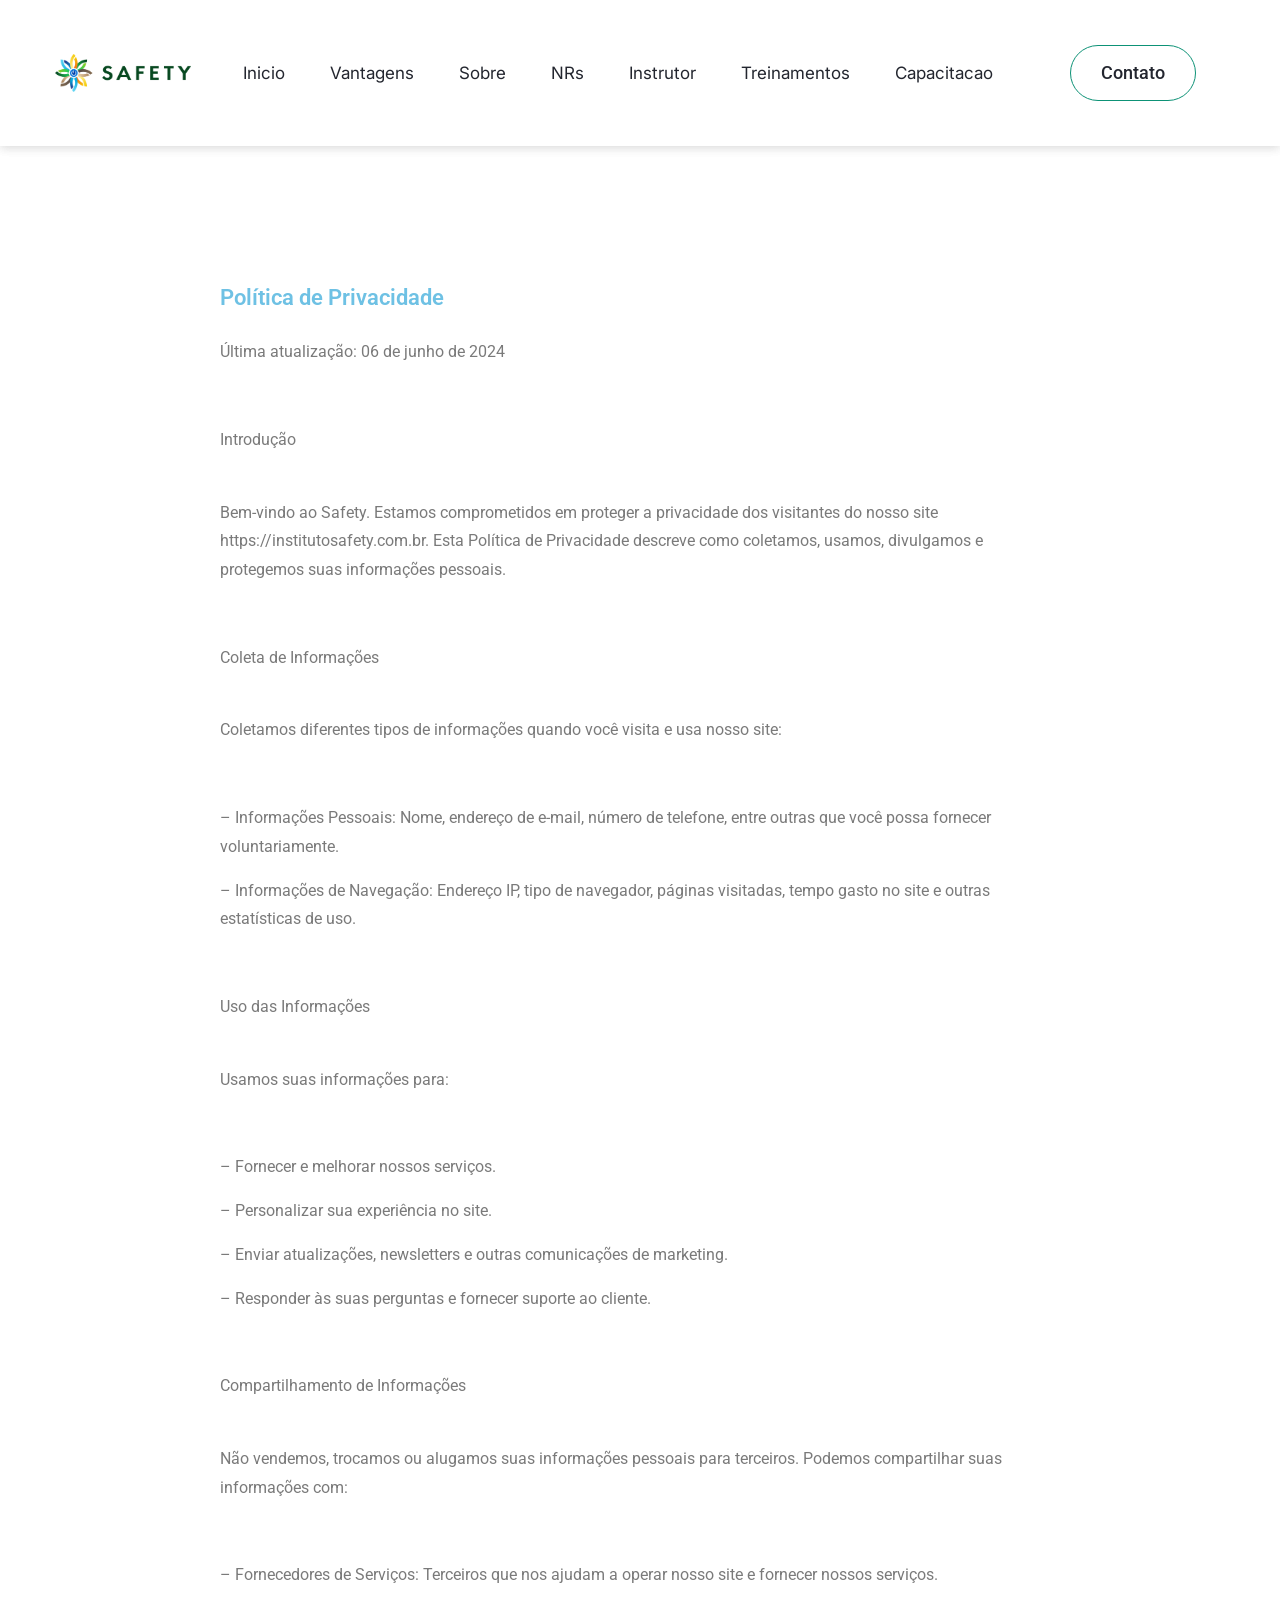
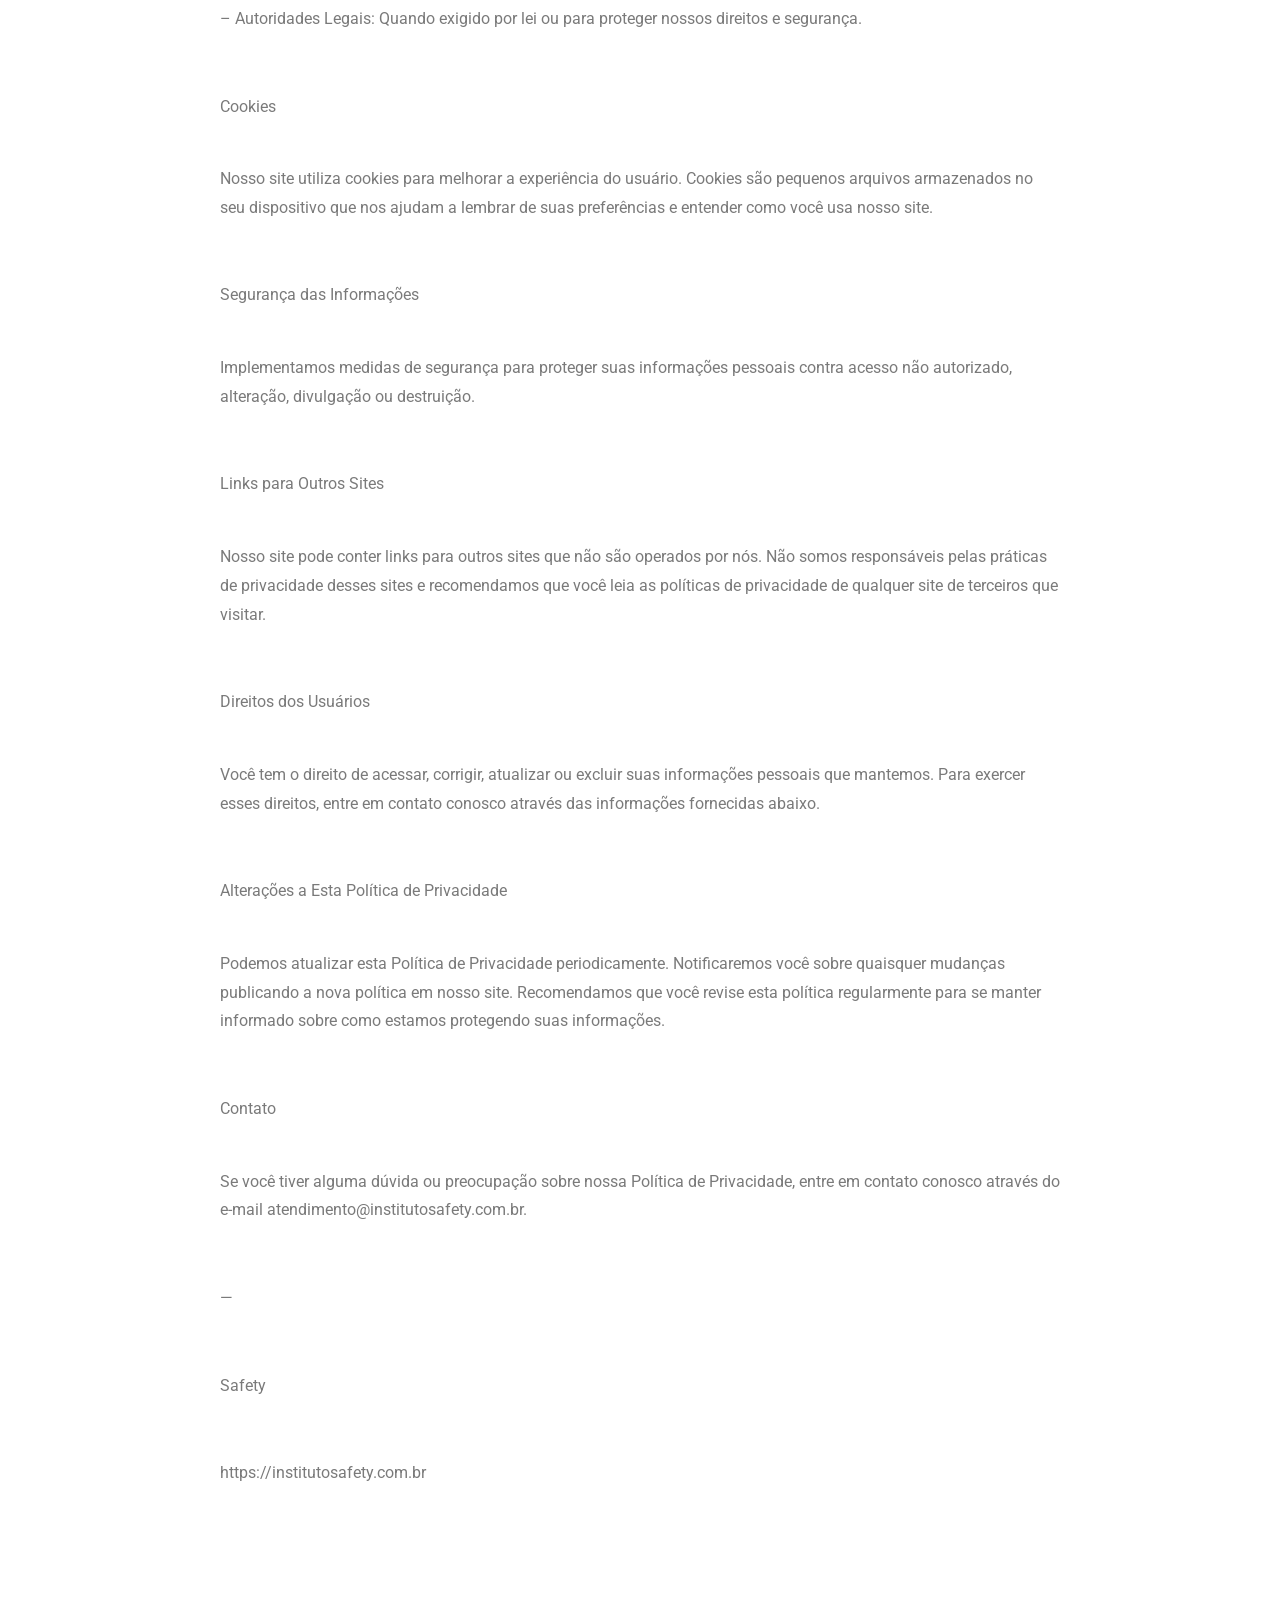
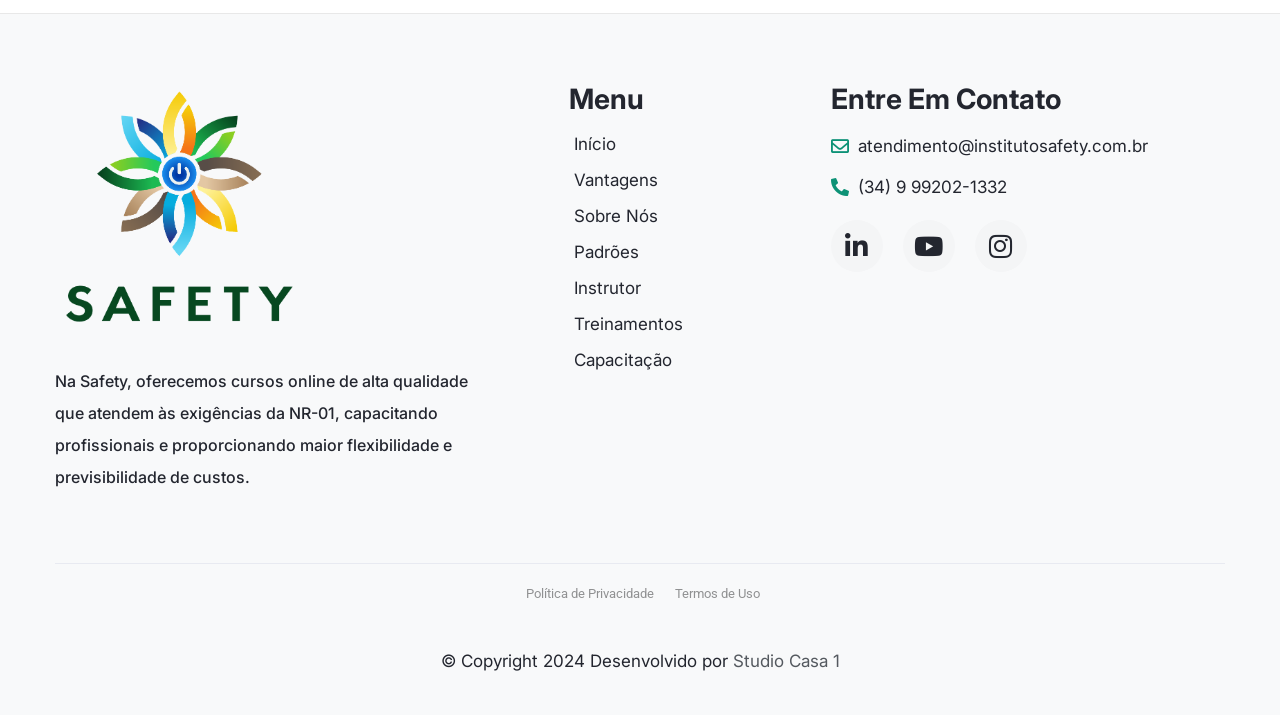
<file: instituto-safety-static/politica-de-privacidade.html>
<!DOCTYPE html>
<html lang="pt-BR">
<head>
    <meta charset="UTF-8">
    <meta name="viewport" content="width=device-width, initial-scale=1.0">
    <title>Política de Privacidade - Instituto Safety</title>
    <meta name="description" content="Instituto Safety - Política de Privacidade">
    
    <!-- Favicon -->
    <link rel="icon" type="image/png" href="assets/images/cropped-logo-mauricio-16-32x32.png" sizes="32x32">
    <link rel="icon" type="image/png" href="assets/images/cropped-logo-mauricio-16-192x192.png" sizes="192x192">
    <link rel="apple-touch-icon" href="assets/images/cropped-logo-mauricio-16-180x180.png">
    
    <!-- Google Fonts -->
    <link rel="preconnect" href="https://fonts.googleapis.com">
    <link rel="preconnect" href="https://fonts.gstatic.com" crossorigin>
    <link href="https://fonts.googleapis.com/css2?family=Roboto:ital,wght@0,100;0,300;0,400;0,500;0,600;0,700;0,800;0,900;1,100;1,300;1,400;1,500;1,700;1,900&family=Roboto+Slab:wght@100;200;300;400;500;600;700;800;900&family=Inter:wght@100;200;300;400;500;600;700;800;900&display=swap" rel="stylesheet">
    
    <!-- Font Awesome -->
    <link rel="stylesheet" href="assets/css/font-awesome.min.css">
    <link rel="stylesheet" href="assets/css/fa-brands.min.css">
    <link rel="stylesheet" href="assets/css/fa-solid.min.css">
    
    <!-- Elementor Icons -->
    <link rel="stylesheet" href="assets/css/elementor-icons.min.css">
    
    <!-- Estilos Principais -->
    <link rel="stylesheet" href="assets/css/global-styles.css">
    <link rel="stylesheet" href="assets/css/elementor-styles.css">
    <link rel="stylesheet" href="assets/css/theme.css">
    <link rel="stylesheet" href="assets/css/custom.css">
    
    <!-- Swiper CSS -->
    <link rel="stylesheet" href="assets/css/swiper.min.css">
    <link rel="stylesheet" href="assets/css/e-swiper.min.css">
    
    <!-- Elementor Frontend CSS -->
    <link rel="stylesheet" href="assets/css/elementor-frontend.min.css">
    <link rel="stylesheet" href="assets/css/widget-heading.min.css">
    <link rel="stylesheet" href="assets/css/widget-icon-list.min.css">
    <link rel="stylesheet" href="assets/css/widget-image-box.min.css">
    <link rel="stylesheet" href="assets/css/widget-image.min.css">
    <link rel="stylesheet" href="assets/css/widget-social-icons.min.css">
    <link rel="stylesheet" href="assets/css/widget-text-editor.min.css">
    <link rel="stylesheet" href="assets/css/widget-video.min.css">
    
    <style>
    .page-content {
        max-width: 900px;
        margin: 60px auto;
        padding: 40px 20px;
        font-family: 'Roboto', sans-serif;
        line-height: 1.8;
        color: #333;
    }
    .page-content h1 {
        font-size: 2em;
        margin-bottom: 20px;
        color: #1a1a1a;
    }
    .page-content h2 {
        font-size: 1.4em;
        margin-top: 30px;
        margin-bottom: 10px;
        color: #1a1a1a;
    }
    .page-content p {
        margin-bottom: 15px;
    }
    </style>
</head>
<body class="elementor-default elementor-kit-7 elementor-page">

<div class="elementor elementor-69 elementor-location-header" data-elementor-id="69" data-elementor-post-type="elementor_library" data-elementor-type="header">
<section class="elementor-section elementor-top-section elementor-element elementor-element-19575c2 elementor-section-content-middle elementor-section-boxed elementor-section-height-default elementor-section-height-default" data-element_type="section" data-id="19575c2" data-particle-mobile-disabled="false" data-particle_enable="false" data-settings='{"jet_parallax_layout_list":[],"background_background":"classic","sticky":"top","_ha_eqh_enable":false,"sticky_on":["desktop","tablet","mobile"],"sticky_offset":0,"sticky_effects_offset":0}' id="header_section">
<div class="elementor-container elementor-column-gap-no">
<div class="elementor-column elementor-col-33 elementor-top-column elementor-element elementor-element-7361179" data-element_type="column" data-id="7361179">
<div class="elementor-widget-wrap elementor-element-populated">
<div class="elementor-element elementor-element-1ea500b1 elementor-widget elementor-widget-image" data-element_type="widget" data-id="1ea500b1" data-widget_type="image.default">
<div class="elementor-widget-container">
<a href="index.html">
<img alt="" class="attachment-full size-full wp-image-332 lazyload" data-sizes="(max-width: 2092px) 100vw, 2092px" data-src="assets/images/logo-mauricio-02.png" data-srcset="assets/images/logo-mauricio-02.png 2092w, assets/images/logo-mauricio-02-300x83.png 300w, assets/images/logo-mauricio-02-1024x282.png 1024w, assets/images/logo-mauricio-02-768x211.png 768w, assets/images/logo-mauricio-02-1536x423.png 1536w, assets/images/logo-mauricio-02-2048x564.png 2048w" height="576" src="[data-uri]" style="--smush-placeholder-width: 2092px; --smush-placeholder-aspect-ratio: 2092/576;" width="2092"/><noscript><img alt="" class="attachment-full size-full wp-image-332" height="576" sizes="(max-width: 2092px) 100vw, 2092px" src="../wp-content/uploads/2024/03/logo-mauricio-02.png" srcset="wp-content/uploads/2024/03/logo-mauricio-02.png 2092w, ../wp-content/uploads/2024/03/logo-mauricio-02-300x83.png 300w, ../wp-content/uploads/2024/03/logo-mauricio-02-1024x282.png 1024w, ../wp-content/uploads/2024/03/logo-mauricio-02-768x211.png 768w, ../wp-content/uploads/2024/03/logo-mauricio-02-1536x423.png 1536w, ../wp-content/uploads/2024/03/logo-mauricio-02-2048x564.png 2048w" width="2092"/></noscript> </a>
</div>
</div>
</div>
</div>
<div class="elementor-column elementor-col-33 elementor-top-column elementor-element elementor-element-64e4f49d" data-element_type="column" data-id="64e4f49d">
<div class="elementor-widget-wrap elementor-element-populated">
<div class="elementor-element elementor-element-7ede5c36 eael_simple_menu_hamburger_disable_selected_menu_hide elementor-widget__width-initial eael-simple-menu-hamburger-align-right eael-hamburger--tablet ha-has-bg-overlay elementor-widget elementor-widget-eael-simple-menu" data-element_type="widget" data-id="7ede5c36" data-widget_type="eael-simple-menu.default">
<div class="elementor-widget-container">
<style>
                        @media screen and (max-width: 1024px) {
                            .eael-hamburger--tablet {
                                .eael-simple-menu-horizontal,
                                .eael-simple-menu-vertical {
                                    display: none;
                                }
                            }
                            .eael-hamburger--tablet {
                                .eael-simple-menu-container .eael-simple-menu-toggle {
                                    display: block;
                                }
                            }
                        }
                    </style> <div class="eael-simple-menu-container eael-simple-menu-align-center eael-simple-menu--stretch eael-simple-menu-dropdown-align-left preset-1" data-dropdown-indicator-icon='&lt;i class="fas fa-angle-down"&gt;&lt;/i&gt;' data-hamburger-breakpoints='{"mobile":"Dispositivos m\u00f3veis no modo retrato (&gt; 767px)","tablet":"Tablet no modo retrato (&gt; 1024px)","desktop":"Desktop (&gt; 2400px)","none":"Nenhum"}' data-hamburger-device="tablet" data-hamburger-icon='&lt;i aria-hidden="true" class="fas fa-bars"&gt;&lt;/i&gt;' data-indicator-icon='&lt;i aria-hidden="true" class="fas fa-angle-down"&gt;&lt;/i&gt;'>
<ul class="eael-simple-menu eael-simple-menu-dropdown-animate-to-top eael-simple-menu-indicator eael-hamburger-left eael-simple-menu-horizontal" id="menu-menu"><li class="menu-item menu-item-type-custom menu-item-object-custom menu-item-150" id="menu-item-150"><a href="index.html#inicio">Inicio</a></li>
<li class="menu-item menu-item-type-custom menu-item-object-custom menu-item-151" id="menu-item-151"><a href="index.html#vantagens">Vantagens</a></li>
<li class="menu-item menu-item-type-custom menu-item-object-custom menu-item-152" id="menu-item-152"><a href="index.html#sobre">Sobre</a></li>
<li class="menu-item menu-item-type-custom menu-item-object-custom menu-item-241" id="menu-item-241"><a href="index.html#normas">NRs</a></li>
<li class="menu-item menu-item-type-custom menu-item-object-custom menu-item-242" id="menu-item-242"><a href="index.html#instrutor">Instrutor</a></li>
<li class="menu-item menu-item-type-custom menu-item-object-custom menu-item-243" id="menu-item-243"><a href="index.html#treinamentos">Treinamentos</a></li>
<li class="menu-item menu-item-type-custom menu-item-object-custom menu-item-244" id="menu-item-244"><a href="index.html#capacitacao">Capacitacao</a></li>
</ul> <button class="eael-simple-menu-toggle">
<span class="sr-only">Menu de alternância de hambúrguer</span>
<i aria-hidden="true" class="fas fa-bars"></i> </button>
</div>
</div>
</div>
</div>
</div>
<div class="elementor-column elementor-col-33 elementor-top-column elementor-element elementor-element-18279f11" data-element_type="column" data-id="18279f11">
<div class="elementor-widget-wrap elementor-element-populated">
<div class="elementor-element elementor-element-710ec45 elementor-tablet-align-right elementor-align-center elementor-widget__width-initial elementor-widget elementor-widget-button" data-element_type="widget" data-id="710ec45" data-widget_type="button.default">
<div class="elementor-widget-container">
<div class="elementor-button-wrapper">
<a class="elementor-button elementor-button-link elementor-size-md" href="https://api.whatsapp.com/send?phone=5534992021332" target="_blank">
<span class="elementor-button-content-wrapper">
<span class="elementor-button-text">contato</span>
</span>
</a>
</div>
</div>
</div>
</div>
</div>
</div>
</section>
</div>
<main class="site-main post-365 page type-page status-publish hentry" id="content">
<header class="page-header">
<h1 class="entry-title">Pol�tica de Privacidade</h1> </header>
<div class="page-content">
<div class="elementor elementor-365" data-elementor-id="365" data-elementor-post-type="page" data-elementor-type="wp-page">
<section class="elementor-section elementor-top-section elementor-element elementor-element-6e754f2 elementor-section-boxed elementor-section-height-default elementor-section-height-default" data-element_type="section" data-id="6e754f2" data-particle-mobile-disabled="false" data-particle_enable="false" data-settings='{"jet_parallax_layout_list":[],"_ha_eqh_enable":false}'>
<div class="elementor-container elementor-column-gap-default">
<div class="elementor-column elementor-col-100 elementor-top-column elementor-element elementor-element-29e587a" data-element_type="column" data-id="29e587a">
<div class="elementor-widget-wrap elementor-element-populated">
<div class="elementor-element elementor-element-3dae9dc elementor-widget elementor-widget-heading" data-element_type="widget" data-id="3dae9dc" data-widget_type="heading.default">
<div class="elementor-widget-container">
<h2 class="elementor-heading-title elementor-size-default">Política de Privacidade</h2> </div>
</div>
<div class="elementor-element elementor-element-de0634a elementor-widget elementor-widget-text-editor" data-element_type="widget" data-id="de0634a" data-widget_type="text-editor.default">
<div class="elementor-widget-container">
<p><span style="font-weight: 400;">Última atualização: 06 de junho de 2024</span></p><p> </p><ol><li><span style="font-weight: 400;"> Introdução</span></li></ol><p> </p><p><span style="font-weight: 400;">Bem-vindo ao Safety. Estamos comprometidos em proteger a privacidade dos visitantes do nosso site https://institutosafety.com.br. Esta Política de Privacidade descreve como coletamos, usamos, divulgamos e protegemos suas informações pessoais.</span></p><p> </p><ol start="2"><li><span style="font-weight: 400;"> Coleta de Informações</span></li></ol><p> </p><p><span style="font-weight: 400;">Coletamos diferentes tipos de informações quando você visita e usa nosso site:</span></p><p> </p><p><span style="font-weight: 400;">– Informações Pessoais: Nome, endereço de e-mail, número de telefone, entre outras que você possa fornecer voluntariamente.</span></p><p><span style="font-weight: 400;">– Informações de Navegação: Endereço IP, tipo de navegador, páginas visitadas, tempo gasto no site e outras estatísticas de uso.</span></p><p> </p><ol start="3"><li><span style="font-weight: 400;"> Uso das Informações</span></li></ol><p> </p><p><span style="font-weight: 400;">Usamos suas informações para:</span></p><p> </p><p><span style="font-weight: 400;">– Fornecer e melhorar nossos serviços.</span></p><p><span style="font-weight: 400;">– Personalizar sua experiência no site.</span></p><p><span style="font-weight: 400;">– Enviar atualizações, newsletters e outras comunicações de marketing.</span></p><p><span style="font-weight: 400;">– Responder às suas perguntas e fornecer suporte ao cliente.</span></p><p> </p><ol start="4"><li><span style="font-weight: 400;"> Compartilhamento de Informações</span></li></ol><p> </p><p><span style="font-weight: 400;">Não vendemos, trocamos ou alugamos suas informações pessoais para terceiros. Podemos compartilhar suas informações com:</span></p><p> </p><p><span style="font-weight: 400;">– Fornecedores de Serviços: Terceiros que nos ajudam a operar nosso site e fornecer nossos serviços.</span></p><p><span style="font-weight: 400;">– Autoridades Legais: Quando exigido por lei ou para proteger nossos direitos e segurança.</span></p><p> </p><ol start="5"><li><span style="font-weight: 400;"> Cookies</span></li></ol><p> </p><p><span style="font-weight: 400;">Nosso site utiliza cookies para melhorar a experiência do usuário. Cookies são pequenos arquivos armazenados no seu dispositivo que nos ajudam a lembrar de suas preferências e entender como você usa nosso site.</span></p><p> </p><ol start="6"><li><span style="font-weight: 400;"> Segurança das Informações</span></li></ol><p> </p><p><span style="font-weight: 400;">Implementamos medidas de segurança para proteger suas informações pessoais contra acesso não autorizado, alteração, divulgação ou destruição.</span></p><p> </p><ol start="7"><li><span style="font-weight: 400;"> Links para Outros Sites</span></li></ol><p> </p><p><span style="font-weight: 400;">Nosso site pode conter links para outros sites que não são operados por nós. Não somos responsáveis pelas práticas de privacidade desses sites e recomendamos que você leia as políticas de privacidade de qualquer site de terceiros que visitar.</span></p><p> </p><ol start="8"><li><span style="font-weight: 400;"> Direitos dos Usuários</span></li></ol><p> </p><p><span style="font-weight: 400;">Você tem o direito de acessar, corrigir, atualizar ou excluir suas informações pessoais que mantemos. Para exercer esses direitos, entre em contato conosco através das informações fornecidas abaixo.</span></p><p> </p><ol start="9"><li><span style="font-weight: 400;"> Alterações a Esta Política de Privacidade</span></li></ol><p> </p><p><span style="font-weight: 400;">Podemos atualizar esta Política de Privacidade periodicamente. Notificaremos você sobre quaisquer mudanças publicando a nova política em nosso site. Recomendamos que você revise esta política regularmente para se manter informado sobre como estamos protegendo suas informações.</span></p><p> </p><ol start="10"><li><span style="font-weight: 400;"> Contato</span></li></ol><p> </p><p><span style="font-weight: 400;">Se você tiver alguma dúvida ou preocupação sobre nossa Política de Privacidade, entre em contato conosco através do e-mail atendimento@institutosafety.com.br.</span></p><p> </p><p><span style="font-weight: 400;">—</span></p><p> </p><p><span style="font-weight: 400;">Safety </span></p><p> </p><p><span style="font-weight: 400;">https://institutosafety.com.br</span></p> </div>
</div>
</div>
</div>
</div>
</section>
</div>
<div class="post-tags">
</div>
</div>
</main>
<div class="elementor elementor-74 elementor-location-footer" data-elementor-id="74" data-elementor-post-type="elementor_library" data-elementor-type="footer">
<section class="elementor-section elementor-top-section elementor-element elementor-element-46b2aedc elementor-section-boxed elementor-section-height-default elementor-section-height-default" data-element_type="section" data-id="46b2aedc" data-particle-mobile-disabled="false" data-particle_enable="false" data-settings='{"jet_parallax_layout_list":[],"_ha_eqh_enable":false}' id="footer_section">
<div class="elementor-container elementor-column-gap-no">
<div class="elementor-column elementor-col-100 elementor-top-column elementor-element elementor-element-419754a4" data-element_type="column" data-id="419754a4">
<div class="elementor-widget-wrap elementor-element-populated">
<section class="elementor-section elementor-inner-section elementor-element elementor-element-48123774 elementor-section-full_width elementor-section-height-default elementor-section-height-default" data-element_type="section" data-id="48123774" data-particle-mobile-disabled="false" data-particle_enable="false" data-settings='{"jet_parallax_layout_list":[],"_ha_eqh_enable":false}'>
<div class="elementor-container elementor-column-gap-no">
<div class="elementor-column elementor-col-33 elementor-inner-column elementor-element elementor-element-3ac3f993" data-element_type="column" data-id="3ac3f993">
<div class="elementor-widget-wrap elementor-element-populated">
<div class="elementor-element elementor-element-a4402a3 elementor-widget elementor-widget-image" data-element_type="widget" data-id="a4402a3" data-widget_type="image.default">
<div class="elementor-widget-container">
<a href="index.html">
<img alt="" class="attachment-full size-full wp-image-331 lazyload" data-sizes="(max-width: 719px) 100vw, 719px" data-src="assets/images/logo-mauricio-16.png" data-srcset="assets/images/logo-mauricio-16.png 719w, assets/images/logo-mauricio-16-286x300.png 286w" height="753" src="[data-uri]" style="--smush-placeholder-width: 719px; --smush-placeholder-aspect-ratio: 719/753;" width="719"/><noscript><img alt="" class="attachment-full size-full wp-image-331" height="753" sizes="(max-width: 719px) 100vw, 719px" src="../wp-content/uploads/2024/03/logo-mauricio-16.png" srcset="wp-content/uploads/2024/03/logo-mauricio-16.png 719w, ../wp-content/uploads/2024/03/logo-mauricio-16-286x300.png 286w" width="719"/></noscript> </a>
</div>
</div>
<div class="elementor-element elementor-element-35323ae0 elementor-widget elementor-widget-heading" data-element_type="widget" data-id="35323ae0" data-widget_type="heading.default">
<div class="elementor-widget-container">
<h2 class="elementor-heading-title elementor-size-default">Na Safety, oferecemos cursos online de alta qualidade que atendem às exigências da NR-01, capacitando profissionais e proporcionando maior flexibilidade e previsibilidade de custos.</h2> </div>
</div>
</div>
</div>
<div class="elementor-column elementor-col-33 elementor-inner-column elementor-element elementor-element-70bc4752" data-element_type="column" data-id="70bc4752">
<div class="elementor-widget-wrap elementor-element-populated">
<div class="elementor-element elementor-element-5196e766 elementor-widget elementor-widget-heading" data-element_type="widget" data-id="5196e766" data-widget_type="heading.default">
<div class="elementor-widget-container">
<h2 class="elementor-heading-title elementor-size-default">menu</h2> </div>
</div>
<div class="elementor-element elementor-element-27b997d5 elementor-icon-list--layout-traditional elementor-list-item-link-full_width elementor-widget elementor-widget-icon-list" data-element_type="widget" data-id="27b997d5" data-widget_type="icon-list.default">
<div class="elementor-widget-container">
<ul class="elementor-icon-list-items">
<li class="elementor-icon-list-item">
<a href="index.html#inicio">
<span class="elementor-icon-list-text">Início</span>
</a>
</li>
<li class="elementor-icon-list-item">
<a href="index.html#vantagens">
<span class="elementor-icon-list-text">Vantagens</span>
</a>
</li>
<li class="elementor-icon-list-item">
<a href="index.html#sobre">
<span class="elementor-icon-list-text">Sobre Nós</span>
</a>
</li>
<li class="elementor-icon-list-item">
<a href="index.html#normas">
<span class="elementor-icon-list-text">Padrões</span>
</a>
</li>
<li class="elementor-icon-list-item">
<a href="index.html#instrutor">
<span class="elementor-icon-list-text">Instrutor</span>
</a>
</li>
<li class="elementor-icon-list-item">
<a href="index.html#treinamentos">
<span class="elementor-icon-list-text">Treinamentos</span>
</a>
</li>
<li class="elementor-icon-list-item">
<a href="index.html#capacitacao">
<span class="elementor-icon-list-text">Capacitação</span>
</a>
</li>
</ul>
</div>
</div>
</div>
</div>
<div class="elementor-column elementor-col-33 elementor-inner-column elementor-element elementor-element-5c3abfbf" data-element_type="column" data-id="5c3abfbf">
<div class="elementor-widget-wrap elementor-element-populated">
<div class="elementor-element elementor-element-12509cfb elementor-widget elementor-widget-heading" data-element_type="widget" data-id="12509cfb" data-widget_type="heading.default">
<div class="elementor-widget-container">
<h2 class="elementor-heading-title elementor-size-default">Entre em Contato</h2> </div>
</div>
<div class="elementor-element elementor-element-a20793b elementor-icon-list--layout-traditional elementor-list-item-link-full_width elementor-widget elementor-widget-icon-list" data-element_type="widget" data-id="a20793b" data-widget_type="icon-list.default">
<div class="elementor-widget-container">
<ul class="elementor-icon-list-items">
<li class="elementor-icon-list-item">
<a href="http://churchsupport@gmail.com">
<span class="elementor-icon-list-icon">
<i aria-hidden="true" class="far fa-envelope"></i> </span>
<span class="elementor-icon-list-text"> atendimento@institutosafety.com.br</span>
</a>
</li>
<li class="elementor-icon-list-item">
<a href="tel:+55(34)992021332" target="_blank">
<span class="elementor-icon-list-icon">
<i aria-hidden="true" class="fas fa-phone-alt"></i> </span>
<span class="elementor-icon-list-text">(34) 9 99202-1332</span>
</a>
</li>
</ul>
</div>
</div>
<div class="elementor-element elementor-element-4dde0 elementor-shape-circle e-grid-align-left e-grid-align-mobile-center elementor-grid-0 elementor-widget elementor-widget-social-icons" data-element_type="widget" data-id="4dde0" data-widget_type="social-icons.default">
<div class="elementor-widget-container">
<div class="elementor-social-icons-wrapper elementor-grid">
<span class="elementor-grid-item">
<a class="elementor-icon elementor-social-icon elementor-social-icon-linkedin-in elementor-animation-shrink elementor-repeater-item-1ae84e6" href="https://www.linkedin.com/company/instituto-safety/" target="_blank">
<span class="elementor-screen-only">Linkedin-in</span>
<i class="fab fa-linkedin-in"></i> </a>
</span>
<span class="elementor-grid-item">
<a class="elementor-icon elementor-social-icon elementor-social-icon-youtube elementor-animation-shrink elementor-repeater-item-bb49598" href="http://www.youtube.com/@institutosafety" target="_blank">
<span class="elementor-screen-only">Youtube</span>
<i class="fab fa-youtube"></i> </a>
</span>
<span class="elementor-grid-item">
<a class="elementor-icon elementor-social-icon elementor-social-icon-instagram elementor-animation-shrink elementor-repeater-item-1d85d60" href="https://www.instagram.com/institutosafety" target="_blank">
<span class="elementor-screen-only">Instagram</span>
<i class="fab fa-instagram"></i> </a>
</span>
</div>
</div>
</div>
</div>
</div>
</div>
</section>
<div class="elementor-element elementor-element-730f73be elementor-widget elementor-widget-eael-divider" data-element_type="widget" data-id="730f73be" data-widget_type="eael-divider.default">
<div class="elementor-widget-container">
<div class="eael-divider-wrap divider-direction-horizontal">
<div class="eael-divider horizontal solid"></div>
</div>
</div>
</div>
<div class="elementor-element elementor-element-e31078e elementor-icon-list--layout-inline elementor-align-center elementor-list-item-link-full_width elementor-widget elementor-widget-icon-list" data-element_type="widget" data-id="e31078e" data-widget_type="icon-list.default">
<div class="elementor-widget-container">
<ul class="elementor-icon-list-items elementor-inline-items">
<li class="elementor-icon-list-item elementor-inline-item">
<a href="index.html">
<span class="elementor-icon-list-text">Política de Privacidade</span>
</a>
</li>
<li class="elementor-icon-list-item elementor-inline-item">
<a href="index.html">
<span class="elementor-icon-list-text">Termos de Uso</span>
</a>
</li>
</ul>
</div>
</div>
<div class="elementor-element elementor-element-49c70875 elementor-widget elementor-widget-heading" data-element_type="widget" data-id="49c70875" data-widget_type="heading.default">
<div class="elementor-widget-container">
<h2 class="elementor-heading-title elementor-size-default"><p>© Copyright 2024 Desenvolvido por <a href="https://studiocasa1.design/">Studio Casa 1</a></p></h2> </div>
</div>
</div>
</div>
</div>
</section>
</div>

<!-- Scripts -->
<script src="assets/js/webpack.runtime.min.js"></script>
<script src="assets/js/frontend-modules.min.js"></script>

<!-- Configuração do Elementor -->
<script>
var elementorFrontendConfig = {
    environmentMode: {edit: false, wpPreview: false, isScriptDebug: false},
    i18n: {},
    is_rtl: false,
    breakpoints: {xs: 0, sm: 480, md: 768, lg: 1025, xl: 1440, xxl: 1600},
    version: '3.24.2',
    is_static: false,
    urls: {assets: 'assets/'},
    swiperClass: 'swiper',
    settings: {page: [], editorPreferences: []},
    post: {id: 0, title: 'Política de Privacidade', excerpt: '', featuredImage: false}
};
</script>

<script src="assets/js/elementor-frontend.min.js"></script>
<script src="assets/js/main.js"></script>
</body>
</html>
</file>
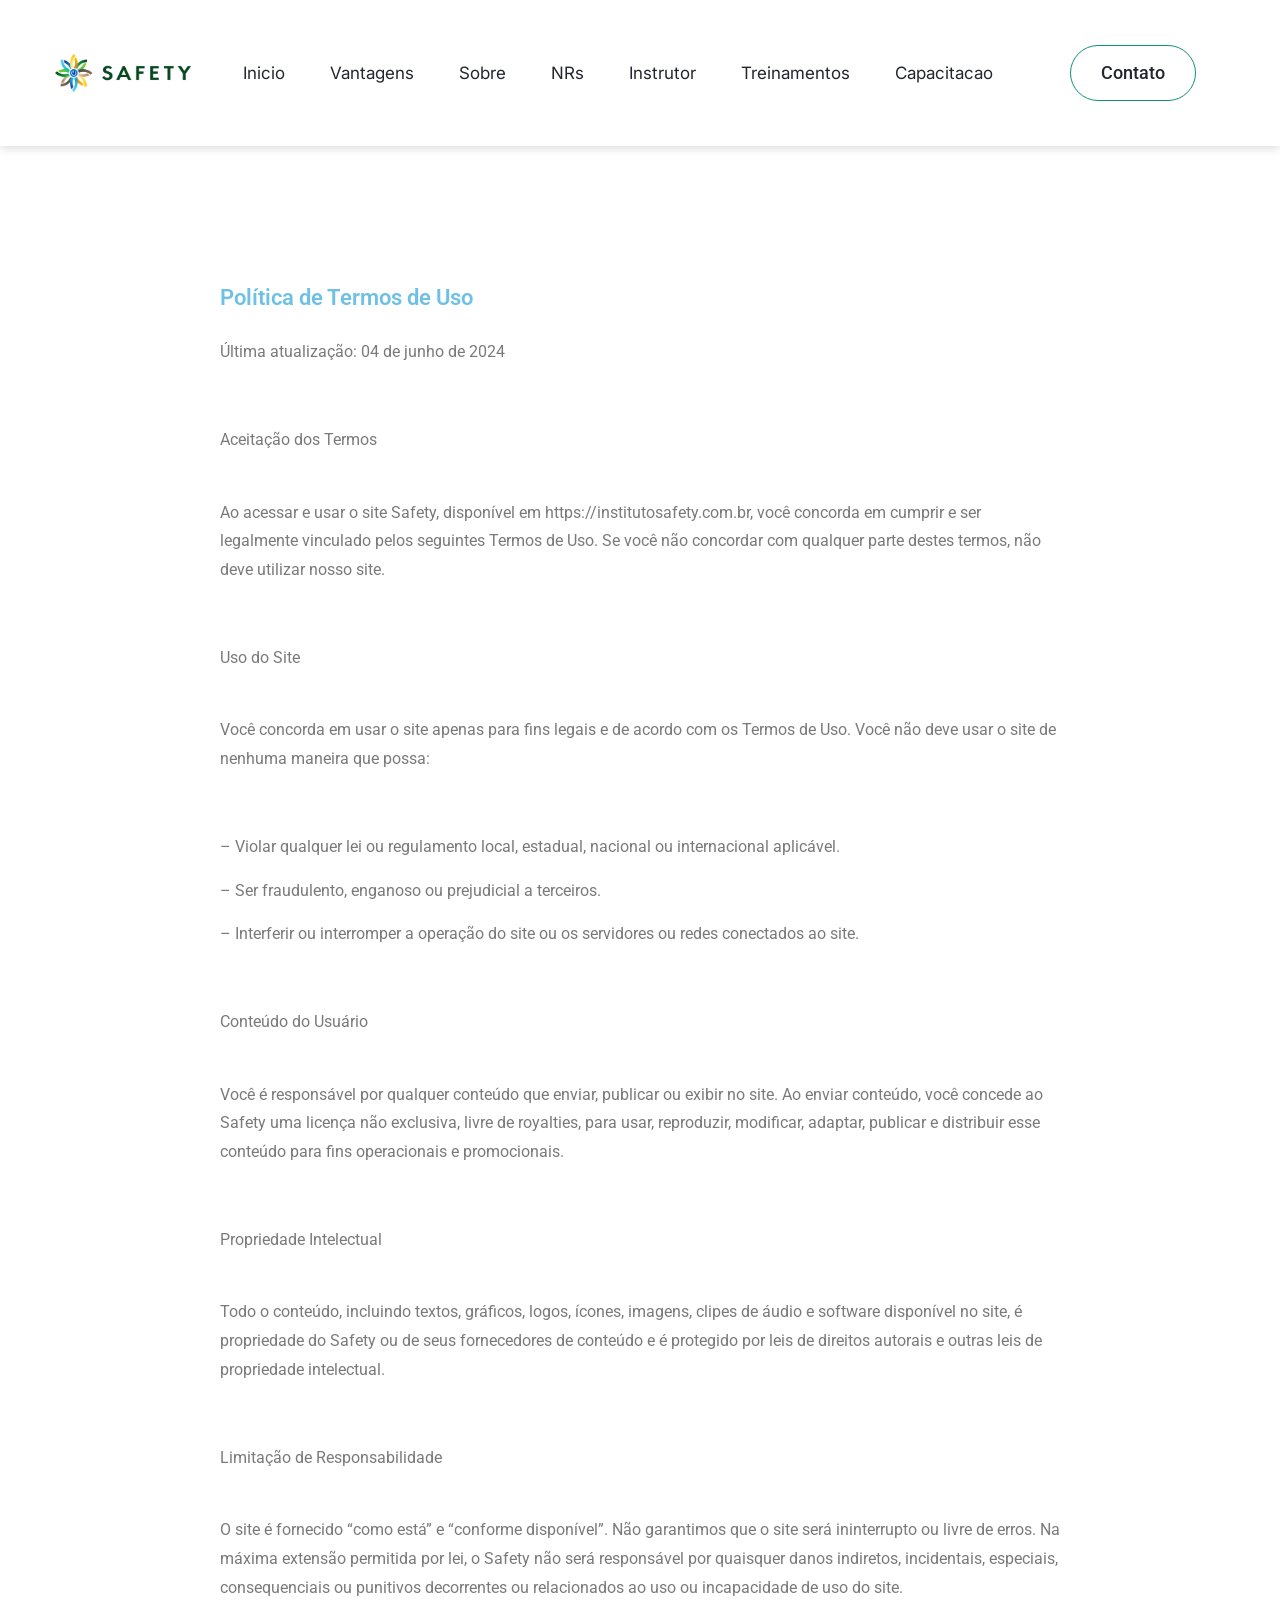
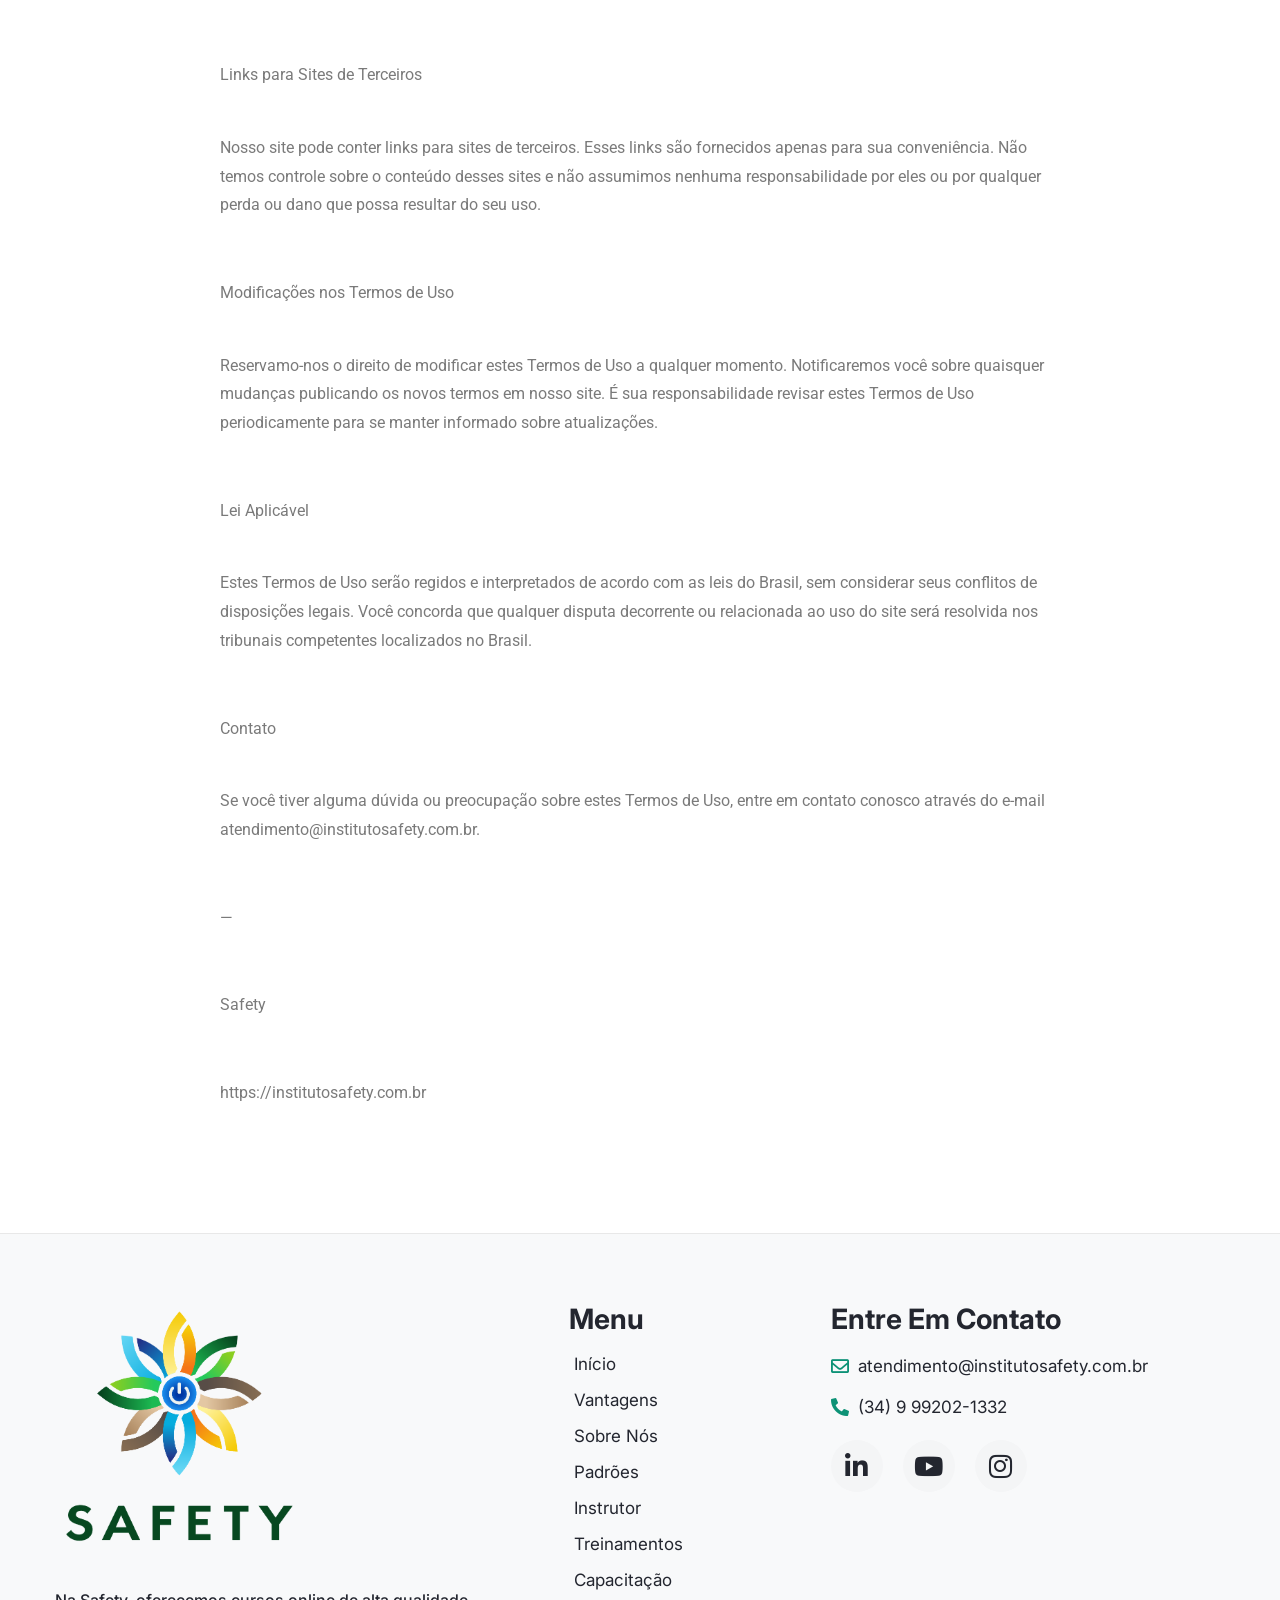
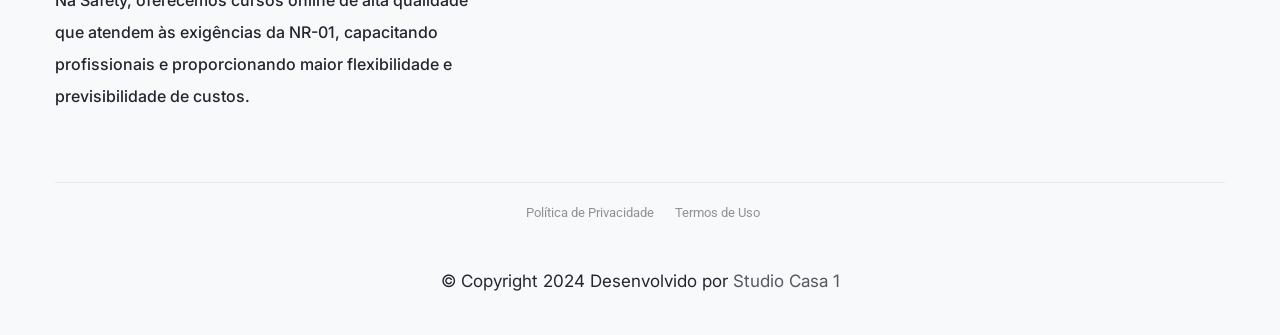
<file: instituto-safety-static/termos-de-uso.html>
<!DOCTYPE html>
<html lang="pt-BR">
<head>
    <meta charset="UTF-8">
    <meta name="viewport" content="width=device-width, initial-scale=1.0">
    <title>Termos de Uso - Instituto Safety</title>
    <meta name="description" content="Instituto Safety - Termos de Uso">
    
    <!-- Favicon -->
    <link rel="icon" type="image/png" href="assets/images/cropped-logo-mauricio-16-32x32.png" sizes="32x32">
    <link rel="icon" type="image/png" href="assets/images/cropped-logo-mauricio-16-192x192.png" sizes="192x192">
    <link rel="apple-touch-icon" href="assets/images/cropped-logo-mauricio-16-180x180.png">
    
    <!-- Google Fonts -->
    <link rel="preconnect" href="https://fonts.googleapis.com">
    <link rel="preconnect" href="https://fonts.gstatic.com" crossorigin>
    <link href="https://fonts.googleapis.com/css2?family=Roboto:ital,wght@0,100;0,300;0,400;0,500;0,600;0,700;0,800;0,900;1,100;1,300;1,400;1,500;1,700;1,900&family=Roboto+Slab:wght@100;200;300;400;500;600;700;800;900&family=Inter:wght@100;200;300;400;500;600;700;800;900&display=swap" rel="stylesheet">
    
    <!-- Font Awesome -->
    <link rel="stylesheet" href="assets/css/font-awesome.min.css">
    <link rel="stylesheet" href="assets/css/fa-brands.min.css">
    <link rel="stylesheet" href="assets/css/fa-solid.min.css">
    
    <!-- Elementor Icons -->
    <link rel="stylesheet" href="assets/css/elementor-icons.min.css">
    
    <!-- Estilos Principais -->
    <link rel="stylesheet" href="assets/css/global-styles.css">
    <link rel="stylesheet" href="assets/css/elementor-styles.css">
    <link rel="stylesheet" href="assets/css/theme.css">
    <link rel="stylesheet" href="assets/css/custom.css">
    
    <!-- Swiper CSS -->
    <link rel="stylesheet" href="assets/css/swiper.min.css">
    <link rel="stylesheet" href="assets/css/e-swiper.min.css">
    
    <!-- Elementor Frontend CSS -->
    <link rel="stylesheet" href="assets/css/elementor-frontend.min.css">
    <link rel="stylesheet" href="assets/css/widget-heading.min.css">
    <link rel="stylesheet" href="assets/css/widget-icon-list.min.css">
    <link rel="stylesheet" href="assets/css/widget-image-box.min.css">
    <link rel="stylesheet" href="assets/css/widget-image.min.css">
    <link rel="stylesheet" href="assets/css/widget-social-icons.min.css">
    <link rel="stylesheet" href="assets/css/widget-text-editor.min.css">
    <link rel="stylesheet" href="assets/css/widget-video.min.css">
    
    <style>
    .page-content {
        max-width: 900px;
        margin: 60px auto;
        padding: 40px 20px;
        font-family: 'Roboto', sans-serif;
        line-height: 1.8;
        color: #333;
    }
    .page-content h1 {
        font-size: 2em;
        margin-bottom: 20px;
        color: #1a1a1a;
    }
    .page-content h2 {
        font-size: 1.4em;
        margin-top: 30px;
        margin-bottom: 10px;
        color: #1a1a1a;
    }
    .page-content p {
        margin-bottom: 15px;
    }
    </style>
</head>
<body class="elementor-default elementor-kit-7 elementor-page">

<div class="elementor elementor-69 elementor-location-header" data-elementor-id="69" data-elementor-post-type="elementor_library" data-elementor-type="header">
<section class="elementor-section elementor-top-section elementor-element elementor-element-19575c2 elementor-section-content-middle elementor-section-boxed elementor-section-height-default elementor-section-height-default" data-element_type="section" data-id="19575c2" data-particle-mobile-disabled="false" data-particle_enable="false" data-settings='{"jet_parallax_layout_list":[],"background_background":"classic","sticky":"top","_ha_eqh_enable":false,"sticky_on":["desktop","tablet","mobile"],"sticky_offset":0,"sticky_effects_offset":0}' id="header_section">
<div class="elementor-container elementor-column-gap-no">
<div class="elementor-column elementor-col-33 elementor-top-column elementor-element elementor-element-7361179" data-element_type="column" data-id="7361179">
<div class="elementor-widget-wrap elementor-element-populated">
<div class="elementor-element elementor-element-1ea500b1 elementor-widget elementor-widget-image" data-element_type="widget" data-id="1ea500b1" data-widget_type="image.default">
<div class="elementor-widget-container">
<a href="index.html">
<img alt="" class="attachment-full size-full wp-image-332 lazyload" data-sizes="(max-width: 2092px) 100vw, 2092px" data-src="assets/images/logo-mauricio-02.png" data-srcset="assets/images/logo-mauricio-02.png 2092w, assets/images/logo-mauricio-02-300x83.png 300w, assets/images/logo-mauricio-02-1024x282.png 1024w, assets/images/logo-mauricio-02-768x211.png 768w, assets/images/logo-mauricio-02-1536x423.png 1536w, assets/images/logo-mauricio-02-2048x564.png 2048w" height="576" src="[data-uri]" style="--smush-placeholder-width: 2092px; --smush-placeholder-aspect-ratio: 2092/576;" width="2092"/><noscript><img alt="" class="attachment-full size-full wp-image-332" height="576" sizes="(max-width: 2092px) 100vw, 2092px" src="../wp-content/uploads/2024/03/logo-mauricio-02.png" srcset="wp-content/uploads/2024/03/logo-mauricio-02.png 2092w, ../wp-content/uploads/2024/03/logo-mauricio-02-300x83.png 300w, ../wp-content/uploads/2024/03/logo-mauricio-02-1024x282.png 1024w, ../wp-content/uploads/2024/03/logo-mauricio-02-768x211.png 768w, ../wp-content/uploads/2024/03/logo-mauricio-02-1536x423.png 1536w, ../wp-content/uploads/2024/03/logo-mauricio-02-2048x564.png 2048w" width="2092"/></noscript> </a>
</div>
</div>
</div>
</div>
<div class="elementor-column elementor-col-33 elementor-top-column elementor-element elementor-element-64e4f49d" data-element_type="column" data-id="64e4f49d">
<div class="elementor-widget-wrap elementor-element-populated">
<div class="elementor-element elementor-element-7ede5c36 eael_simple_menu_hamburger_disable_selected_menu_hide elementor-widget__width-initial eael-simple-menu-hamburger-align-right eael-hamburger--tablet ha-has-bg-overlay elementor-widget elementor-widget-eael-simple-menu" data-element_type="widget" data-id="7ede5c36" data-widget_type="eael-simple-menu.default">
<div class="elementor-widget-container">
<style>
                        @media screen and (max-width: 1024px) {
                            .eael-hamburger--tablet {
                                .eael-simple-menu-horizontal,
                                .eael-simple-menu-vertical {
                                    display: none;
                                }
                            }
                            .eael-hamburger--tablet {
                                .eael-simple-menu-container .eael-simple-menu-toggle {
                                    display: block;
                                }
                            }
                        }
                    </style> <div class="eael-simple-menu-container eael-simple-menu-align-center eael-simple-menu--stretch eael-simple-menu-dropdown-align-left preset-1" data-dropdown-indicator-icon='&lt;i class="fas fa-angle-down"&gt;&lt;/i&gt;' data-hamburger-breakpoints='{"mobile":"Dispositivos m\u00f3veis no modo retrato (&gt; 767px)","tablet":"Tablet no modo retrato (&gt; 1024px)","desktop":"Desktop (&gt; 2400px)","none":"Nenhum"}' data-hamburger-device="tablet" data-hamburger-icon='&lt;i aria-hidden="true" class="fas fa-bars"&gt;&lt;/i&gt;' data-indicator-icon='&lt;i aria-hidden="true" class="fas fa-angle-down"&gt;&lt;/i&gt;'>
<ul class="eael-simple-menu eael-simple-menu-dropdown-animate-to-top eael-simple-menu-indicator eael-hamburger-left eael-simple-menu-horizontal" id="menu-menu"><li class="menu-item menu-item-type-custom menu-item-object-custom menu-item-150" id="menu-item-150"><a href="index.html#inicio">Inicio</a></li>
<li class="menu-item menu-item-type-custom menu-item-object-custom menu-item-151" id="menu-item-151"><a href="index.html#vantagens">Vantagens</a></li>
<li class="menu-item menu-item-type-custom menu-item-object-custom menu-item-152" id="menu-item-152"><a href="index.html#sobre">Sobre</a></li>
<li class="menu-item menu-item-type-custom menu-item-object-custom menu-item-241" id="menu-item-241"><a href="index.html#normas">NRs</a></li>
<li class="menu-item menu-item-type-custom menu-item-object-custom menu-item-242" id="menu-item-242"><a href="index.html#instrutor">Instrutor</a></li>
<li class="menu-item menu-item-type-custom menu-item-object-custom menu-item-243" id="menu-item-243"><a href="index.html#treinamentos">Treinamentos</a></li>
<li class="menu-item menu-item-type-custom menu-item-object-custom menu-item-244" id="menu-item-244"><a href="index.html#capacitacao">Capacitacao</a></li>
</ul> <button class="eael-simple-menu-toggle">
<span class="sr-only">Menu de alternância de hambúrguer</span>
<i aria-hidden="true" class="fas fa-bars"></i> </button>
</div>
</div>
</div>
</div>
</div>
<div class="elementor-column elementor-col-33 elementor-top-column elementor-element elementor-element-18279f11" data-element_type="column" data-id="18279f11">
<div class="elementor-widget-wrap elementor-element-populated">
<div class="elementor-element elementor-element-710ec45 elementor-tablet-align-right elementor-align-center elementor-widget__width-initial elementor-widget elementor-widget-button" data-element_type="widget" data-id="710ec45" data-widget_type="button.default">
<div class="elementor-widget-container">
<div class="elementor-button-wrapper">
<a class="elementor-button elementor-button-link elementor-size-md" href="https://api.whatsapp.com/send?phone=5534992021332" target="_blank">
<span class="elementor-button-content-wrapper">
<span class="elementor-button-text">contato</span>
</span>
</a>
</div>
</div>
</div>
</div>
</div>
</div>
</section>
</div>
<main class="site-main post-375 page type-page status-publish hentry" id="content">
<header class="page-header">
<h1 class="entry-title">Pol�tica de Termos de Uso</h1> </header>
<div class="page-content">
<div class="elementor elementor-375" data-elementor-id="375" data-elementor-post-type="page" data-elementor-type="wp-page">
<section class="elementor-section elementor-top-section elementor-element elementor-element-6e754f2 elementor-section-boxed elementor-section-height-default elementor-section-height-default" data-element_type="section" data-id="6e754f2" data-particle-mobile-disabled="false" data-particle_enable="false" data-settings='{"jet_parallax_layout_list":[],"_ha_eqh_enable":false}'>
<div class="elementor-container elementor-column-gap-default">
<div class="elementor-column elementor-col-100 elementor-top-column elementor-element elementor-element-29e587a" data-element_type="column" data-id="29e587a">
<div class="elementor-widget-wrap elementor-element-populated">
<div class="elementor-element elementor-element-3dae9dc elementor-widget elementor-widget-heading" data-element_type="widget" data-id="3dae9dc" data-widget_type="heading.default">
<div class="elementor-widget-container">
<h2 class="elementor-heading-title elementor-size-default">Política de Termos de Uso</h2> </div>
</div>
<div class="elementor-element elementor-element-de0634a elementor-widget elementor-widget-text-editor" data-element_type="widget" data-id="de0634a" data-widget_type="text-editor.default">
<div class="elementor-widget-container">
<p><span style="font-weight: 400;">Última atualização: 04 de junho de 2024</span></p><p> </p><ol><li><span style="font-weight: 400;"> Aceitação dos Termos</span></li></ol><p> </p><p><span style="font-weight: 400;">Ao acessar e usar o site Safety, disponível em https://institutosafety.com.br, você concorda em cumprir e ser legalmente vinculado pelos seguintes Termos de Uso. Se você não concordar com qualquer parte destes termos, não deve utilizar nosso site.</span></p><p> </p><ol start="2"><li><span style="font-weight: 400;"> Uso do Site</span></li></ol><p> </p><p><span style="font-weight: 400;">Você concorda em usar o site apenas para fins legais e de acordo com os Termos de Uso. Você não deve usar o site de nenhuma maneira que possa:</span></p><p> </p><p><span style="font-weight: 400;">– Violar qualquer lei ou regulamento local, estadual, nacional ou internacional aplicável.</span></p><p><span style="font-weight: 400;">– Ser fraudulento, enganoso ou prejudicial a terceiros.</span></p><p><span style="font-weight: 400;">– Interferir ou interromper a operação do site ou os servidores ou redes conectados ao site.</span></p><p> </p><ol start="3"><li><span style="font-weight: 400;"> Conteúdo do Usuário</span></li></ol><p> </p><p><span style="font-weight: 400;">Você é responsável por qualquer conteúdo que enviar, publicar ou exibir no site. Ao enviar conteúdo, você concede ao Safety uma licença não exclusiva, livre de royalties, para usar, reproduzir, modificar, adaptar, publicar e distribuir esse conteúdo para fins operacionais e promocionais.</span></p><p> </p><ol start="4"><li><span style="font-weight: 400;"> Propriedade Intelectual</span></li></ol><p> </p><p><span style="font-weight: 400;">Todo o conteúdo, incluindo textos, gráficos, logos, ícones, imagens, clipes de áudio e software disponível no site, é propriedade do Safety ou de seus fornecedores de conteúdo e é protegido por leis de direitos autorais e outras leis de propriedade intelectual.</span></p><p> </p><ol start="5"><li><span style="font-weight: 400;"> Limitação de Responsabilidade</span></li></ol><p> </p><p><span style="font-weight: 400;">O site é fornecido “como está” e “conforme disponível”. Não garantimos que o site será ininterrupto ou livre de erros. Na máxima extensão permitida por lei, o Safety não será responsável por quaisquer danos indiretos, incidentais, especiais, consequenciais ou punitivos decorrentes ou relacionados ao uso ou incapacidade de uso do site.</span></p><p> </p><ol start="6"><li><span style="font-weight: 400;"> Links para Sites de Terceiros</span></li></ol><p> </p><p><span style="font-weight: 400;">Nosso site pode conter links para sites de terceiros. Esses links são fornecidos apenas para sua conveniência. Não temos controle sobre o conteúdo desses sites e não assumimos nenhuma responsabilidade por eles ou por qualquer perda ou dano que possa resultar do seu uso.</span></p><p> </p><ol start="7"><li><span style="font-weight: 400;"> Modificações nos Termos de Uso</span></li></ol><p> </p><p><span style="font-weight: 400;">Reservamo-nos o direito de modificar estes Termos de Uso a qualquer momento. Notificaremos você sobre quaisquer mudanças publicando os novos termos em nosso site. É sua responsabilidade revisar estes Termos de Uso periodicamente para se manter informado sobre atualizações.</span></p><p> </p><ol start="8"><li><span style="font-weight: 400;"> Lei Aplicável</span></li></ol><p> </p><p><span style="font-weight: 400;">Estes Termos de Uso serão regidos e interpretados de acordo com as leis do Brasil, sem considerar seus conflitos de disposições legais. Você concorda que qualquer disputa decorrente ou relacionada ao uso do site será resolvida nos tribunais competentes localizados no Brasil.</span></p><p> </p><ol start="9"><li><span style="font-weight: 400;"> Contato</span></li></ol><p> </p><p><span style="font-weight: 400;">Se você tiver alguma dúvida ou preocupação sobre estes Termos de Uso, entre em contato conosco através do e-mail  atendimento@institutosafety.com.br.</span></p><p> </p><p><span style="font-weight: 400;">—</span></p><p> </p><p><span style="font-weight: 400;">Safety</span></p><p> </p><p><a href="https://guinchoasadelta.sorocaba.br" rel="noopener" target="_blank"><span style="font-weight: 400;">https://</span></a><span style="font-weight: 400;">institutosafety.com.br</span></p> </div>
</div>
</div>
</div>
</div>
</section>
</div>
<div class="post-tags">
</div>
</div>
</main>
<div class="elementor elementor-74 elementor-location-footer" data-elementor-id="74" data-elementor-post-type="elementor_library" data-elementor-type="footer">
<section class="elementor-section elementor-top-section elementor-element elementor-element-46b2aedc elementor-section-boxed elementor-section-height-default elementor-section-height-default" data-element_type="section" data-id="46b2aedc" data-particle-mobile-disabled="false" data-particle_enable="false" data-settings='{"jet_parallax_layout_list":[],"_ha_eqh_enable":false}' id="footer_section">
<div class="elementor-container elementor-column-gap-no">
<div class="elementor-column elementor-col-100 elementor-top-column elementor-element elementor-element-419754a4" data-element_type="column" data-id="419754a4">
<div class="elementor-widget-wrap elementor-element-populated">
<section class="elementor-section elementor-inner-section elementor-element elementor-element-48123774 elementor-section-full_width elementor-section-height-default elementor-section-height-default" data-element_type="section" data-id="48123774" data-particle-mobile-disabled="false" data-particle_enable="false" data-settings='{"jet_parallax_layout_list":[],"_ha_eqh_enable":false}'>
<div class="elementor-container elementor-column-gap-no">
<div class="elementor-column elementor-col-33 elementor-inner-column elementor-element elementor-element-3ac3f993" data-element_type="column" data-id="3ac3f993">
<div class="elementor-widget-wrap elementor-element-populated">
<div class="elementor-element elementor-element-a4402a3 elementor-widget elementor-widget-image" data-element_type="widget" data-id="a4402a3" data-widget_type="image.default">
<div class="elementor-widget-container">
<a href="index.html">
<img alt="" class="attachment-full size-full wp-image-331 lazyload" data-sizes="(max-width: 719px) 100vw, 719px" data-src="assets/images/logo-mauricio-16.png" data-srcset="assets/images/logo-mauricio-16.png 719w, assets/images/logo-mauricio-16-286x300.png 286w" height="753" src="[data-uri]" style="--smush-placeholder-width: 719px; --smush-placeholder-aspect-ratio: 719/753;" width="719"/><noscript><img alt="" class="attachment-full size-full wp-image-331" height="753" sizes="(max-width: 719px) 100vw, 719px" src="../wp-content/uploads/2024/03/logo-mauricio-16.png" srcset="wp-content/uploads/2024/03/logo-mauricio-16.png 719w, ../wp-content/uploads/2024/03/logo-mauricio-16-286x300.png 286w" width="719"/></noscript> </a>
</div>
</div>
<div class="elementor-element elementor-element-35323ae0 elementor-widget elementor-widget-heading" data-element_type="widget" data-id="35323ae0" data-widget_type="heading.default">
<div class="elementor-widget-container">
<h2 class="elementor-heading-title elementor-size-default">Na Safety, oferecemos cursos online de alta qualidade que atendem às exigências da NR-01, capacitando profissionais e proporcionando maior flexibilidade e previsibilidade de custos.</h2> </div>
</div>
</div>
</div>
<div class="elementor-column elementor-col-33 elementor-inner-column elementor-element elementor-element-70bc4752" data-element_type="column" data-id="70bc4752">
<div class="elementor-widget-wrap elementor-element-populated">
<div class="elementor-element elementor-element-5196e766 elementor-widget elementor-widget-heading" data-element_type="widget" data-id="5196e766" data-widget_type="heading.default">
<div class="elementor-widget-container">
<h2 class="elementor-heading-title elementor-size-default">menu</h2> </div>
</div>
<div class="elementor-element elementor-element-27b997d5 elementor-icon-list--layout-traditional elementor-list-item-link-full_width elementor-widget elementor-widget-icon-list" data-element_type="widget" data-id="27b997d5" data-widget_type="icon-list.default">
<div class="elementor-widget-container">
<ul class="elementor-icon-list-items">
<li class="elementor-icon-list-item">
<a href="index.html#inicio">
<span class="elementor-icon-list-text">Início</span>
</a>
</li>
<li class="elementor-icon-list-item">
<a href="index.html#vantagens">
<span class="elementor-icon-list-text">Vantagens</span>
</a>
</li>
<li class="elementor-icon-list-item">
<a href="index.html#sobre">
<span class="elementor-icon-list-text">Sobre Nós</span>
</a>
</li>
<li class="elementor-icon-list-item">
<a href="index.html#normas">
<span class="elementor-icon-list-text">Padrões</span>
</a>
</li>
<li class="elementor-icon-list-item">
<a href="index.html#instrutor">
<span class="elementor-icon-list-text">Instrutor</span>
</a>
</li>
<li class="elementor-icon-list-item">
<a href="index.html#treinamentos">
<span class="elementor-icon-list-text">Treinamentos</span>
</a>
</li>
<li class="elementor-icon-list-item">
<a href="index.html#capacitacao">
<span class="elementor-icon-list-text">Capacitação</span>
</a>
</li>
</ul>
</div>
</div>
</div>
</div>
<div class="elementor-column elementor-col-33 elementor-inner-column elementor-element elementor-element-5c3abfbf" data-element_type="column" data-id="5c3abfbf">
<div class="elementor-widget-wrap elementor-element-populated">
<div class="elementor-element elementor-element-12509cfb elementor-widget elementor-widget-heading" data-element_type="widget" data-id="12509cfb" data-widget_type="heading.default">
<div class="elementor-widget-container">
<h2 class="elementor-heading-title elementor-size-default">Entre em Contato</h2> </div>
</div>
<div class="elementor-element elementor-element-a20793b elementor-icon-list--layout-traditional elementor-list-item-link-full_width elementor-widget elementor-widget-icon-list" data-element_type="widget" data-id="a20793b" data-widget_type="icon-list.default">
<div class="elementor-widget-container">
<ul class="elementor-icon-list-items">
<li class="elementor-icon-list-item">
<a href="http://churchsupport@gmail.com">
<span class="elementor-icon-list-icon">
<i aria-hidden="true" class="far fa-envelope"></i> </span>
<span class="elementor-icon-list-text"> atendimento@institutosafety.com.br</span>
</a>
</li>
<li class="elementor-icon-list-item">
<a href="tel:+55(34)992021332" target="_blank">
<span class="elementor-icon-list-icon">
<i aria-hidden="true" class="fas fa-phone-alt"></i> </span>
<span class="elementor-icon-list-text">(34) 9 99202-1332</span>
</a>
</li>
</ul>
</div>
</div>
<div class="elementor-element elementor-element-4dde0 elementor-shape-circle e-grid-align-left e-grid-align-mobile-center elementor-grid-0 elementor-widget elementor-widget-social-icons" data-element_type="widget" data-id="4dde0" data-widget_type="social-icons.default">
<div class="elementor-widget-container">
<div class="elementor-social-icons-wrapper elementor-grid">
<span class="elementor-grid-item">
<a class="elementor-icon elementor-social-icon elementor-social-icon-linkedin-in elementor-animation-shrink elementor-repeater-item-1ae84e6" href="https://www.linkedin.com/company/instituto-safety/" target="_blank">
<span class="elementor-screen-only">Linkedin-in</span>
<i class="fab fa-linkedin-in"></i> </a>
</span>
<span class="elementor-grid-item">
<a class="elementor-icon elementor-social-icon elementor-social-icon-youtube elementor-animation-shrink elementor-repeater-item-bb49598" href="http://www.youtube.com/@institutosafety" target="_blank">
<span class="elementor-screen-only">Youtube</span>
<i class="fab fa-youtube"></i> </a>
</span>
<span class="elementor-grid-item">
<a class="elementor-icon elementor-social-icon elementor-social-icon-instagram elementor-animation-shrink elementor-repeater-item-1d85d60" href="https://www.instagram.com/institutosafety" target="_blank">
<span class="elementor-screen-only">Instagram</span>
<i class="fab fa-instagram"></i> </a>
</span>
</div>
</div>
</div>
</div>
</div>
</div>
</section>
<div class="elementor-element elementor-element-730f73be elementor-widget elementor-widget-eael-divider" data-element_type="widget" data-id="730f73be" data-widget_type="eael-divider.default">
<div class="elementor-widget-container">
<div class="eael-divider-wrap divider-direction-horizontal">
<div class="eael-divider horizontal solid"></div>
</div>
</div>
</div>
<div class="elementor-element elementor-element-e31078e elementor-icon-list--layout-inline elementor-align-center elementor-list-item-link-full_width elementor-widget elementor-widget-icon-list" data-element_type="widget" data-id="e31078e" data-widget_type="icon-list.default">
<div class="elementor-widget-container">
<ul class="elementor-icon-list-items elementor-inline-items">
<li class="elementor-icon-list-item elementor-inline-item">
<a href="index.html">
<span class="elementor-icon-list-text">Política de Privacidade</span>
</a>
</li>
<li class="elementor-icon-list-item elementor-inline-item">
<a href="index.html">
<span class="elementor-icon-list-text">Termos de Uso</span>
</a>
</li>
</ul>
</div>
</div>
<div class="elementor-element elementor-element-49c70875 elementor-widget elementor-widget-heading" data-element_type="widget" data-id="49c70875" data-widget_type="heading.default">
<div class="elementor-widget-container">
<h2 class="elementor-heading-title elementor-size-default"><p>© Copyright 2024 Desenvolvido por <a href="https://studiocasa1.design/">Studio Casa 1</a></p></h2> </div>
</div>
</div>
</div>
</div>
</section>
</div>

<!-- Scripts -->
<script src="assets/js/webpack.runtime.min.js"></script>
<script src="assets/js/frontend-modules.min.js"></script>

<!-- Configuração do Elementor -->
<script>
var elementorFrontendConfig = {
    environmentMode: {edit: false, wpPreview: false, isScriptDebug: false},
    i18n: {},
    is_rtl: false,
    breakpoints: {xs: 0, sm: 480, md: 768, lg: 1025, xl: 1440, xxl: 1600},
    version: '3.24.2',
    is_static: false,
    urls: {assets: 'assets/'},
    swiperClass: 'swiper',
    settings: {page: [], editorPreferences: []},
    post: {id: 0, title: 'Termos de Uso', excerpt: '', featuredImage: false}
};
</script>

<script src="assets/js/elementor-frontend.min.js"></script>
<script src="assets/js/main.js"></script>
</body>
</html>
</file>
<file: instituto-safety-static/assets/css/global-styles.css>
:root{--wp--preset--aspect-ratio--square: 1;--wp--preset--aspect-ratio--4-3: 4/3;--wp--preset--aspect-ratio--3-4: 3/4;--wp--preset--aspect-ratio--3-2: 3/2;--wp--preset--aspect-ratio--2-3: 2/3;--wp--preset--aspect-ratio--16-9: 16/9;--wp--preset--aspect-ratio--9-16: 9/16;--wp--preset--color--black: #000000;--wp--preset--color--cyan-bluish-gray: #abb8c3;--wp--preset--color--white: #ffffff;--wp--preset--color--pale-pink: #f78da7;--wp--preset--color--vivid-red: #cf2e2e;--wp--preset--color--luminous-vivid-orange: #ff6900;--wp--preset--color--luminous-vivid-amber: #fcb900;--wp--preset--color--light-green-cyan: #7bdcb5;--wp--preset--color--vivid-green-cyan: #00d084;--wp--preset--color--pale-cyan-blue: #8ed1fc;--wp--preset--color--vivid-cyan-blue: #0693e3;--wp--preset--color--vivid-purple: #9b51e0;--wp--preset--gradient--vivid-cyan-blue-to-vivid-purple: linear-gradient(135deg,rgba(6,147,227,1) 0%,rgb(155,81,224) 100%);--wp--preset--gradient--light-green-cyan-to-vivid-green-cyan: linear-gradient(135deg,rgb(122,220,180) 0%,rgb(0,208,130) 100%);--wp--preset--gradient--luminous-vivid-amber-to-luminous-vivid-orange: linear-gradient(135deg,rgba(252,185,0,1) 0%,rgba(255,105,0,1) 100%);--wp--preset--gradient--luminous-vivid-orange-to-vivid-red: linear-gradient(135deg,rgba(255,105,0,1) 0%,rgb(207,46,46) 100%);--wp--preset--gradient--very-light-gray-to-cyan-bluish-gray: linear-gradient(135deg,rgb(238,238,238) 0%,rgb(169,184,195) 100%);--wp--preset--gradient--cool-to-warm-spectrum: linear-gradient(135deg,rgb(74,234,220) 0%,rgb(151,120,209) 20%,rgb(207,42,186) 40%,rgb(238,44,130) 60%,rgb(251,105,98) 80%,rgb(254,248,76) 100%);--wp--preset--gradient--blush-light-purple: linear-gradient(135deg,rgb(255,206,236) 0%,rgb(152,150,240) 100%);--wp--preset--gradient--blush-bordeaux: linear-gradient(135deg,rgb(254,205,165) 0%,rgb(254,45,45) 50%,rgb(107,0,62) 100%);--wp--preset--gradient--luminous-dusk: linear-gradient(135deg,rgb(255,203,112) 0%,rgb(199,81,192) 50%,rgb(65,88,208) 100%);--wp--preset--gradient--pale-ocean: linear-gradient(135deg,rgb(255,245,203) 0%,rgb(182,227,212) 50%,rgb(51,167,181) 100%);--wp--preset--gradient--electric-grass: linear-gradient(135deg,rgb(202,248,128) 0%,rgb(113,206,126) 100%);--wp--preset--gradient--midnight: linear-gradient(135deg,rgb(2,3,129) 0%,rgb(40,116,252) 100%);--wp--preset--font-size--small: 13px;--wp--preset--font-size--medium: 20px;--wp--preset--font-size--large: 36px;--wp--preset--font-size--x-large: 42px;--wp--preset--spacing--20: 0.44rem;--wp--preset--spacing--30: 0.67rem;--wp--preset--spacing--40: 1rem;--wp--preset--spacing--50: 1.5rem;--wp--preset--spacing--60: 2.25rem;--wp--preset--spacing--70: 3.38rem;--wp--preset--spacing--80: 5.06rem;--wp--preset--shadow--natural: 6px 6px 9px rgba(0, 0, 0, 0.2);--wp--preset--shadow--deep: 12px 12px 50px rgba(0, 0, 0, 0.4);--wp--preset--shadow--sharp: 6px 6px 0px rgba(0, 0, 0, 0.2);--wp--preset--shadow--outlined: 6px 6px 0px -3px rgba(255, 255, 255, 1), 6px 6px rgba(0, 0, 0, 1);--wp--preset--shadow--crisp: 6px 6px 0px rgba(0, 0, 0, 1);}:where(.is-layout-flex){gap: 0.5em;}:where(.is-layout-grid){gap: 0.5em;}body .is-layout-flex{display: flex;}.is-layout-flex{flex-wrap: wrap;align-items: center;}.is-layout-flex > :is(*, div){margin: 0;}body .is-layout-grid{display: grid;}.is-layout-grid > :is(*, div){margin: 0;}:where(.wp-block-columns.is-layout-flex){gap: 2em;}:where(.wp-block-columns.is-layout-grid){gap: 2em;}:where(.wp-block-post-template.is-layout-flex){gap: 1.25em;}:where(.wp-block-post-template.is-layout-grid){gap: 1.25em;}.has-black-color{color: var(--wp--preset--color--black) !important;}.has-cyan-bluish-gray-color{color: var(--wp--preset--color--cyan-bluish-gray) !important;}.has-white-color{color: var(--wp--preset--color--white) !important;}.has-pale-pink-color{color: var(--wp--preset--color--pale-pink) !important;}.has-vivid-red-color{color: var(--wp--preset--color--vivid-red) !important;}.has-luminous-vivid-orange-color{color: var(--wp--preset--color--luminous-vivid-orange) !important;}.has-luminous-vivid-amber-color{color: var(--wp--preset--color--luminous-vivid-amber) !important;}.has-light-green-cyan-color{color: var(--wp--preset--color--light-green-cyan) !important;}.has-vivid-green-cyan-color{color: var(--wp--preset--color--vivid-green-cyan) !important;}.has-pale-cyan-blue-color{color: var(--wp--preset--color--pale-cyan-blue) !important;}.has-vivid-cyan-blue-color{color: var(--wp--preset--color--vivid-cyan-blue) !important;}.has-vivid-purple-color{color: var(--wp--preset--color--vivid-purple) !important;}.has-black-background-color{background-color: var(--wp--preset--color--black) !important;}.has-cyan-bluish-gray-background-color{background-color: var(--wp--preset--color--cyan-bluish-gray) !important;}.has-white-background-color{background-color: var(--wp--preset--color--white) !important;}.has-pale-pink-background-color{background-color: var(--wp--preset--color--pale-pink) !important;}.has-vivid-red-background-color{background-color: var(--wp--preset--color--vivid-red) !important;}.has-luminous-vivid-orange-background-color{background-color: var(--wp--preset--color--luminous-vivid-orange) !important;}.has-luminous-vivid-amber-background-color{background-color: var(--wp--preset--color--luminous-vivid-amber) !important;}.has-light-green-cyan-background-color{background-color: var(--wp--preset--color--light-green-cyan) !important;}.has-vivid-green-cyan-background-color{background-color: var(--wp--preset--color--vivid-green-cyan) !important;}.has-pale-cyan-blue-background-color{background-color: var(--wp--preset--color--pale-cyan-blue) !important;}.has-vivid-cyan-blue-background-color{background-color: var(--wp--preset--color--vivid-cyan-blue) !important;}.has-vivid-purple-background-color{background-color: var(--wp--preset--color--vivid-purple) !important;}.has-black-border-color{border-color: var(--wp--preset--color--black) !important;}.has-cyan-bluish-gray-border-color{border-color: var(--wp--preset--color--cyan-bluish-gray) !important;}.has-white-border-color{border-color: var(--wp--preset--color--white) !important;}.has-pale-pink-border-color{border-color: var(--wp--preset--color--pale-pink) !important;}.has-vivid-red-border-color{border-color: var(--wp--preset--color--vivid-red) !important;}.has-luminous-vivid-orange-border-color{border-color: var(--wp--preset--color--luminous-vivid-orange) !important;}.has-luminous-vivid-amber-border-color{border-color: var(--wp--preset--color--luminous-vivid-amber) !important;}.has-light-green-cyan-border-color{border-color: var(--wp--preset--color--light-green-cyan) !important;}.has-vivid-green-cyan-border-color{border-color: var(--wp--preset--color--vivid-green-cyan) !important;}.has-pale-cyan-blue-border-color{border-color: var(--wp--preset--color--pale-cyan-blue) !important;}.has-vivid-cyan-blue-border-color{border-color: var(--wp--preset--color--vivid-cyan-blue) !important;}.has-vivid-purple-border-color{border-color: var(--wp--preset--color--vivid-purple) !important;}.has-vivid-cyan-blue-to-vivid-purple-gradient-background{background: var(--wp--preset--gradient--vivid-cyan-blue-to-vivid-purple) !important;}.has-light-green-cyan-to-vivid-green-cyan-gradient-background{background: var(--wp--preset--gradient--light-green-cyan-to-vivid-green-cyan) !important;}.has-luminous-vivid-amber-to-luminous-vivid-orange-gradient-background{background: var(--wp--preset--gradient--luminous-vivid-amber-to-luminous-vivid-orange) !important;}.has-luminous-vivid-orange-to-vivid-red-gradient-background{background: var(--wp--preset--gradient--luminous-vivid-orange-to-vivid-red) !important;}.has-very-light-gray-to-cyan-bluish-gray-gradient-background{background: var(--wp--preset--gradient--very-light-gray-to-cyan-bluish-gray) !important;}.has-cool-to-warm-spectrum-gradient-background{background: var(--wp--preset--gradient--cool-to-warm-spectrum) !important;}.has-blush-light-purple-gradient-background{background: var(--wp--preset--gradient--blush-light-purple) !important;}.has-blush-bordeaux-gradient-background{background: var(--wp--preset--gradient--blush-bordeaux) !important;}.has-luminous-dusk-gradient-background{background: var(--wp--preset--gradient--luminous-dusk) !important;}.has-pale-ocean-gradient-background{background: var(--wp--preset--gradient--pale-ocean) !important;}.has-electric-grass-gradient-background{background: var(--wp--preset--gradient--electric-grass) !important;}.has-midnight-gradient-background{background: var(--wp--preset--gradient--midnight) !important;}.has-small-font-size{font-size: var(--wp--preset--font-size--small) !important;}.has-medium-font-size{font-size: var(--wp--preset--font-size--medium) !important;}.has-large-font-size{font-size: var(--wp--preset--font-size--large) !important;}.has-x-large-font-size{font-size: var(--wp--preset--font-size--x-large) !important;}
:where(.wp-block-post-template.is-layout-flex){gap: 1.25em;}:where(.wp-block-post-template.is-layout-grid){gap: 1.25em;}
:where(.wp-block-columns.is-layout-flex){gap: 2em;}:where(.wp-block-columns.is-layout-grid){gap: 2em;}
:root :where(.wp-block-pullquote){font-size: 1.5em;line-height: 1.6;}



@-webkit-keyframes ha_fadeIn{0%{opacity:0}to{opacity:1}}@keyframes ha_fadeIn{0%{opacity:0}to{opacity:1}}@-webkit-keyframes ha_zoomIn{0%{opacity:0;-webkit-transform:scale3d(.3,.3,.3);transform:scale3d(.3,.3,.3)}50%{opacity:1}}@keyframes ha_zoomIn{0%{opacity:0;-webkit-transform:scale3d(.3,.3,.3);transform:scale3d(.3,.3,.3)}50%{opacity:1}}@-webkit-keyframes ha_rollIn{0%{opacity:0;-webkit-transform:translate3d(-100%,0,0) rotate3d(0,0,1,-120deg);transform:translate3d(-100%,0,0) rotate3d(0,0,1,-120deg)}to{opacity:1}}@keyframes ha_rollIn{0%{opacity:0;-webkit-transform:translate3d(-100%,0,0) rotate3d(0,0,1,-120deg);transform:translate3d(-100%,0,0) rotate3d(0,0,1,-120deg)}to{opacity:1}}@-webkit-keyframes ha_bounce{0%,20%,53%,to{-webkit-animation-timing-function:cubic-bezier(.215,.61,.355,1);animation-timing-function:cubic-bezier(.215,.61,.355,1)}40%,43%{-webkit-transform:translate3d(0,-30px,0) scaleY(1.1);transform:translate3d(0,-30px,0) scaleY(1.1);-webkit-animation-timing-function:cubic-bezier(.755,.05,.855,.06);animation-timing-function:cubic-bezier(.755,.05,.855,.06)}70%{-webkit-transform:translate3d(0,-15px,0) scaleY(1.05);transform:translate3d(0,-15px,0) scaleY(1.05);-webkit-animation-timing-function:cubic-bezier(.755,.05,.855,.06);animation-timing-function:cubic-bezier(.755,.05,.855,.06)}80%{-webkit-transition-timing-function:cubic-bezier(.215,.61,.355,1);transition-timing-function:cubic-bezier(.215,.61,.355,1);-webkit-transform:translate3d(0,0,0) scaleY(.95);transform:translate3d(0,0,0) scaleY(.95)}90%{-webkit-transform:translate3d(0,-4px,0) scaleY(1.02);transform:translate3d(0,-4px,0) scaleY(1.02)}}@keyframes ha_bounce{0%,20%,53%,to{-webkit-animation-timing-function:cubic-bezier(.215,.61,.355,1);animation-timing-function:cubic-bezier(.215,.61,.355,1)}40%,43%{-webkit-transform:translate3d(0,-30px,0) scaleY(1.1);transform:translate3d(0,-30px,0) scaleY(1.1);-webkit-animation-timing-function:cubic-bezier(.755,.05,.855,.06);animation-timing-function:cubic-bezier(.755,.05,.855,.06)}70%{-webkit-transform:translate3d(0,-15px,0) scaleY(1.05);transform:translate3d(0,-15px,0) scaleY(1.05);-webkit-animation-timing-function:cubic-bezier(.755,.05,.855,.06);animation-timing-function:cubic-bezier(.755,.05,.855,.06)}80%{-webkit-transition-timing-function:cubic-bezier(.215,.61,.355,1);transition-timing-function:cubic-bezier(.215,.61,.355,1);-webkit-transform:translate3d(0,0,0) scaleY(.95);transform:translate3d(0,0,0) scaleY(.95)}90%{-webkit-transform:translate3d(0,-4px,0) scaleY(1.02);transform:translate3d(0,-4px,0) scaleY(1.02)}}@-webkit-keyframes ha_bounceIn{0%,20%,40%,60%,80%,to{-webkit-animation-timing-function:cubic-bezier(.215,.61,.355,1);animation-timing-function:cubic-bezier(.215,.61,.355,1)}0%{opacity:0;-webkit-transform:scale3d(.3,.3,.3);transform:scale3d(.3,.3,.3)}20%{-webkit-transform:scale3d(1.1,1.1,1.1);transform:scale3d(1.1,1.1,1.1)}40%{-webkit-transform:scale3d(.9,.9,.9);transform:scale3d(.9,.9,.9)}60%{opacity:1;-webkit-transform:scale3d(1.03,1.03,1.03);transform:scale3d(1.03,1.03,1.03)}80%{-webkit-transform:scale3d(.97,.97,.97);transform:scale3d(.97,.97,.97)}to{opacity:1}}@keyframes ha_bounceIn{0%,20%,40%,60%,80%,to{-webkit-animation-timing-function:cubic-bezier(.215,.61,.355,1);animation-timing-function:cubic-bezier(.215,.61,.355,1)}0%{opacity:0;-webkit-transform:scale3d(.3,.3,.3);transform:scale3d(.3,.3,.3)}20%{-webkit-transform:scale3d(1.1,1.1,1.1);transform:scale3d(1.1,1.1,1.1)}40%{-webkit-transform:scale3d(.9,.9,.9);transform:scale3d(.9,.9,.9)}60%{opacity:1;-webkit-transform:scale3d(1.03,1.03,1.03);transform:scale3d(1.03,1.03,1.03)}80%{-webkit-transform:scale3d(.97,.97,.97);transform:scale3d(.97,.97,.97)}to{opacity:1}}@-webkit-keyframes ha_flipInX{0%{opacity:0;-webkit-transform:perspective(400px) rotate3d(1,0,0,90deg);transform:perspective(400px) rotate3d(1,0,0,90deg);-webkit-animation-timing-function:ease-in;animation-timing-function:ease-in}40%{-webkit-transform:perspective(400px) rotate3d(1,0,0,-20deg);transform:perspective(400px) rotate3d(1,0,0,-20deg);-webkit-animation-timing-function:ease-in;animation-timing-function:ease-in}60%{opacity:1;-webkit-transform:perspective(400px) rotate3d(1,0,0,10deg);transform:perspective(400px) rotate3d(1,0,0,10deg)}80%{-webkit-transform:perspective(400px) rotate3d(1,0,0,-5deg);transform:perspective(400px) rotate3d(1,0,0,-5deg)}}@keyframes ha_flipInX{0%{opacity:0;-webkit-transform:perspective(400px) rotate3d(1,0,0,90deg);transform:perspective(400px) rotate3d(1,0,0,90deg);-webkit-animation-timing-function:ease-in;animation-timing-function:ease-in}40%{-webkit-transform:perspective(400px) rotate3d(1,0,0,-20deg);transform:perspective(400px) rotate3d(1,0,0,-20deg);-webkit-animation-timing-function:ease-in;animation-timing-function:ease-in}60%{opacity:1;-webkit-transform:perspective(400px) rotate3d(1,0,0,10deg);transform:perspective(400px) rotate3d(1,0,0,10deg)}80%{-webkit-transform:perspective(400px) rotate3d(1,0,0,-5deg);transform:perspective(400px) rotate3d(1,0,0,-5deg)}}@-webkit-keyframes ha_flipInY{0%{opacity:0;-webkit-transform:perspective(400px) rotate3d(0,1,0,90deg);transform:perspective(400px) rotate3d(0,1,0,90deg);-webkit-animation-timing-function:ease-in;animation-timing-function:ease-in}40%{-webkit-transform:perspective(400px) rotate3d(0,1,0,-20deg);transform:perspective(400px) rotate3d(0,1,0,-20deg);-webkit-animation-timing-function:ease-in;animation-timing-function:ease-in}60%{opacity:1;-webkit-transform:perspective(400px) rotate3d(0,1,0,10deg);transform:perspective(400px) rotate3d(0,1,0,10deg)}80%{-webkit-transform:perspective(400px) rotate3d(0,1,0,-5deg);transform:perspective(400px) rotate3d(0,1,0,-5deg)}}@keyframes ha_flipInY{0%{opacity:0;-webkit-transform:perspective(400px) rotate3d(0,1,0,90deg);transform:perspective(400px) rotate3d(0,1,0,90deg);-webkit-animation-timing-function:ease-in;animation-timing-function:ease-in}40%{-webkit-transform:perspective(400px) rotate3d(0,1,0,-20deg);transform:perspective(400px) rotate3d(0,1,0,-20deg);-webkit-animation-timing-function:ease-in;animation-timing-function:ease-in}60%{opacity:1;-webkit-transform:perspective(400px) rotate3d(0,1,0,10deg);transform:perspective(400px) rotate3d(0,1,0,10deg)}80%{-webkit-transform:perspective(400px) rotate3d(0,1,0,-5deg);transform:perspective(400px) rotate3d(0,1,0,-5deg)}}@-webkit-keyframes ha_swing{20%{-webkit-transform:rotate3d(0,0,1,15deg);transform:rotate3d(0,0,1,15deg)}40%{-webkit-transform:rotate3d(0,0,1,-10deg);transform:rotate3d(0,0,1,-10deg)}60%{-webkit-transform:rotate3d(0,0,1,5deg);transform:rotate3d(0,0,1,5deg)}80%{-webkit-transform:rotate3d(0,0,1,-5deg);transform:rotate3d(0,0,1,-5deg)}}@keyframes ha_swing{20%{-webkit-transform:rotate3d(0,0,1,15deg);transform:rotate3d(0,0,1,15deg)}40%{-webkit-transform:rotate3d(0,0,1,-10deg);transform:rotate3d(0,0,1,-10deg)}60%{-webkit-transform:rotate3d(0,0,1,5deg);transform:rotate3d(0,0,1,5deg)}80%{-webkit-transform:rotate3d(0,0,1,-5deg);transform:rotate3d(0,0,1,-5deg)}}@-webkit-keyframes ha_slideInDown{0%{visibility:visible;-webkit-transform:translate3d(0,-100%,0);transform:translate3d(0,-100%,0)}}@keyframes ha_slideInDown{0%{visibility:visible;-webkit-transform:translate3d(0,-100%,0);transform:translate3d(0,-100%,0)}}@-webkit-keyframes ha_slideInUp{0%{visibility:visible;-webkit-transform:translate3d(0,100%,0);transform:translate3d(0,100%,0)}}@keyframes ha_slideInUp{0%{visibility:visible;-webkit-transform:translate3d(0,100%,0);transform:translate3d(0,100%,0)}}@-webkit-keyframes ha_slideInLeft{0%{visibility:visible;-webkit-transform:translate3d(-100%,0,0);transform:translate3d(-100%,0,0)}}@keyframes ha_slideInLeft{0%{visibility:visible;-webkit-transform:translate3d(-100%,0,0);transform:translate3d(-100%,0,0)}}@-webkit-keyframes ha_slideInRight{0%{visibility:visible;-webkit-transform:translate3d(100%,0,0);transform:translate3d(100%,0,0)}}@keyframes ha_slideInRight{0%{visibility:visible;-webkit-transform:translate3d(100%,0,0);transform:translate3d(100%,0,0)}}.ha_fadeIn{-webkit-animation-name:ha_fadeIn;animation-name:ha_fadeIn}.ha_zoomIn{-webkit-animation-name:ha_zoomIn;animation-name:ha_zoomIn}.ha_rollIn{-webkit-animation-name:ha_rollIn;animation-name:ha_rollIn}.ha_bounce{-webkit-transform-origin:center bottom;-ms-transform-origin:center bottom;transform-origin:center bottom;-webkit-animation-name:ha_bounce;animation-name:ha_bounce}.ha_bounceIn{-webkit-animation-name:ha_bounceIn;animation-name:ha_bounceIn;-webkit-animation-duration:.75s;-webkit-animation-duration:calc(var(--animate-duration)*.75);animation-duration:.75s;animation-duration:calc(var(--animate-duration)*.75)}.ha_flipInX,.ha_flipInY{-webkit-animation-name:ha_flipInX;animation-name:ha_flipInX;-webkit-backface-visibility:visible!important;backface-visibility:visible!important}.ha_flipInY{-webkit-animation-name:ha_flipInY;animation-name:ha_flipInY}.ha_swing{-webkit-transform-origin:top center;-ms-transform-origin:top center;transform-origin:top center;-webkit-animation-name:ha_swing;animation-name:ha_swing}.ha_slideInDown{-webkit-animation-name:ha_slideInDown;animation-name:ha_slideInDown}.ha_slideInUp{-webkit-animation-name:ha_slideInUp;animation-name:ha_slideInUp}.ha_slideInLeft{-webkit-animation-name:ha_slideInLeft;animation-name:ha_slideInLeft}.ha_slideInRight{-webkit-animation-name:ha_slideInRight;animation-name:ha_slideInRight}.ha-css-transform-yes{-webkit-transition-duration:var(--ha-tfx-transition-duration, .2s);transition-duration:var(--ha-tfx-transition-duration, .2s);-webkit-transition-property:-webkit-transform;transition-property:transform;transition-property:transform,-webkit-transform;-webkit-transform:translate(var(--ha-tfx-translate-x, 0),var(--ha-tfx-translate-y, 0)) scale(var(--ha-tfx-scale-x, 1),var(--ha-tfx-scale-y, 1)) skew(var(--ha-tfx-skew-x, 0),var(--ha-tfx-skew-y, 0)) rotateX(var(--ha-tfx-rotate-x, 0)) rotateY(var(--ha-tfx-rotate-y, 0)) rotateZ(var(--ha-tfx-rotate-z, 0));transform:translate(var(--ha-tfx-translate-x, 0),var(--ha-tfx-translate-y, 0)) scale(var(--ha-tfx-scale-x, 1),var(--ha-tfx-scale-y, 1)) skew(var(--ha-tfx-skew-x, 0),var(--ha-tfx-skew-y, 0)) rotateX(var(--ha-tfx-rotate-x, 0)) rotateY(var(--ha-tfx-rotate-y, 0)) rotateZ(var(--ha-tfx-rotate-z, 0))}.ha-css-transform-yes:hover{-webkit-transform:translate(var(--ha-tfx-translate-x-hover, var(--ha-tfx-translate-x, 0)),var(--ha-tfx-translate-y-hover, var(--ha-tfx-translate-y, 0))) scale(var(--ha-tfx-scale-x-hover, var(--ha-tfx-scale-x, 1)),var(--ha-tfx-scale-y-hover, var(--ha-tfx-scale-y, 1))) skew(var(--ha-tfx-skew-x-hover, var(--ha-tfx-skew-x, 0)),var(--ha-tfx-skew-y-hover, var(--ha-tfx-skew-y, 0))) rotateX(var(--ha-tfx-rotate-x-hover, var(--ha-tfx-rotate-x, 0))) rotateY(var(--ha-tfx-rotate-y-hover, var(--ha-tfx-rotate-y, 0))) rotateZ(var(--ha-tfx-rotate-z-hover, var(--ha-tfx-rotate-z, 0)));transform:translate(var(--ha-tfx-translate-x-hover, var(--ha-tfx-translate-x, 0)),var(--ha-tfx-translate-y-hover, var(--ha-tfx-translate-y, 0))) scale(var(--ha-tfx-scale-x-hover, var(--ha-tfx-scale-x, 1)),var(--ha-tfx-scale-y-hover, var(--ha-tfx-scale-y, 1))) skew(var(--ha-tfx-skew-x-hover, var(--ha-tfx-skew-x, 0)),var(--ha-tfx-skew-y-hover, var(--ha-tfx-skew-y, 0))) rotateX(var(--ha-tfx-rotate-x-hover, var(--ha-tfx-rotate-x, 0))) rotateY(var(--ha-tfx-rotate-y-hover, var(--ha-tfx-rotate-y, 0))) rotateZ(var(--ha-tfx-rotate-z-hover, var(--ha-tfx-rotate-z, 0)))}.happy-addon>.elementor-widget-container{word-wrap:break-word;overflow-wrap:break-word}.happy-addon>.elementor-widget-container,.happy-addon>.elementor-widget-container *{-webkit-box-sizing:border-box;box-sizing:border-box}.happy-addon p:empty{display:none}.happy-addon .elementor-inline-editing{min-height:auto!important}.happy-addon-pro img{max-width:100%;height:auto;-o-object-fit:cover;object-fit:cover}.ha-screen-reader-text{position:absolute;overflow:hidden;clip:rect(1px,1px,1px,1px);margin:-1px;padding:0;width:1px;height:1px;border:0;word-wrap:normal!important;-webkit-clip-path:inset(50%);clip-path:inset(50%)}.ha-has-bg-overlay>.elementor-widget-container{position:relative;z-index:1}.ha-has-bg-overlay>.elementor-widget-container:before{position:absolute;top:0;left:0;z-index:-1;width:100%;height:100%;content:""}.ha-popup--is-enabled .ha-js-popup,.ha-popup--is-enabled .ha-js-popup img{cursor:-webkit-zoom-in!important;cursor:zoom-in!important}.mfp-wrap .mfp-arrow,.mfp-wrap .mfp-close{background-color:transparent}.mfp-wrap .mfp-arrow:focus,.mfp-wrap .mfp-close:focus{outline-width:thin}.ha-advanced-tooltip-enable{position:relative;cursor:pointer;--ha-tooltip-arrow-color:black;--ha-tooltip-arrow-distance:0}.ha-advanced-tooltip-enable .ha-advanced-tooltip-content{position:absolute;z-index:999;display:none;padding:5px 0;width:120px;height:auto;border-radius:6px;background-color:#000;color:#fff;text-align:center;opacity:0}.ha-advanced-tooltip-enable .ha-advanced-tooltip-content::after{position:absolute;border-width:5px;border-style:solid;content:""}.ha-advanced-tooltip-enable .ha-advanced-tooltip-content.no-arrow::after{visibility:hidden}.ha-advanced-tooltip-enable .ha-advanced-tooltip-content.show{display:inline-block;opacity:1}.ha-advanced-tooltip-enable.ha-advanced-tooltip-top .ha-advanced-tooltip-content,body[data-elementor-device-mode=tablet] .ha-advanced-tooltip-enable.ha-advanced-tooltip-tablet-top .ha-advanced-tooltip-content{top:unset;right:0;bottom:calc(101% + var(--ha-tooltip-arrow-distance));left:0;margin:0 auto}.ha-advanced-tooltip-enable.ha-advanced-tooltip-top .ha-advanced-tooltip-content::after,body[data-elementor-device-mode=tablet] .ha-advanced-tooltip-enable.ha-advanced-tooltip-tablet-top .ha-advanced-tooltip-content::after{top:100%;right:unset;bottom:unset;left:50%;border-color:var(--ha-tooltip-arrow-color) transparent transparent transparent;-webkit-transform:translateX(-50%);-ms-transform:translateX(-50%);transform:translateX(-50%)}.ha-advanced-tooltip-enable.ha-advanced-tooltip-bottom .ha-advanced-tooltip-content,body[data-elementor-device-mode=tablet] .ha-advanced-tooltip-enable.ha-advanced-tooltip-tablet-bottom .ha-advanced-tooltip-content{top:calc(101% + var(--ha-tooltip-arrow-distance));right:0;bottom:unset;left:0;margin:0 auto}.ha-advanced-tooltip-enable.ha-advanced-tooltip-bottom .ha-advanced-tooltip-content::after,body[data-elementor-device-mode=tablet] .ha-advanced-tooltip-enable.ha-advanced-tooltip-tablet-bottom .ha-advanced-tooltip-content::after{top:unset;right:unset;bottom:100%;left:50%;border-color:transparent transparent var(--ha-tooltip-arrow-color) transparent;-webkit-transform:translateX(-50%);-ms-transform:translateX(-50%);transform:translateX(-50%)}.ha-advanced-tooltip-enable.ha-advanced-tooltip-left .ha-advanced-tooltip-content,body[data-elementor-device-mode=tablet] .ha-advanced-tooltip-enable.ha-advanced-tooltip-tablet-left .ha-advanced-tooltip-content{top:50%;right:calc(101% + var(--ha-tooltip-arrow-distance));bottom:unset;left:unset;-webkit-transform:translateY(-50%);-ms-transform:translateY(-50%);transform:translateY(-50%)}.ha-advanced-tooltip-enable.ha-advanced-tooltip-left .ha-advanced-tooltip-content::after,body[data-elementor-device-mode=tablet] .ha-advanced-tooltip-enable.ha-advanced-tooltip-tablet-left .ha-advanced-tooltip-content::after{top:50%;right:unset;bottom:unset;left:100%;border-color:transparent transparent transparent var(--ha-tooltip-arrow-color);-webkit-transform:translateY(-50%);-ms-transform:translateY(-50%);transform:translateY(-50%)}.ha-advanced-tooltip-enable.ha-advanced-tooltip-right .ha-advanced-tooltip-content,body[data-elementor-device-mode=tablet] .ha-advanced-tooltip-enable.ha-advanced-tooltip-tablet-right .ha-advanced-tooltip-content{top:50%;right:unset;bottom:unset;left:calc(101% + var(--ha-tooltip-arrow-distance));-webkit-transform:translateY(-50%);-ms-transform:translateY(-50%);transform:translateY(-50%)}.ha-advanced-tooltip-enable.ha-advanced-tooltip-right .ha-advanced-tooltip-content::after,body[data-elementor-device-mode=tablet] .ha-advanced-tooltip-enable.ha-advanced-tooltip-tablet-right .ha-advanced-tooltip-content::after{top:50%;right:100%;bottom:unset;left:unset;border-color:transparent var(--ha-tooltip-arrow-color) transparent transparent;-webkit-transform:translateY(-50%);-ms-transform:translateY(-50%);transform:translateY(-50%)}body[data-elementor-device-mode=mobile] .ha-advanced-tooltip-enable.ha-advanced-tooltip-mobile-top .ha-advanced-tooltip-content{top:unset;right:0;bottom:calc(101% + var(--ha-tooltip-arrow-distance));left:0;margin:0 auto}body[data-elementor-device-mode=mobile] .ha-advanced-tooltip-enable.ha-advanced-tooltip-mobile-top .ha-advanced-tooltip-content::after{top:100%;right:unset;bottom:unset;left:50%;border-color:var(--ha-tooltip-arrow-color) transparent transparent transparent;-webkit-transform:translateX(-50%);-ms-transform:translateX(-50%);transform:translateX(-50%)}body[data-elementor-device-mode=mobile] .ha-advanced-tooltip-enable.ha-advanced-tooltip-mobile-bottom .ha-advanced-tooltip-content{top:calc(101% + var(--ha-tooltip-arrow-distance));right:0;bottom:unset;left:0;margin:0 auto}body[data-elementor-device-mode=mobile] .ha-advanced-tooltip-enable.ha-advanced-tooltip-mobile-bottom .ha-advanced-tooltip-content::after{top:unset;right:unset;bottom:100%;left:50%;border-color:transparent transparent var(--ha-tooltip-arrow-color) transparent;-webkit-transform:translateX(-50%);-ms-transform:translateX(-50%);transform:translateX(-50%)}body[data-elementor-device-mode=mobile] .ha-advanced-tooltip-enable.ha-advanced-tooltip-mobile-left .ha-advanced-tooltip-content{top:50%;right:calc(101% + var(--ha-tooltip-arrow-distance));bottom:unset;left:unset;-webkit-transform:translateY(-50%);-ms-transform:translateY(-50%);transform:translateY(-50%)}body[data-elementor-device-mode=mobile] .ha-advanced-tooltip-enable.ha-advanced-tooltip-mobile-left .ha-advanced-tooltip-content::after{top:50%;right:unset;bottom:unset;left:100%;border-color:transparent transparent transparent var(--ha-tooltip-arrow-color);-webkit-transform:translateY(-50%);-ms-transform:translateY(-50%);transform:translateY(-50%)}body[data-elementor-device-mode=mobile] .ha-advanced-tooltip-enable.ha-advanced-tooltip-mobile-right .ha-advanced-tooltip-content{top:50%;right:unset;bottom:unset;left:calc(101% + var(--ha-tooltip-arrow-distance));-webkit-transform:translateY(-50%);-ms-transform:translateY(-50%);transform:translateY(-50%)}body[data-elementor-device-mode=mobile] .ha-advanced-tooltip-enable.ha-advanced-tooltip-mobile-right .ha-advanced-tooltip-content::after{top:50%;right:100%;bottom:unset;left:unset;border-color:transparent var(--ha-tooltip-arrow-color) transparent transparent;-webkit-transform:translateY(-50%);-ms-transform:translateY(-50%);transform:translateY(-50%)}body.elementor-editor-active .happy-addon.ha-gravityforms .gform_wrapper{display:block!important}.ha-scroll-to-top-wrap.ha-scroll-to-top-hide{display:none}.ha-scroll-to-top-wrap.edit-mode,.ha-scroll-to-top-wrap.single-page-off{display:none!important}.ha-scroll-to-top-button{position:fixed;right:15px;bottom:15px;z-index:9999;display:-webkit-box;display:-webkit-flex;display:-ms-flexbox;display:flex;-webkit-box-align:center;-webkit-align-items:center;align-items:center;-ms-flex-align:center;-webkit-box-pack:center;-ms-flex-pack:center;-webkit-justify-content:center;justify-content:center;width:50px;height:50px;border-radius:50px;background-color:#5636d1;color:#fff;text-align:center;opacity:1;cursor:pointer;-webkit-transition:all .3s;transition:all .3s}.ha-scroll-to-top-button i{color:#fff;font-size:16px}.ha-scroll-to-top-button:hover{background-color:#e2498a}.ha-particle-wrapper{position:absolute;top:0;left:0;width:100%;height:100%}.ha-floating-element{position:fixed;z-index:999}.ha-floating-element-align-top-left .ha-floating-element{top:0;left:0}.ha-floating-element-align-top-right .ha-floating-element{top:0;right:0}.ha-floating-element-align-top-center .ha-floating-element{top:0;left:50%;-webkit-transform:translateX(-50%);-ms-transform:translateX(-50%);transform:translateX(-50%)}.ha-floating-element-align-middle-left .ha-floating-element{top:50%;left:0;-webkit-transform:translateY(-50%);-ms-transform:translateY(-50%);transform:translateY(-50%)}.ha-floating-element-align-middle-right .ha-floating-element{top:50%;right:0;-webkit-transform:translateY(-50%);-ms-transform:translateY(-50%);transform:translateY(-50%)}.ha-floating-element-align-bottom-left .ha-floating-element{bottom:0;left:0}.ha-floating-element-align-bottom-right .ha-floating-element{right:0;bottom:0}.ha-floating-element-align-bottom-center .ha-floating-element{bottom:0;left:50%;-webkit-transform:translateX(-50%);-ms-transform:translateX(-50%);transform:translateX(-50%)}.ha-editor-placeholder{padding:20px;border:5px double #f1f1f1;background:#f8f8f8;text-align:center;opacity:.5}.ha-editor-placeholder-title{margin-top:0;margin-bottom:8px;font-weight:700;font-size:16px}.ha-editor-placeholder-content{margin:0;font-size:12px}.ha-p-relative{position:relative}.ha-p-absolute{position:absolute}.ha-p-fixed{position:fixed}.ha-w-1{width:1%}.ha-h-1{height:1%}.ha-w-2{width:2%}.ha-h-2{height:2%}.ha-w-3{width:3%}.ha-h-3{height:3%}.ha-w-4{width:4%}.ha-h-4{height:4%}.ha-w-5{width:5%}.ha-h-5{height:5%}.ha-w-6{width:6%}.ha-h-6{height:6%}.ha-w-7{width:7%}.ha-h-7{height:7%}.ha-w-8{width:8%}.ha-h-8{height:8%}.ha-w-9{width:9%}.ha-h-9{height:9%}.ha-w-10{width:10%}.ha-h-10{height:10%}.ha-w-11{width:11%}.ha-h-11{height:11%}.ha-w-12{width:12%}.ha-h-12{height:12%}.ha-w-13{width:13%}.ha-h-13{height:13%}.ha-w-14{width:14%}.ha-h-14{height:14%}.ha-w-15{width:15%}.ha-h-15{height:15%}.ha-w-16{width:16%}.ha-h-16{height:16%}.ha-w-17{width:17%}.ha-h-17{height:17%}.ha-w-18{width:18%}.ha-h-18{height:18%}.ha-w-19{width:19%}.ha-h-19{height:19%}.ha-w-20{width:20%}.ha-h-20{height:20%}.ha-w-21{width:21%}.ha-h-21{height:21%}.ha-w-22{width:22%}.ha-h-22{height:22%}.ha-w-23{width:23%}.ha-h-23{height:23%}.ha-w-24{width:24%}.ha-h-24{height:24%}.ha-w-25{width:25%}.ha-h-25{height:25%}.ha-w-26{width:26%}.ha-h-26{height:26%}.ha-w-27{width:27%}.ha-h-27{height:27%}.ha-w-28{width:28%}.ha-h-28{height:28%}.ha-w-29{width:29%}.ha-h-29{height:29%}.ha-w-30{width:30%}.ha-h-30{height:30%}.ha-w-31{width:31%}.ha-h-31{height:31%}.ha-w-32{width:32%}.ha-h-32{height:32%}.ha-w-33{width:33%}.ha-h-33{height:33%}.ha-w-34{width:34%}.ha-h-34{height:34%}.ha-w-35{width:35%}.ha-h-35{height:35%}.ha-w-36{width:36%}.ha-h-36{height:36%}.ha-w-37{width:37%}.ha-h-37{height:37%}.ha-w-38{width:38%}.ha-h-38{height:38%}.ha-w-39{width:39%}.ha-h-39{height:39%}.ha-w-40{width:40%}.ha-h-40{height:40%}.ha-w-41{width:41%}.ha-h-41{height:41%}.ha-w-42{width:42%}.ha-h-42{height:42%}.ha-w-43{width:43%}.ha-h-43{height:43%}.ha-w-44{width:44%}.ha-h-44{height:44%}.ha-w-45{width:45%}.ha-h-45{height:45%}.ha-w-46{width:46%}.ha-h-46{height:46%}.ha-w-47{width:47%}.ha-h-47{height:47%}.ha-w-48{width:48%}.ha-h-48{height:48%}.ha-w-49{width:49%}.ha-h-49{height:49%}.ha-w-50{width:50%}.ha-h-50{height:50%}.ha-w-51{width:51%}.ha-h-51{height:51%}.ha-w-52{width:52%}.ha-h-52{height:52%}.ha-w-53{width:53%}.ha-h-53{height:53%}.ha-w-54{width:54%}.ha-h-54{height:54%}.ha-w-55{width:55%}.ha-h-55{height:55%}.ha-w-56{width:56%}.ha-h-56{height:56%}.ha-w-57{width:57%}.ha-h-57{height:57%}.ha-w-58{width:58%}.ha-h-58{height:58%}.ha-w-59{width:59%}.ha-h-59{height:59%}.ha-w-60{width:60%}.ha-h-60{height:60%}.ha-w-61{width:61%}.ha-h-61{height:61%}.ha-w-62{width:62%}.ha-h-62{height:62%}.ha-w-63{width:63%}.ha-h-63{height:63%}.ha-w-64{width:64%}.ha-h-64{height:64%}.ha-w-65{width:65%}.ha-h-65{height:65%}.ha-w-66{width:66%}.ha-h-66{height:66%}.ha-w-67{width:67%}.ha-h-67{height:67%}.ha-w-68{width:68%}.ha-h-68{height:68%}.ha-w-69{width:69%}.ha-h-69{height:69%}.ha-w-70{width:70%}.ha-h-70{height:70%}.ha-w-71{width:71%}.ha-h-71{height:71%}.ha-w-72{width:72%}.ha-h-72{height:72%}.ha-w-73{width:73%}.ha-h-73{height:73%}.ha-w-74{width:74%}.ha-h-74{height:74%}.ha-w-75{width:75%}.ha-h-75{height:75%}.ha-w-76{width:76%}.ha-h-76{height:76%}.ha-w-77{width:77%}.ha-h-77{height:77%}.ha-w-78{width:78%}.ha-h-78{height:78%}.ha-w-79{width:79%}.ha-h-79{height:79%}.ha-w-80{width:80%}.ha-h-80{height:80%}.ha-w-81{width:81%}.ha-h-81{height:81%}.ha-w-82{width:82%}.ha-h-82{height:82%}.ha-w-83{width:83%}.ha-h-83{height:83%}.ha-w-84{width:84%}.ha-h-84{height:84%}.ha-w-85{width:85%}.ha-h-85{height:85%}.ha-w-86{width:86%}.ha-h-86{height:86%}.ha-w-87{width:87%}.ha-h-87{height:87%}.ha-w-88{width:88%}.ha-h-88{height:88%}.ha-w-89{width:89%}.ha-h-89{height:89%}.ha-w-90{width:90%}.ha-h-90{height:90%}.ha-w-91{width:91%}.ha-h-91{height:91%}.ha-w-92{width:92%}.ha-h-92{height:92%}.ha-w-93{width:93%}.ha-h-93{height:93%}.ha-w-94{width:94%}.ha-h-94{height:94%}.ha-w-95{width:95%}.ha-h-95{height:95%}.ha-w-96{width:96%}.ha-h-96{height:96%}.ha-w-97{width:97%}.ha-h-97{height:97%}.ha-w-98{width:98%}.ha-h-98{height:98%}.ha-w-99{width:99%}.ha-h-99{height:99%}.ha-w-100{width:100%}.ha-h-100{height:100%}.ha-flex{display:-webkit-box!important;display:-webkit-flex!important;display:-ms-flexbox!important;display:flex!important}.ha-flex-inline{display:-webkit-inline-box!important;display:-webkit-inline-flex!important;display:-ms-inline-flexbox!important;display:inline-flex!important}.ha-flex-x-start{-webkit-box-pack:start;-ms-flex-pack:start;-webkit-justify-content:flex-start;justify-content:flex-start}.ha-flex-x-end{-webkit-box-pack:end;-ms-flex-pack:end;-webkit-justify-content:flex-end;justify-content:flex-end}.ha-flex-x-between{-webkit-box-pack:justify;-ms-flex-pack:justify;-webkit-justify-content:space-between;justify-content:space-between}.ha-flex-x-around{-ms-flex-pack:distribute;-webkit-justify-content:space-around;justify-content:space-around}.ha-flex-x-even{-webkit-box-pack:space-evenly;-ms-flex-pack:space-evenly;-webkit-justify-content:space-evenly;justify-content:space-evenly}.ha-flex-x-center{-webkit-box-pack:center;-ms-flex-pack:center;-webkit-justify-content:center;justify-content:center}.ha-flex-y-top{-webkit-box-align:start;-webkit-align-items:flex-start;align-items:flex-start;-ms-flex-align:start}.ha-flex-y-center{-webkit-box-align:center;-webkit-align-items:center;align-items:center;-ms-flex-align:center}.ha-flex-y-bottom{-webkit-box-align:end;-webkit-align-items:flex-end;align-items:flex-end;-ms-flex-align:end}
</file>
<file: instituto-safety-static/assets/css/fa-brands.min.css>
/*!
 * Font Awesome Free 5.15.3 by @fontawesome - https://fontawesome.com
 * License - https://fontawesome.com/license/free (Icons: CC BY 4.0, Fonts: SIL OFL 1.1, Code: MIT License)
 */
@font-face{font-family:"Font Awesome 5 Brands";font-style:normal;font-weight:400;font-display:block;src:url(../webfonts/fa-brands-400.eot);src:url(../webfonts/fa-brands-400.eot%3F) format("embedded-opentype"),url(../webfonts/fa-brands-400.woff2) format("woff2"),url(../webfonts/fa-brands-400.woff) format("woff"),url(../webfonts/fa-brands-400.ttf) format("truetype"),url(../webfonts/fa-brands-400.svg) format("svg")}.fab{font-family:"Font Awesome 5 Brands";font-weight:400}
</file>
<file: instituto-safety-static/assets/css/fa-solid.min.css>
/*!
 * Font Awesome Free 5.15.3 by @fontawesome - https://fontawesome.com
 * License - https://fontawesome.com/license/free (Icons: CC BY 4.0, Fonts: SIL OFL 1.1, Code: MIT License)
 */
@font-face{font-family:"Font Awesome 5 Free";font-style:normal;font-weight:900;font-display:block;src:url(../webfonts/fa-solid-900.eot);src:url(../webfonts/fa-solid-900.eot%3F) format("embedded-opentype"),url(../webfonts/fa-solid-900.woff2) format("woff2"),url(../webfonts/fa-solid-900.woff) format("woff"),url(../webfonts/fa-solid-900.ttf) format("truetype"),url(../webfonts/fa-solid-900.svg) format("svg")}.fa,.fas{font-family:"Font Awesome 5 Free";font-weight:900}
</file>
<file: instituto-safety-static/assets/css/elementor-icons.min.css>
/*! elementor-icons - v5.31.0 - 20-08-2024 */
@font-face{font-family:eicons;src:url(../fonts/eicons.eot%3F5.31.0);src:url(../fonts/eicons.eot%3F5.31.0) format("embedded-opentype"),url(../fonts/eicons.woff2%3F5.31.0) format("woff2"),url(../fonts/eicons.woff%3F5.31.0) format("woff"),url(../fonts/eicons.ttf%3F5.31.0) format("truetype"),url(../fonts/eicons.svg%3F5.31.0) format("svg");font-weight:400;font-style:normal}[class*=" eicon-"],[class^=eicon]{display:inline-block;font-family:eicons;font-size:inherit;font-weight:400;font-style:normal;font-variant:normal;line-height:1;text-rendering:auto;-webkit-font-smoothing:antialiased;-moz-osx-font-smoothing:grayscale}@keyframes a{0%{transform:rotate(0deg)}to{transform:rotate(359deg)}}.eicon-animation-spin{animation:a 2s infinite linear}.eicon-editor-link:before{content:"\e800"}.eicon-editor-unlink:before{content:"\e801"}.eicon-editor-external-link:before{content:"\e802"}.eicon-editor-close:before{content:"\e803"}.eicon-editor-list-ol:before{content:"\e804"}.eicon-editor-list-ul:before{content:"\e805"}.eicon-editor-bold:before{content:"\e806"}.eicon-editor-italic:before{content:"\e807"}.eicon-editor-underline:before{content:"\e808"}.eicon-editor-paragraph:before{content:"\e809"}.eicon-editor-h1:before{content:"\e80a"}.eicon-editor-h2:before{content:"\e80b"}.eicon-editor-h3:before{content:"\e80c"}.eicon-editor-h4:before{content:"\e80d"}.eicon-editor-h5:before{content:"\e80e"}.eicon-editor-h6:before{content:"\e80f"}.eicon-editor-quote:before{content:"\e810"}.eicon-editor-code:before{content:"\e811"}.eicon-elementor:before{content:"\e812"}.eicon-elementor-circle:before{content:"\e813"}.eicon-pojome:before{content:"\e814"}.eicon-plus:before{content:"\e815"}.eicon-menu-bar:before{content:"\e816"}.eicon-apps:before{content:"\e817"}.eicon-accordion:before{content:"\e818"}.eicon-alert:before{content:"\e819"}.eicon-animation-text:before{content:"\e81a"}.eicon-animation:before{content:"\e81b"}.eicon-banner:before{content:"\e81c"}.eicon-blockquote:before{content:"\e81d"}.eicon-button:before{content:"\e81e"}.eicon-call-to-action:before{content:"\e81f"}.eicon-captcha:before{content:"\e820"}.eicon-carousel:before{content:"\e821"}.eicon-checkbox:before{content:"\e822"}.eicon-columns:before{content:"\e823"}.eicon-countdown:before{content:"\e824"}.eicon-counter:before{content:"\e825"}.eicon-date:before{content:"\e826"}.eicon-divider-shape:before{content:"\e827"}.eicon-divider:before{content:"\e828"}.eicon-download-button:before{content:"\e829"}.eicon-dual-button:before{content:"\e82a"}.eicon-email-field:before{content:"\e82b"}.eicon-facebook-comments:before{content:"\e82c"}.eicon-facebook-like-box:before{content:"\e82d"}.eicon-form-horizontal:before{content:"\e82e"}.eicon-form-vertical:before{content:"\e82f"}.eicon-gallery-grid:before{content:"\e830"}.eicon-gallery-group:before{content:"\e831"}.eicon-gallery-justified:before{content:"\e832"}.eicon-gallery-masonry:before{content:"\e833"}.eicon-icon-box:before{content:"\e834"}.eicon-image-before-after:before{content:"\e835"}.eicon-image-box:before{content:"\e836"}.eicon-image-hotspot:before{content:"\e837"}.eicon-image-rollover:before{content:"\e838"}.eicon-info-box:before{content:"\e839"}.eicon-inner-section:before{content:"\e83a"}.eicon-mailchimp:before{content:"\e83b"}.eicon-menu-card:before{content:"\e83c"}.eicon-navigation-horizontal:before{content:"\e83d"}.eicon-nav-menu:before{content:"\e83e"}.eicon-navigation-vertical:before{content:"\e83f"}.eicon-number-field:before{content:"\e840"}.eicon-parallax:before{content:"\e841"}.eicon-php7:before{content:"\e842"}.eicon-post-list:before{content:"\e843"}.eicon-post-slider:before{content:"\e844"}.eicon-post:before{content:"\e845"}.eicon-posts-carousel:before{content:"\e846"}.eicon-posts-grid:before{content:"\e847"}.eicon-posts-group:before{content:"\e848"}.eicon-posts-justified:before{content:"\e849"}.eicon-posts-masonry:before{content:"\e84a"}.eicon-posts-ticker:before{content:"\e84b"}.eicon-price-list:before{content:"\e84c"}.eicon-price-table:before{content:"\e84d"}.eicon-radio:before{content:"\e84e"}.eicon-rtl:before{content:"\e84f"}.eicon-scroll:before{content:"\e850"}.eicon-search:before{content:"\e851"}.eicon-select:before{content:"\e852"}.eicon-share:before{content:"\e853"}.eicon-sidebar:before{content:"\e854"}.eicon-skill-bar:before{content:"\e855"}.eicon-slider-3d:before{content:"\e856"}.eicon-slider-album:before{content:"\e857"}.eicon-slider-device:before{content:"\e858"}.eicon-slider-full-screen:before{content:"\e859"}.eicon-slider-push:before{content:"\e85a"}.eicon-slider-vertical:before{content:"\e85b"}.eicon-slider-video:before{content:"\e85c"}.eicon-slides:before{content:"\e85d"}.eicon-social-icons:before{content:"\e85e"}.eicon-spacer:before{content:"\e85f"}.eicon-table:before{content:"\e860"}.eicon-tabs:before{content:"\e861"}.eicon-tel-field:before{content:"\e862"}.eicon-text-area:before{content:"\e863"}.eicon-text-field:before{content:"\e864"}.eicon-thumbnails-down:before{content:"\e865"}.eicon-thumbnails-half:before{content:"\e866"}.eicon-thumbnails-right:before{content:"\e867"}.eicon-time-line:before{content:"\e868"}.eicon-toggle:before{content:"\e869"}.eicon-url:before{content:"\e86a"}.eicon-t-letter:before{content:"\e86b"}.eicon-wordpress:before{content:"\e86c"}.eicon-text:before{content:"\e86d"}.eicon-anchor:before{content:"\e86e"}.eicon-bullet-list:before{content:"\e86f"}.eicon-code:before{content:"\e870"}.eicon-favorite:before{content:"\e871"}.eicon-google-maps:before{content:"\e872"}.eicon-image:before{content:"\e873"}.eicon-photo-library:before{content:"\e874"}.eicon-woocommerce:before{content:"\e875"}.eicon-youtube:before{content:"\e876"}.eicon-flip-box:before{content:"\e877"}.eicon-settings:before{content:"\e878"}.eicon-headphones:before{content:"\e879"}.eicon-testimonial:before{content:"\e87a"}.eicon-counter-circle:before{content:"\e87b"}.eicon-person:before{content:"\e87c"}.eicon-chevron-right:before{content:"\e87d"}.eicon-chevron-left:before{content:"\e87e"}.eicon-close:before{content:"\e87f"}.eicon-file-download:before{content:"\e880"}.eicon-save:before{content:"\e881"}.eicon-zoom-in:before{content:"\e882"}.eicon-shortcode:before{content:"\e883"}.eicon-nerd:before{content:"\e884"}.eicon-device-desktop:before{content:"\e885"}.eicon-device-tablet:before{content:"\e886"}.eicon-device-mobile:before{content:"\e887"}.eicon-document-file:before{content:"\e888"}.eicon-folder-o:before{content:"\e889"}.eicon-hypster:before{content:"\e88a"}.eicon-h-align-left:before{content:"\e88b"}.eicon-h-align-right:before{content:"\e88c"}.eicon-h-align-center:before{content:"\e88d"}.eicon-h-align-stretch:before{content:"\e88e"}.eicon-v-align-top:before{content:"\e88f"}.eicon-v-align-bottom:before{content:"\e890"}.eicon-v-align-middle:before{content:"\e891"}.eicon-v-align-stretch:before{content:"\e892"}.eicon-pro-icon:before{content:"\e893"}.eicon-mail:before{content:"\e894"}.eicon-lock-user:before{content:"\e895"}.eicon-testimonial-carousel:before{content:"\e896"}.eicon-media-carousel:before{content:"\e897"}.eicon-section:before{content:"\e898"}.eicon-column:before{content:"\e899"}.eicon-edit:before{content:"\e89a"}.eicon-clone:before{content:"\e89b"}.eicon-trash:before{content:"\e89c"}.eicon-play:before{content:"\e89d"}.eicon-angle-right:before{content:"\e89e"}.eicon-angle-left:before{content:"\e89f"}.eicon-animated-headline:before{content:"\e8a0"}.eicon-menu-toggle:before{content:"\e8a1"}.eicon-fb-embed:before{content:"\e8a2"}.eicon-fb-feed:before{content:"\e8a3"}.eicon-twitter-embed:before{content:"\e8a4"}.eicon-twitter-feed:before{content:"\e8a5"}.eicon-sync:before{content:"\e8a6"}.eicon-import-export:before{content:"\e8a7"}.eicon-check-circle:before{content:"\e8a8"}.eicon-library-save:before{content:"\e8a9"}.eicon-library-download:before{content:"\e8aa"}.eicon-insert:before{content:"\e8ab"}.eicon-preview-medium:before{content:"\e8ac"}.eicon-sort-down:before{content:"\e8ad"}.eicon-sort-up:before{content:"\e8ae"}.eicon-heading:before{content:"\e8af"}.eicon-logo:before{content:"\e8b0"}.eicon-meta-data:before{content:"\e8b1"}.eicon-post-content:before{content:"\e8b2"}.eicon-post-excerpt:before{content:"\e8b3"}.eicon-post-navigation:before{content:"\e8b4"}.eicon-yoast:before{content:"\e8b5"}.eicon-nerd-chuckle:before{content:"\e8b6"}.eicon-nerd-wink:before{content:"\e8b7"}.eicon-comments:before{content:"\e8b8"}.eicon-download-circle-o:before{content:"\e8b9"}.eicon-library-upload:before{content:"\e8ba"}.eicon-save-o:before{content:"\e8bb"}.eicon-upload-circle-o:before{content:"\e8bc"}.eicon-ellipsis-h:before{content:"\e8bd"}.eicon-ellipsis-v:before{content:"\e8be"}.eicon-arrow-left:before{content:"\e8bf"}.eicon-arrow-right:before{content:"\e8c0"}.eicon-arrow-up:before{content:"\e8c1"}.eicon-arrow-down:before{content:"\e8c2"}.eicon-play-o:before{content:"\e8c3"}.eicon-archive-posts:before{content:"\e8c4"}.eicon-archive-title:before{content:"\e8c5"}.eicon-featured-image:before{content:"\e8c6"}.eicon-post-info:before{content:"\e8c7"}.eicon-post-title:before{content:"\e8c8"}.eicon-site-logo:before{content:"\e8c9"}.eicon-site-search:before{content:"\e8ca"}.eicon-site-title:before{content:"\e8cb"}.eicon-plus-square:before{content:"\e8cc"}.eicon-minus-square:before{content:"\e8cd"}.eicon-cloud-check:before{content:"\e8ce"}.eicon-drag-n-drop:before{content:"\e8cf"}.eicon-welcome:before{content:"\e8d0"}.eicon-handle:before{content:"\e8d1"}.eicon-cart:before{content:"\e8d2"}.eicon-product-add-to-cart:before{content:"\e8d3"}.eicon-product-breadcrumbs:before{content:"\e8d4"}.eicon-product-categories:before{content:"\e8d5"}.eicon-product-description:before{content:"\e8d6"}.eicon-product-images:before{content:"\e8d7"}.eicon-product-info:before{content:"\e8d8"}.eicon-product-meta:before{content:"\e8d9"}.eicon-product-pages:before{content:"\e8da"}.eicon-product-price:before{content:"\e8db"}.eicon-product-rating:before{content:"\e8dc"}.eicon-product-related:before{content:"\e8dd"}.eicon-product-stock:before{content:"\e8de"}.eicon-product-tabs:before{content:"\e8df"}.eicon-product-title:before{content:"\e8e0"}.eicon-product-upsell:before{content:"\e8e1"}.eicon-products:before{content:"\e8e2"}.eicon-bag-light:before{content:"\e8e3"}.eicon-bag-medium:before{content:"\e8e4"}.eicon-bag-solid:before{content:"\e8e5"}.eicon-basket-light:before{content:"\e8e6"}.eicon-basket-medium:before{content:"\e8e7"}.eicon-basket-solid:before{content:"\e8e8"}.eicon-cart-light:before{content:"\e8e9"}.eicon-cart-medium:before{content:"\e8ea"}.eicon-cart-solid:before{content:"\e8eb"}.eicon-exchange:before{content:"\e8ec"}.eicon-preview-thin:before{content:"\e8ed"}.eicon-device-laptop:before{content:"\e8ee"}.eicon-collapse:before{content:"\e8ef"}.eicon-expand:before{content:"\e8f0"}.eicon-navigator:before{content:"\e8f1"}.eicon-plug:before{content:"\e8f2"}.eicon-dashboard:before{content:"\e8f3"}.eicon-typography:before{content:"\e8f4"}.eicon-info-circle-o:before{content:"\e8f5"}.eicon-integration:before{content:"\e8f6"}.eicon-plus-circle-o:before{content:"\e8f7"}.eicon-rating:before{content:"\e8f8"}.eicon-review:before{content:"\e8f9"}.eicon-tools:before{content:"\e8fa"}.eicon-loading:before{content:"\e8fb"}.eicon-sitemap:before{content:"\e8fc"}.eicon-click:before{content:"\e8fd"}.eicon-clock:before{content:"\e8fe"}.eicon-library-open:before{content:"\e8ff"}.eicon-warning:before{content:"\e900"}.eicon-flow:before{content:"\e901"}.eicon-cursor-move:before{content:"\e902"}.eicon-arrow-circle-left:before{content:"\e903"}.eicon-flash:before{content:"\e904"}.eicon-redo:before{content:"\e905"}.eicon-ban:before{content:"\e906"}.eicon-barcode:before{content:"\e907"}.eicon-calendar:before{content:"\e908"}.eicon-caret-left:before{content:"\e909"}.eicon-caret-right:before{content:"\e90a"}.eicon-caret-up:before{content:"\e90b"}.eicon-chain-broken:before{content:"\e90c"}.eicon-check-circle-o:before{content:"\e90d"}.eicon-check:before{content:"\e90e"}.eicon-chevron-double-left:before{content:"\e90f"}.eicon-chevron-double-right:before{content:"\e910"}.eicon-undo:before{content:"\e911"}.eicon-filter:before{content:"\e912"}.eicon-circle-o:before{content:"\e913"}.eicon-circle:before{content:"\e914"}.eicon-clock-o:before{content:"\e915"}.eicon-cog:before{content:"\e916"}.eicon-cogs:before{content:"\e917"}.eicon-commenting-o:before{content:"\e918"}.eicon-copy:before{content:"\e919"}.eicon-database:before{content:"\e91a"}.eicon-dot-circle-o:before{content:"\e91b"}.eicon-envelope:before{content:"\e91c"}.eicon-external-link-square:before{content:"\e91d"}.eicon-eyedropper:before{content:"\e91e"}.eicon-folder:before{content:"\e91f"}.eicon-font:before{content:"\e920"}.eicon-adjust:before{content:"\e921"}.eicon-lightbox:before{content:"\e922"}.eicon-heart-o:before{content:"\e923"}.eicon-history:before{content:"\e924"}.eicon-image-bold:before{content:"\e925"}.eicon-info-circle:before{content:"\e926"}.eicon-link:before{content:"\e927"}.eicon-long-arrow-left:before{content:"\e928"}.eicon-long-arrow-right:before{content:"\e929"}.eicon-caret-down:before{content:"\e92a"}.eicon-paint-brush:before{content:"\e92b"}.eicon-pencil:before{content:"\e92c"}.eicon-plus-circle:before{content:"\e92d"}.eicon-zoom-in-bold:before{content:"\e92e"}.eicon-sort-amount-desc:before{content:"\e92f"}.eicon-sign-out:before{content:"\e930"}.eicon-spinner:before{content:"\e931"}.eicon-square:before{content:"\e932"}.eicon-star-o:before{content:"\e933"}.eicon-star:before{content:"\e934"}.eicon-text-align-justify:before{content:"\e935"}.eicon-text-align-center:before{content:"\e936"}.eicon-tags:before{content:"\e937"}.eicon-text-align-left:before{content:"\e938"}.eicon-text-align-right:before{content:"\e939"}.eicon-close-circle:before{content:"\e93a"}.eicon-trash-o:before{content:"\e93b"}.eicon-font-awesome:before{content:"\e93c"}.eicon-user-circle-o:before{content:"\e93d"}.eicon-video-camera:before{content:"\e93e"}.eicon-heart:before{content:"\e93f"}.eicon-wrench:before{content:"\e940"}.eicon-help:before{content:"\e941"}.eicon-help-o:before{content:"\e942"}.eicon-zoom-out-bold:before{content:"\e943"}.eicon-plus-square-o:before{content:"\e944"}.eicon-minus-square-o:before{content:"\e945"}.eicon-minus-circle:before{content:"\e946"}.eicon-minus-circle-o:before{content:"\e947"}.eicon-code-bold:before{content:"\e948"}.eicon-cloud-upload:before{content:"\e949"}.eicon-search-bold:before{content:"\e94a"}.eicon-map-pin:before{content:"\e94b"}.eicon-meetup:before{content:"\e94c"}.eicon-slideshow:before{content:"\e94d"}.eicon-t-letter-bold:before{content:"\e94e"}.eicon-preferences:before{content:"\e94f"}.eicon-table-of-contents:before{content:"\e950"}.eicon-tv:before{content:"\e951"}.eicon-upload:before{content:"\e952"}.eicon-instagram-comments:before{content:"\e953"}.eicon-instagram-nested-gallery:before{content:"\e954"}.eicon-instagram-post:before{content:"\e955"}.eicon-instagram-video:before{content:"\e956"}.eicon-instagram-gallery:before{content:"\e957"}.eicon-instagram-likes:before{content:"\e958"}.eicon-facebook:before{content:"\e959"}.eicon-twitter:before{content:"\e95a"}.eicon-pinterest:before{content:"\e95b"}.eicon-frame-expand:before{content:"\e95c"}.eicon-frame-minimize:before{content:"\e95d"}.eicon-archive:before{content:"\e95e"}.eicon-colors-typography:before{content:"\e95f"}.eicon-custom:before{content:"\e960"}.eicon-footer:before{content:"\e961"}.eicon-header:before{content:"\e962"}.eicon-layout-settings:before{content:"\e963"}.eicon-lightbox-expand:before{content:"\e964"}.eicon-error-404:before{content:"\e965"}.eicon-theme-style:before{content:"\e966"}.eicon-search-results:before{content:"\e967"}.eicon-single-post:before{content:"\e968"}.eicon-site-identity:before{content:"\e969"}.eicon-theme-builder:before{content:"\e96a"}.eicon-download-bold:before{content:"\e96b"}.eicon-share-arrow:before{content:"\e96c"}.eicon-global-settings:before{content:"\e96d"}.eicon-user-preferences:before{content:"\e96e"}.eicon-lock:before{content:"\e96f"}.eicon-export-kit:before{content:"\e970"}.eicon-import-kit:before{content:"\e971"}.eicon-lottie:before{content:"\e972"}.eicon-products-archive:before{content:"\e973"}.eicon-single-product:before{content:"\e974"}.eicon-disable-trash-o:before{content:"\e975"}.eicon-single-page:before{content:"\e976"}.eicon-wordpress-light:before{content:"\e977"}.eicon-cogs-check:before{content:"\e978"}.eicon-custom-css:before{content:"\e979"}.eicon-global-colors:before{content:"\e97a"}.eicon-globe:before{content:"\e97b"}.eicon-typography-1:before{content:"\e97c"}.eicon-background:before{content:"\e97d"}.eicon-device-responsive:before{content:"\e97e"}.eicon-device-wide:before{content:"\e97f"}.eicon-code-highlight:before{content:"\e980"}.eicon-video-playlist:before{content:"\e981"}.eicon-download-kit:before{content:"\e982"}.eicon-kit-details:before{content:"\e983"}.eicon-kit-parts:before{content:"\e984"}.eicon-kit-upload:before{content:"\e985"}.eicon-kit-plugins:before{content:"\e986"}.eicon-kit-upload-alt:before{content:"\e987"}.eicon-hotspot:before{content:"\e988"}.eicon-paypal-button:before{content:"\e989"}.eicon-shape:before{content:"\e98a"}.eicon-wordart:before{content:"\e98b"}.eicon-checkout:before{content:"\e98c"}.eicon-container:before{content:"\e98d"}.eicon-flip:before{content:"\e98e"}.eicon-info:before{content:"\e98f"}.eicon-my-account:before{content:"\e990"}.eicon-purchase-summary:before{content:"\e991"}.eicon-page-transition:before{content:"\e992"}.eicon-spotify:before{content:"\e993"}.eicon-stripe-button:before{content:"\e994"}.eicon-woo-settings:before{content:"\e995"}.eicon-woo-cart:before{content:"\e996"}.eicon-grow:before{content:"\e997"}.eicon-order-end:before{content:"\e998"}.eicon-nowrap:before{content:"\e999"}.eicon-order-start:before{content:"\e99a"}.eicon-progress-tracker:before{content:"\e99b"}.eicon-shrink:before{content:"\e99c"}.eicon-wrap:before{content:"\e99d"}.eicon-align-center-h:before{content:"\e99e"}.eicon-align-center-v:before{content:"\e99f"}.eicon-align-end-h:before{content:"\e9a0"}.eicon-align-end-v:before{content:"\e9a1"}.eicon-align-start-h:before{content:"\e9a2"}.eicon-align-start-v:before{content:"\e9a3"}.eicon-align-stretch-h:before{content:"\e9a4"}.eicon-align-stretch-v:before{content:"\e9a5"}.eicon-justify-center-h:before{content:"\e9a6"}.eicon-justify-center-v:before{content:"\e9a7"}.eicon-justify-end-h:before{content:"\e9a8"}.eicon-justify-end-v:before{content:"\e9a9"}.eicon-justify-space-around-h:before{content:"\e9aa"}.eicon-justify-space-around-v:before{content:"\e9ab"}.eicon-justify-space-between-h:before{content:"\e9ac"}.eicon-justify-space-between-v:before{content:"\e9ad"}.eicon-justify-space-evenly-h:before{content:"\e9ae"}.eicon-justify-space-evenly-v:before{content:"\e9af"}.eicon-justify-start-h:before{content:"\e9b0"}.eicon-justify-start-v:before{content:"\e9b1"}.eicon-woocommerce-cross-sells:before{content:"\e9b2"}.eicon-woocommerce-notices:before{content:"\e9b3"}.eicon-inner-container:before{content:"\e9b4"}.eicon-warning-full:before{content:"\e9b5"}.eicon-exit:before{content:"\e9b6"}.eicon-loop-builder:before{content:"\e9b7"}.eicon-notes:before{content:"\e9b8"}.eicon-read:before{content:"\e9b9"}.eicon-unread:before{content:"\e9ba"}.eicon-carousel-loop:before{content:"\e9bb"}.eicon-mega-menu:before{content:"\eb78"}.eicon-nested-carousel:before{content:"\e9bd"}.eicon-ai:before{content:"\e9be"}.eicon-taxonomy-filter:before{content:"\eb7d"}.eicon-container-grid:before{content:"\ef02"}.eicon-upgrade:before{content:"\e9c1"}.eicon-advanced:before{content:"\eb84"}.eicon-notification:before{content:"\e9c3"}.eicon-light-mode:before{content:"\e9c4"}.eicon-dark-mode:before{content:"\e9c5"}.eicon-upgrade-crown:before{content:"\e9c6"}.eicon-off-canvas:before{content:"\e9c7"}.eicon-speakerphone:before{content:"\e9c9"}.eicon-eye:before{content:"\e8ac"}.eicon-elementor-square:before{content:"\e813"}
</file>
